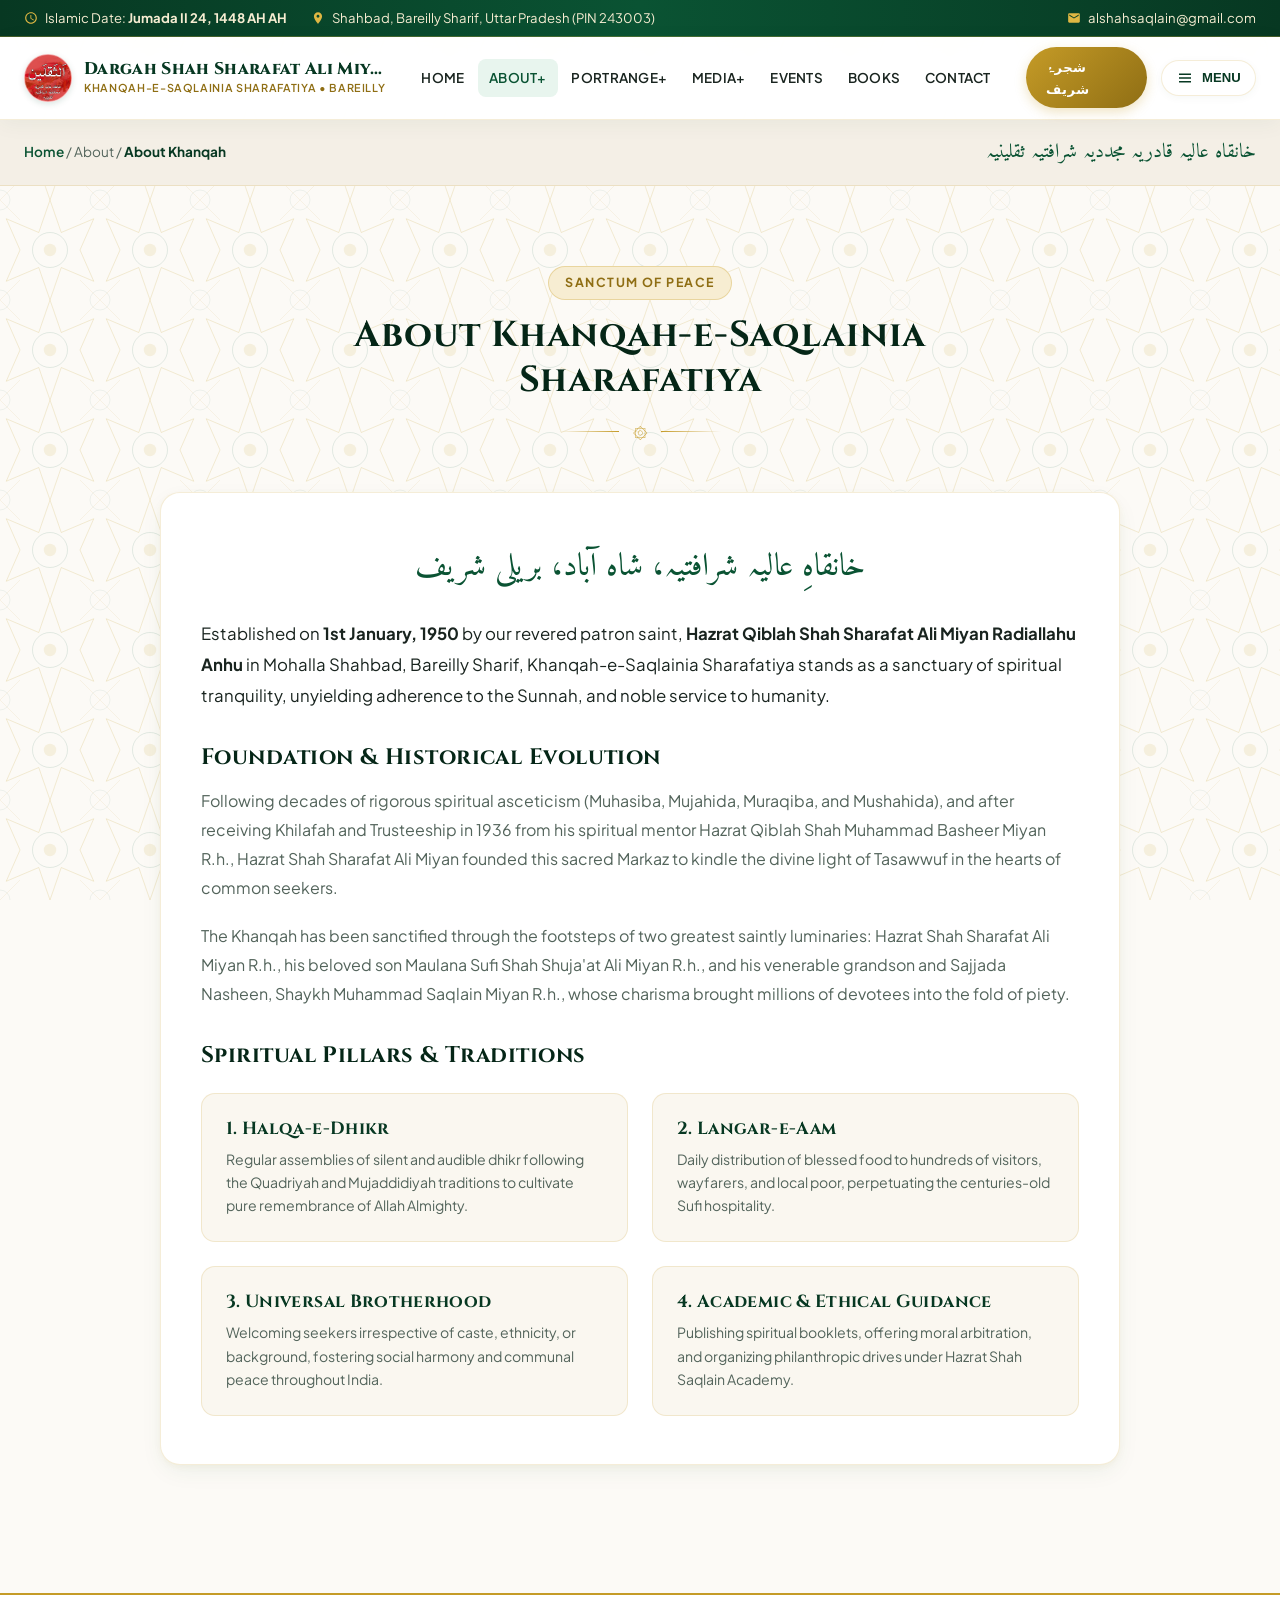
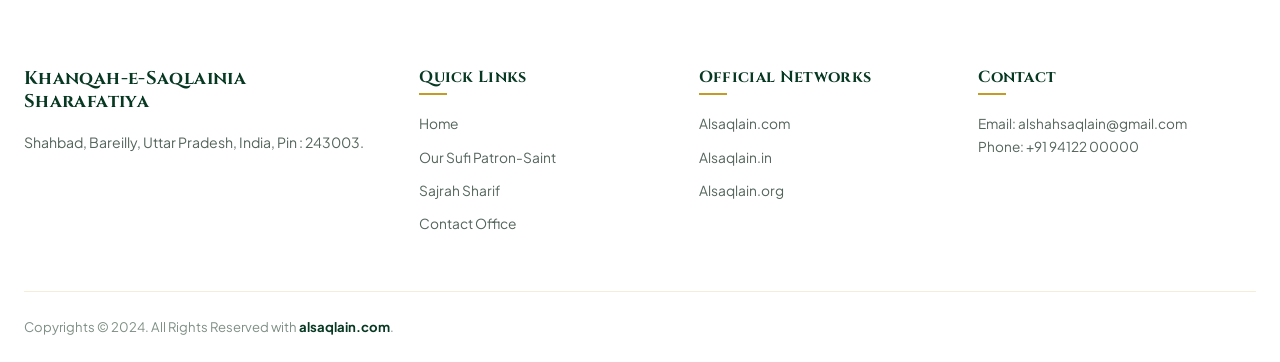
<file: about-dargah-hazrat-shah-shujaat-miya.html>
<!DOCTYPE html>
<html lang="en">
<head>
  <meta charset="UTF-8">
  <meta name="viewport" content="width=device-width, initial-scale=1.0">
  <title>About Khanqah Sharif | Dargah Hazrat Shah Sharafat Ali Miyan R.h.</title>
  <meta name="description" content="History, spiritual foundation, and sanctuary of Khanqah-e-Saqlainia Sharafatiya, Shahbad, Bareilly Sharif.">
  <link rel="stylesheet" href="css/main.css">
  <link rel="icon" type="image/png" href="assets/branding/crest-khanqah.png">
</head>
<body>

  <!-- Top Bar -->
  <div class="top-bar">
    <div class="top-bar-inner">
      <div class="top-bar-left">
        <div class="top-bar-item">
          <svg viewBox="0 0 24 24"><path d="M12 2C6.48 2 2 6.48 2 12s4.48 10 10 10 10-4.48 10-10S17.52 2 12 2zm0 18c-4.41 0-8-3.59-8-8s3.59-8 8-8 8 3.59 8 8-3.59 8-8 8zm.5-13H11v6l5.25 3.15.75-1.23-4.5-2.67z"/></svg>
          <span>Islamic Date: <strong id="current-hijri-date">1448 A.H.</strong></span>
        </div>
        <div class="top-bar-item">
          <svg viewBox="0 0 24 24"><path d="M12 2C8.13 2 5 5.13 5 9c0 5.25 7 13 7 13s7-7.75 7-13c0-3.87-3.13-7-7-7zm0 9.5c-1.38 0-2.5-1.12-2.5-2.5s1.12-2.5 2.5-2.5 2.5 1.12 2.5 2.5-1.12 2.5-2.5 2.5z"/></svg>
          <span>Shahbad, Bareilly Sharif, Uttar Pradesh (PIN 243003)</span>
        </div>
      </div>
      <div class="top-bar-right">
        <div class="top-bar-item">
          <svg viewBox="0 0 24 24"><path d="M20 4H4c-1.1 0-1.99.9-1.99 2L2 18c0 1.1.9 2 2 2h16c1.1 0 2-.9 2-2V6c0-1.1-.9-2-2-2zm0 4l-8 5-8-5V6l8 5 8-5v2z"/></svg>
          <span>alshahsaqlain@gmail.com</span>
        </div>
      </div>
    </div>
  </div>

  <!-- Header -->
  <header class="main-header">
    <div class="nav-container">
      <a href="index.html" class="brand-wrapper">
        <img src="assets/branding/crest-khanqah.png" alt="Dargah Logo" class="brand-logo-img">
        <div class="brand-text-block">
          <span class="brand-title">Dargah Shah Sharafat Ali Miyan</span>
          <span class="brand-subtitle">Khanqah-e-Saqlainia Sharafatiya • Bareilly</span>
        </div>
      </a>

      <nav class="nav-menu">
        <div class="nav-item"><a href="index.html" class="nav-link">HOME</a></div>
        <div class="nav-item">
          <a href="about-khanqah.html" class="nav-link active">ABOUT+</a>
          <div class="dropdown-menu">
            <a href="about-khanqah.html" class="dropdown-link">🕌 About Khanqah Sharif</a>
            <a href="about-other.html" class="dropdown-link">🤲 Welfare & Other Services</a>
            <a href="sufi-saint.html" class="dropdown-link">✨ Our Sufi Patron-Saint</a>
          </div>
        </div>
        <div class="nav-item">
          <a href="lineage.html" class="nav-link">PORTRANGE+</a>
          <div class="dropdown-menu">
            <a href="lineage.html" class="dropdown-link">📜 Silsila-e-Aaliyah Lineage</a>
            <a href="sajrah-sharif.html" class="dropdown-link">📖 Sajrah Sharif Reciter</a>
          </div>
        </div>
        <div class="nav-item"><a href="gallery.html" class="nav-link">MEDIA+</a></div>
        <div class="nav-item"><a href="events.html" class="nav-link">EVENTS</a></div>
        <div class="nav-item"><a href="books.html" class="nav-link">BOOKS</a></div>
        <div class="nav-item"><a href="contact.html" class="nav-link">CONTACT</a></div>
      </nav>

      <div class="nav-actions">
        <a href="sajrah-sharif.html" class="btn-shajra-badge">
          <span>شجرۂ شریف</span>
        </a>
        <button class="btn-menu-drawer open-menu-drawer">
          <svg width="18" height="18" viewBox="0 0 24 24" fill="currentColor"><path d="M4 6h16v2H4zm0 5h16v2H4zm0 5h16v2H4z"/></svg>
          <span>MENU</span>
        </button>
      </div>
    </div>
  </header>

  <!-- Offcanvas Navigation Drawer -->
  <div class="page2-overlay" id="page2-overlay">
    <div class="page2-drawer">
      <div class="page2-header">
        <div>
          <h3 class="page2-menu-title">SITE DIRECTORY</h3>
          <span style="font-size:0.75rem; color:var(--gold-dark); font-weight:600;">Khanqah-e-Saqlainia Sharafatiya</span>
        </div>
        <button class="page2-close" id="page2-close-btn">&times;</button>
      </div>

      <div class="page2-links-grid">
        <a href="index.html" class="page2-link-card">
          <span class="title">HOME</span>
          <span class="desc">Main portal & announcements</span>
        </a>
        <a href="about-khanqah.html" class="page2-link-card">
          <span class="title">ABOUT KHANQAH</span>
          <span class="desc">History & foundation 1950</span>
        </a>
        <a href="about-other.html" class="page2-link-card">
          <span class="title">ABOUT OTHER</span>
          <span class="desc">Langar & welfare services</span>
        </a>
        <a href="sufi-saint.html" class="page2-link-card">
          <span class="title">OUR SUFI SAINT</span>
          <span class="desc">Hazrat Shah Sharafat Ali Miyan</span>
        </a>
        <a href="sajrah-sharif.html" class="page2-link-card">
          <span class="title">SAJRA'H SHARIF</span>
          <span class="desc">4-Language sacred verses</span>
        </a>
        <a href="lineage.html" class="page2-link-card">
          <span class="title">LINEAGE (SILSILA)</span>
          <span class="desc">Holy genealogical chain</span>
        </a>
        <a href="gallery.html" class="page2-link-card">
          <span class="title">IMAGE GALLERY</span>
          <span class="desc">Shrine photos & Urs events</span>
        </a>
        <a href="gallery.html#videos" class="page2-link-card">
          <span class="title">VIDEO GALLERY</span>
          <span class="desc">Bayanat & Urs transmissions</span>
        </a>
        <a href="events.html" class="page2-link-card">
          <span class="title">EVENTS & URS</span>
          <span class="desc">Urs-e-Sharafati reports</span>
        </a>
        <a href="books.html" class="page2-link-card">
          <span class="title">BOOKS & LIBRARY</span>
          <span class="desc">Spiritual literature & reader</span>
        </a>
        <a href="contact.html" class="page2-link-card" style="grid-column: span 2;">
          <span class="title">CONTACT US</span>
          <span class="desc">Office, route map & messages</span>
        </a>
      </div>

      <div class="page2-info-box">
        <h4>
          <svg width="18" height="18" viewBox="0 0 24 24" fill="currentColor"><path d="M12 2C8.13 2 5 5.13 5 9c0 5.25 7 13 7 13s7-7.75 7-13c0-3.87-3.13-7-7-7zm0 9.5c-1.38 0-2.5-1.12-2.5-2.5s1.12-2.5 2.5-2.5 2.5 1.12 2.5 2.5-1.12 2.5-2.5 2.5z"/></svg>
          Dargah Hazrat Shah Sharafat Ali Miyan R.h.
        </h4>
        <p>Shahbad, Bareilly, Uttar Pradesh, India, Pin : 243003</p>
        <p><strong>Email:</strong> alshahsaqlain@gmail.com</p>
        <p><strong>Official Portals:</strong> alsaqlain.com • alsaqlain.in • alsaqlain.org</p>
      </div>

      <div class="page2-socials">
        <h5 class="page2-socials-title">Social Media Platforms</h5>
        <div class="page2-social-icons">
          <a href="https://youtube.com/@alshahsaqlain" target="_blank" class="page2-soc-btn" title="YouTube">YT</a>
          <a href="https://facebook.com/alshahsaqlain" target="_blank" class="page2-soc-btn" title="Facebook">FB</a>
          <a href="https://instagram.com/alshahsaqlain" target="_blank" class="page2-soc-btn" title="Instagram">IG</a>
          <a href="https://twitter.com/alshahsaqlain" target="_blank" class="page2-soc-btn" title="Twitter / X">X</a>
        </div>
      </div>
    </div>
  </div>

  <!-- Breadcrumb Banner (Page 4 from PDF) -->
  <div style="background:var(--bg-secondary); border-bottom:1px solid var(--border-subtle); padding:1rem 1.5rem;">
    <div class="container" style="display:flex; justify-content:space-between; align-items:center; flex-wrap:wrap; gap:0.5rem; font-size:0.85rem;">
      <div style="color:var(--text-muted);">
        <a href="index.html" style="color:var(--emerald-primary); font-weight:600;">Home</a> / About / <strong style="color:var(--emerald-dark);">About Khanqah</strong>
      </div>
      <div style="font-family:var(--font-arabic); font-size:1.25rem; color:var(--emerald-primary);">
        خانقاہ عالیہ قادریہ مجددیہ شرافتیہ ثقلینیہ
      </div>
    </div>
  </div>

  <!-- Main Content -->
  <main class="section">
    <div class="container" style="max-width:960px;">
      <div class="section-header">
        <span class="section-tag">Sanctum of Peace</span>
        <h1 class="section-title">About Khanqah-e-Saqlainia Sharafatiya</h1>
        <div class="section-divider">
          <span class="line"></span>
          <span class="ornament">۞</span>
          <span class="line right"></span>
        </div>
      </div>

      <div style="background:#fff; border:1px solid var(--border-subtle); border-radius:var(--radius-lg); padding:3rem 2.5rem; box-shadow:var(--shadow-md); margin-bottom:3rem;">
        <div style="text-align:center; font-family:var(--font-arabic); font-size:2rem; color:var(--emerald-primary); margin-bottom:1.5rem;">
          خانقاہِ عالیہ شرافتیہ، شاہ آباد، بریلی شریف
        </div>

        <p style="font-size:1.05rem; line-height:1.85; color:var(--text-main); margin-bottom:1.5rem;">
          Established on <strong>1st January, 1950</strong> by our revered patron saint, <strong>Hazrat Qiblah Shah Sharafat Ali Miyan Radiallahu Anhu</strong> in Mohalla Shahbad, Bareilly Sharif, Khanqah-e-Saqlainia Sharafatiya stands as a sanctuary of spiritual tranquility, unyielding adherence to the Sunnah, and noble service to humanity.
        </p>

        <h3 style="font-family:var(--font-heading); color:var(--emerald-deep); font-size:1.4rem; margin:2rem 0 1rem;">Foundation & Historical Evolution</h3>
        <p style="font-size:1rem; line-height:1.8; color:var(--text-muted); margin-bottom:1.25rem;">
          Following decades of rigorous spiritual asceticism (Muhasiba, Mujahida, Muraqiba, and Mushahida), and after receiving Khilafah and Trusteeship in 1936 from his spiritual mentor Hazrat Qiblah Shah Muhammad Basheer Miyan R.h., Hazrat Shah Sharafat Ali Miyan founded this sacred Markaz to kindle the divine light of Tasawwuf in the hearts of common seekers.
        </p>
        <p style="font-size:1rem; line-height:1.8; color:var(--text-muted); margin-bottom:1.25rem;">
          The Khanqah has been sanctified through the footsteps of two greatest saintly luminaries: Hazrat Shah Sharafat Ali Miyan R.h., his beloved son Maulana Sufi Shah Shuja'at Ali Miyan R.h., and his venerable grandson and Sajjada Nasheen, Shaykh Muhammad Saqlain Miyan R.h., whose charisma brought millions of devotees into the fold of piety.
        </p>

        <h3 style="font-family:var(--font-heading); color:var(--emerald-deep); font-size:1.4rem; margin:2rem 0 1rem;">Spiritual Pillars & Traditions</h3>
        <div style="display:grid; grid-template-columns:1fr 1fr; gap:1.5rem; margin-top:1.5rem;">
          <div style="background:var(--bg-card-subtle); padding:1.5rem; border-radius:var(--radius-md); border:1px solid var(--border-subtle);">
            <h4 style="color:var(--emerald-dark); font-size:1.1rem; margin-bottom:0.5rem;">1. Halqa-e-Dhikr</h4>
            <p style="font-size:0.88rem; color:var(--text-muted); margin:0;">Regular assemblies of silent and audible dhikr following the Quadriyah and Mujaddidiyah traditions to cultivate pure remembrance of Allah Almighty.</p>
          </div>
          <div style="background:var(--bg-card-subtle); padding:1.5rem; border-radius:var(--radius-md); border:1px solid var(--border-subtle);">
            <h4 style="color:var(--emerald-dark); font-size:1.1rem; margin-bottom:0.5rem;">2. Langar-e-Aam</h4>
            <p style="font-size:0.88rem; color:var(--text-muted); margin:0;">Daily distribution of blessed food to hundreds of visitors, wayfarers, and local poor, perpetuating the centuries-old Sufi hospitality.</p>
          </div>
          <div style="background:var(--bg-card-subtle); padding:1.5rem; border-radius:var(--radius-md); border:1px solid var(--border-subtle);">
            <h4 style="color:var(--emerald-dark); font-size:1.1rem; margin-bottom:0.5rem;">3. Universal Brotherhood</h4>
            <p style="font-size:0.88rem; color:var(--text-muted); margin:0;">Welcoming seekers irrespective of caste, ethnicity, or background, fostering social harmony and communal peace throughout India.</p>
          </div>
          <div style="background:var(--bg-card-subtle); padding:1.5rem; border-radius:var(--radius-md); border:1px solid var(--border-subtle);">
            <h4 style="color:var(--emerald-dark); font-size:1.1rem; margin-bottom:0.5rem;">4. Academic & Ethical Guidance</h4>
            <p style="font-size:0.88rem; color:var(--text-muted); margin:0;">Publishing spiritual booklets, offering moral arbitration, and organizing philanthropic drives under Hazrat Shah Saqlain Academy.</p>
          </div>
        </div>
      </div>
    </div>
  </main>

  <!-- Reused Footer Component -->
  <footer class="main-footer">
    <div class="footer-container">
      <div class="footer-col-about">
        <h4>Khanqah-e-Saqlainia Sharafatiya</h4>
        <p>Shahbad, Bareilly, Uttar Pradesh, India, Pin : 243003.</p>
      </div>
      <div class="footer-col">
        <h5>Quick Links</h5>
        <div class="footer-links-list">
          <a href="index.html">Home</a>
          <a href="sufi-saint.html">Our Sufi Patron-Saint</a>
          <a href="sajrah-sharif.html">Sajrah Sharif</a>
          <a href="contact.html">Contact Office</a>
        </div>
      </div>
      <div class="footer-col">
        <h5>Official Networks</h5>
        <div class="footer-links-list">
          <a href="https://alsaqlain.com">Alsaqlain.com</a>
          <a href="https://alsaqlain.in">Alsaqlain.in</a>
          <a href="https://alsaqlain.org">Alsaqlain.org</a>
        </div>
      </div>
      <div class="footer-col">
        <h5>Contact</h5>
        <p style="font-size:0.85rem;">Email: alshahsaqlain@gmail.com<br>Phone: +91 94122 00000</p>
      </div>
    </div>
    <div class="footer-bottom">
      <div class="footer-copy">Copyrights &copy; 2024. All Rights Reserved with <strong>alsaqlain.com</strong>.</div>
    </div>
  </footer>

  <!-- Human-Style Mobile Bottom App Bar -->
  <nav class="mobile-bottom-bar" aria-label="Mobile Navigation">
    <a href="index.html" class="mobile-bottom-item">
      <svg viewBox="0 0 24 24"><path d="M10 20v-6h4v6h5v-8h3L12 3 2 12h3v8z"/></svg>
      <span>Home</span>
    </a>
    <a href="sajrah-sharif.html" class="mobile-bottom-item highlight-tab">
      <svg viewBox="0 0 24 24"><path d="M18 2H6c-1.1 0-2 .9-2 2v16c0 1.1.9 2 2 2h12c1.1 0 2-.9 2-2V4c0-1.1-.9-2-2-2zM6 4h5v8l-2.5-1.5L6 12V4z"/></svg>
      <span>Sajrah</span>
    </a>
    <a href="lineage.html" class="mobile-bottom-item">
      <svg viewBox="0 0 24 24"><path d="M16 11c1.66 0 2.99-1.34 2.99-3S17.66 5 16 5c-1.66 0-3 1.34-3 3s1.34 3 3 3zm-8 0c1.66 0 2.99-1.34 2.99-3S9.66 5 8 5C6.34 5 5 6.34 5 8s1.34 3 3 3zm0 2c-2.33 0-7 1.17-7 3.5V19h14v-2.5c0-2.33-4.67-3.5-7-3.5zm8 0c-.29 0-.62.02-.97.05 1.16.84 1.97 1.97 1.97 3.45V19h6v-2.5c0-2.33-4.67-3.5-7-3.5z"/></svg>
      <span>Lineage</span>
    </a>
    <a href="gallery.html" class="mobile-bottom-item">
      <svg viewBox="0 0 24 24"><path d="M22 16V4c0-1.1-.9-2-2-2H8c-1.1 0-2 .9-2 2v12c0 1.1.9 2 2 2h12c1.1 0 2-.9 2-2zm-11-4l2.03 2.71L16 11l4 5H8l3-4zM2 6v14c0 1.1.9 2 2 2h14v-2H4V6H2z"/></svg>
      <span>Gallery</span>
    </a>
    <a href="javascript:void(0)" class="mobile-bottom-item open-menu-drawer">
      <svg viewBox="0 0 24 24"><path d="M3 18h18v-2H3v2zm0-5h18v-2H3v2zm0-7v2h18V6H3z"/></svg>
      <span>Menu</span>
    </a>
  </nav>

  <script src="js/main.js"></script>
</body>
</html>
</file>
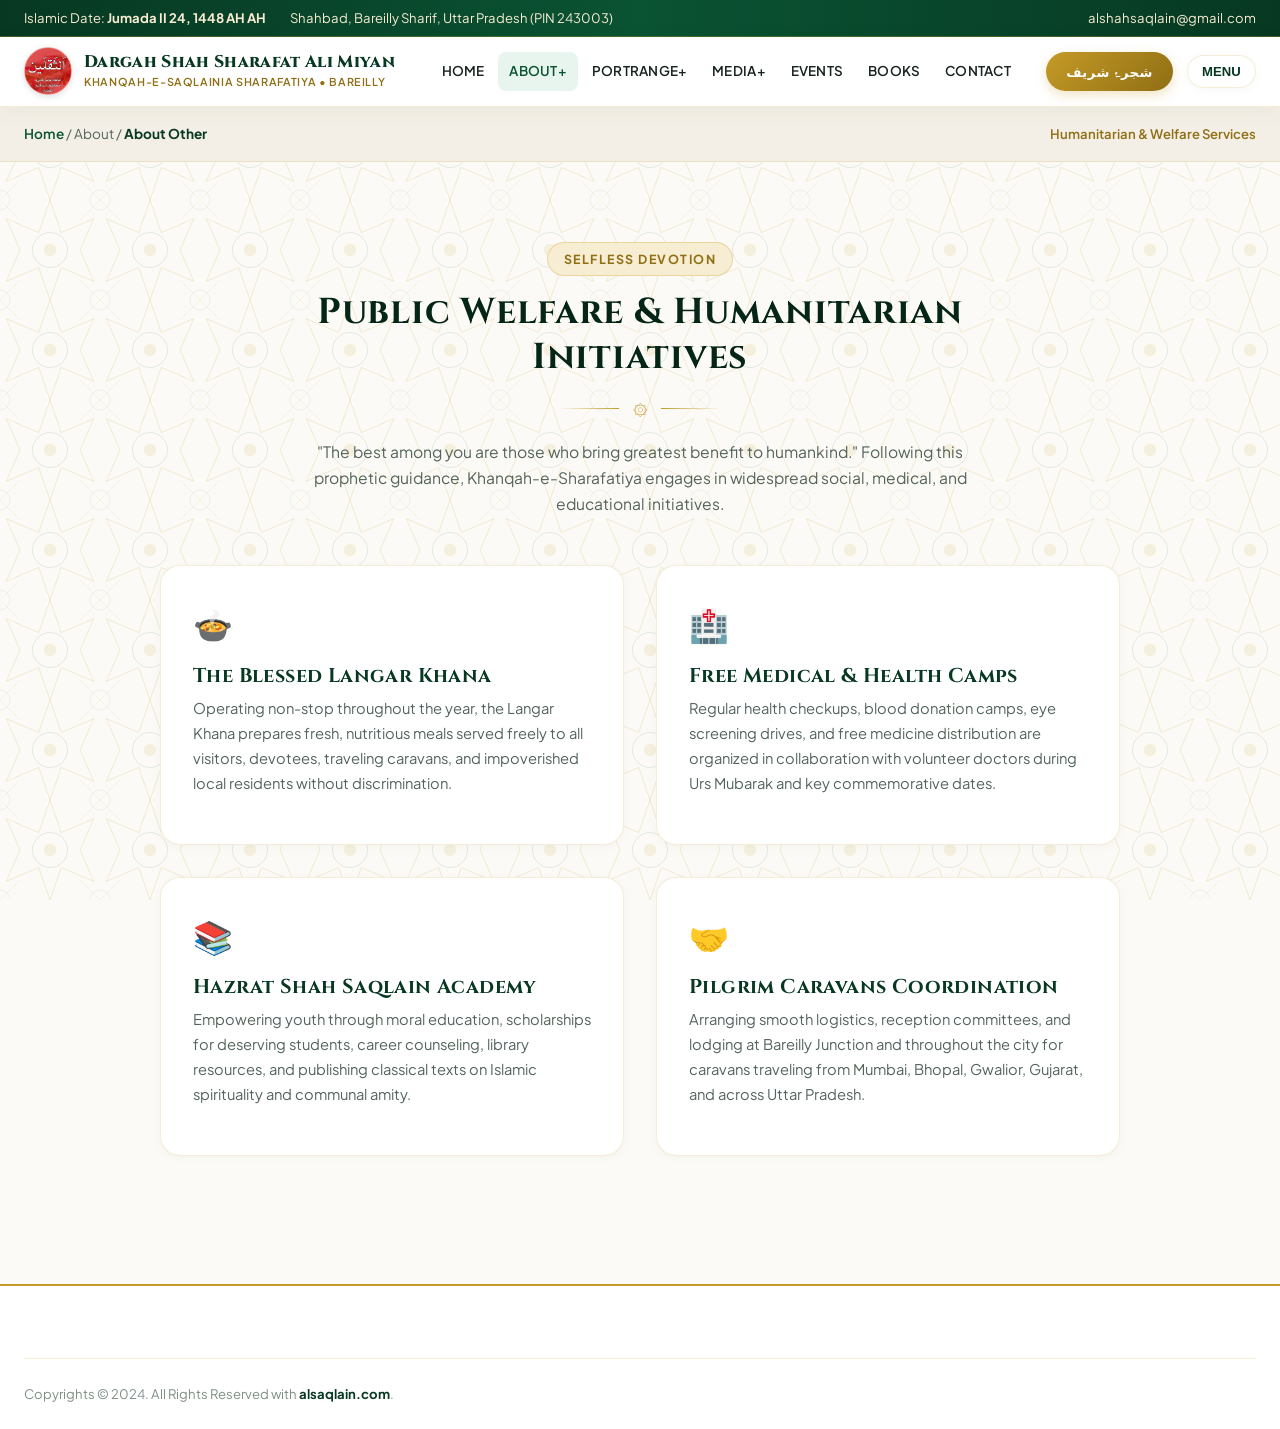
<file: about-other.html>
<!DOCTYPE html>
<html lang="en">
<head>
  <meta charset="UTF-8">
  <meta name="viewport" content="width=device-width, initial-scale=1.0">
  <title>About Other Services & Welfare | Dargah Hazrat Shah Sharafat Ali Miyan R.h.</title>
  <meta name="description" content="Community service, Langar Khana, Shah Saqlain Academy, and humanitarian welfare initiatives of Khanqah-e-Saqlainia Sharafatiya.">
  <link rel="stylesheet" href="css/main.css">
  <link rel="icon" type="image/png" href="assets/branding/crest-khanqah.png">
</head>
<body>

  <!-- Top Bar -->
  <div class="top-bar">
    <div class="top-bar-inner">
      <div class="top-bar-left">
        <div class="top-bar-item">
          <span>Islamic Date: <strong id="current-hijri-date">1448 A.H.</strong></span>
        </div>
        <div class="top-bar-item">
          <span>Shahbad, Bareilly Sharif, Uttar Pradesh (PIN 243003)</span>
        </div>
      </div>
      <div class="top-bar-right">
        <div class="top-bar-item">
          <span>alshahsaqlain@gmail.com</span>
        </div>
      </div>
    </div>
  </div>

  <!-- Header -->
  <header class="main-header">
    <div class="nav-container">
      <a href="index.html" class="brand-wrapper">
        <img src="assets/branding/crest-khanqah.png" alt="Dargah Logo" class="brand-logo-img">
        <div class="brand-text-block">
          <span class="brand-title">Dargah Shah Sharafat Ali Miyan</span>
          <span class="brand-subtitle">Khanqah-e-Saqlainia Sharafatiya • Bareilly</span>
        </div>
      </a>

      <nav class="nav-menu">
        <div class="nav-item"><a href="index.html" class="nav-link">HOME</a></div>
        <div class="nav-item">
          <a href="about-khanqah.html" class="nav-link active">ABOUT+</a>
          <div class="dropdown-menu">
            <a href="about-khanqah.html" class="dropdown-link">🕌 About Khanqah Sharif</a>
            <a href="about-other.html" class="dropdown-link">🤲 Welfare & Other Services</a>
            <a href="sufi-saint.html" class="dropdown-link">✨ Our Sufi Patron-Saint</a>
          </div>
        </div>
        <div class="nav-item">
          <a href="lineage.html" class="nav-link">PORTRANGE+</a>
          <div class="dropdown-menu">
            <a href="lineage.html" class="dropdown-link">📜 Silsila-e-Aaliyah Lineage</a>
            <a href="sajrah-sharif.html" class="dropdown-link">📖 Sajrah Sharif Reciter</a>
          </div>
        </div>
        <div class="nav-item"><a href="gallery.html" class="nav-link">MEDIA+</a></div>
        <div class="nav-item"><a href="events.html" class="nav-link">EVENTS</a></div>
        <div class="nav-item"><a href="books.html" class="nav-link">BOOKS</a></div>
        <div class="nav-item"><a href="contact.html" class="nav-link">CONTACT</a></div>
      </nav>

      <div class="nav-actions">
        <a href="sajrah-sharif.html" class="btn-shajra-badge"><span>شجرۂ شریف</span></a>
        <button class="btn-menu-drawer open-menu-drawer"><span>MENU</span></button>
      </div>
    </div>
  </header>

  <!-- Offcanvas Navigation Drawer -->
  <div class="page2-overlay" id="page2-overlay">
    <div class="page2-drawer">
      <div class="page2-header">
        <div>
          <h3 class="page2-menu-title">SITE DIRECTORY</h3>
          <span style="font-size:0.75rem; color:var(--gold-dark); font-weight:600;">Khanqah-e-Saqlainia Sharafatiya</span>
        </div>
        <button class="page2-close" id="page2-close-btn">&times;</button>
      </div>

      <div class="page2-links-grid">
        <a href="index.html" class="page2-link-card">
          <span class="title">HOME</span>
          <span class="desc">Main portal & announcements</span>
        </a>
        <a href="about-khanqah.html" class="page2-link-card">
          <span class="title">ABOUT KHANQAH</span>
          <span class="desc">History & foundation 1950</span>
        </a>
        <a href="about-other.html" class="page2-link-card">
          <span class="title">ABOUT OTHER</span>
          <span class="desc">Langar & welfare services</span>
        </a>
        <a href="sufi-saint.html" class="page2-link-card">
          <span class="title">OUR SUFI SAINT</span>
          <span class="desc">Hazrat Shah Sharafat Ali Miyan</span>
        </a>
        <a href="sajrah-sharif.html" class="page2-link-card">
          <span class="title">SAJRA'H SHARIF</span>
          <span class="desc">4-Language sacred verses</span>
        </a>
        <a href="lineage.html" class="page2-link-card">
          <span class="title">LINEAGE (SILSILA)</span>
          <span class="desc">Holy genealogical chain</span>
        </a>
        <a href="gallery.html" class="page2-link-card">
          <span class="title">IMAGE GALLERY</span>
          <span class="desc">Shrine photos & Urs events</span>
        </a>
        <a href="gallery.html#videos" class="page2-link-card">
          <span class="title">VIDEO GALLERY</span>
          <span class="desc">Bayanat & Urs transmissions</span>
        </a>
        <a href="events.html" class="page2-link-card">
          <span class="title">EVENTS & URS</span>
          <span class="desc">Urs-e-Sharafati reports</span>
        </a>
        <a href="books.html" class="page2-link-card">
          <span class="title">BOOKS & LIBRARY</span>
          <span class="desc">Spiritual literature & reader</span>
        </a>
        <a href="contact.html" class="page2-link-card" style="grid-column: span 2;">
          <span class="title">CONTACT US</span>
          <span class="desc">Office, route map & messages</span>
        </a>
      </div>

      <div class="page2-info-box">
        <h4>
          <svg width="18" height="18" viewBox="0 0 24 24" fill="currentColor"><path d="M12 2C8.13 2 5 5.13 5 9c0 5.25 7 13 7 13s7-7.75 7-13c0-3.87-3.13-7-7-7zm0 9.5c-1.38 0-2.5-1.12-2.5-2.5s1.12-2.5 2.5-2.5 2.5 1.12 2.5 2.5-1.12 2.5-2.5 2.5z"/></svg>
          Dargah Hazrat Shah Sharafat Ali Miyan R.h.
        </h4>
        <p>Shahbad, Bareilly, Uttar Pradesh, India, Pin : 243003</p>
        <p><strong>Email:</strong> alshahsaqlain@gmail.com</p>
        <p><strong>Official Portals:</strong> alsaqlain.com • alsaqlain.in • alsaqlain.org</p>
      </div>

      <div class="page2-socials">
        <h5 class="page2-socials-title">Social Media Platforms</h5>
        <div class="page2-social-icons">
          <a href="https://youtube.com/@alshahsaqlain" target="_blank" class="page2-soc-btn" title="YouTube">YT</a>
          <a href="https://facebook.com/alshahsaqlain" target="_blank" class="page2-soc-btn" title="Facebook">FB</a>
          <a href="https://instagram.com/alshahsaqlain" target="_blank" class="page2-soc-btn" title="Instagram">IG</a>
          <a href="https://twitter.com/alshahsaqlain" target="_blank" class="page2-soc-btn" title="Twitter / X">X</a>
        </div>
      </div>
    </div>
  </div>

  <!-- Breadcrumb -->
  <div style="background:var(--bg-secondary); border-bottom:1px solid var(--border-subtle); padding:1rem 1.5rem;">
    <div class="container" style="display:flex; justify-content:space-between; align-items:center; flex-wrap:wrap; font-size:0.85rem;">
      <div style="color:var(--text-muted);">
        <a href="index.html" style="color:var(--emerald-primary); font-weight:600;">Home</a> / About / <strong style="color:var(--emerald-dark);">About Other</strong>
      </div>
      <div style="font-size:0.82rem; color:var(--gold-dark); font-weight:600;">Humanitarian & Welfare Services</div>
    </div>
  </div>

  <main class="section">
    <div class="container" style="max-width:960px;">
      <div class="section-header">
        <span class="section-tag">Selfless Devotion</span>
        <h1 class="section-title">Public Welfare & Humanitarian Initiatives</h1>
        <div class="section-divider">
          <span class="line"></span>
          <span class="ornament">۞</span>
          <span class="line right"></span>
        </div>
        <p class="section-subtitle">
          "The best among you are those who bring greatest benefit to humankind." Following this prophetic guidance, Khanqah-e-Sharafatiya engages in widespread social, medical, and educational initiatives.
        </p>
      </div>

      <div style="display:grid; grid-template-columns:1fr 1fr; gap:2rem; margin-bottom:3rem;">
        <div style="background:#fff; border:1px solid var(--border-subtle); border-radius:var(--radius-lg); padding:2rem; box-shadow:var(--shadow-sm);">
          <div style="font-size:2rem; margin-bottom:0.75rem;">🍲</div>
          <h3 style="font-family:var(--font-heading); color:var(--emerald-dark); font-size:1.25rem; margin-bottom:0.5rem;">The Blessed Langar Khana</h3>
          <p style="font-size:0.92rem; color:var(--text-muted); line-height:1.7;">
            Operating non-stop throughout the year, the Langar Khana prepares fresh, nutritious meals served freely to all visitors, devotees, traveling caravans, and impoverished local residents without discrimination.
          </p>
        </div>

        <div style="background:#fff; border:1px solid var(--border-subtle); border-radius:var(--radius-lg); padding:2rem; box-shadow:var(--shadow-sm);">
          <div style="font-size:2rem; margin-bottom:0.75rem;">🏥</div>
          <h3 style="font-family:var(--font-heading); color:var(--emerald-dark); font-size:1.25rem; margin-bottom:0.5rem;">Free Medical & Health Camps</h3>
          <p style="font-size:0.92rem; color:var(--text-muted); line-height:1.7;">
            Regular health checkups, blood donation camps, eye screening drives, and free medicine distribution are organized in collaboration with volunteer doctors during Urs Mubarak and key commemorative dates.
          </p>
        </div>

        <div style="background:#fff; border:1px solid var(--border-subtle); border-radius:var(--radius-lg); padding:2rem; box-shadow:var(--shadow-sm);">
          <div style="font-size:2rem; margin-bottom:0.75rem;">📚</div>
          <h3 style="font-family:var(--font-heading); color:var(--emerald-dark); font-size:1.25rem; margin-bottom:0.5rem;">Hazrat Shah Saqlain Academy</h3>
          <p style="font-size:0.92rem; color:var(--text-muted); line-height:1.7;">
            Empowering youth through moral education, scholarships for deserving students, career counseling, library resources, and publishing classical texts on Islamic spirituality and communal amity.
          </p>
        </div>

        <div style="background:#fff; border:1px solid var(--border-subtle); border-radius:var(--radius-lg); padding:2rem; box-shadow:var(--shadow-sm);">
          <div style="font-size:2rem; margin-bottom:0.75rem;">🤝</div>
          <h3 style="font-family:var(--font-heading); color:var(--emerald-dark); font-size:1.25rem; margin-bottom:0.5rem;">Pilgrim Caravans Coordination</h3>
          <p style="font-size:0.92rem; color:var(--text-muted); line-height:1.7;">
            Arranging smooth logistics, reception committees, and lodging at Bareilly Junction and throughout the city for caravans traveling from Mumbai, Bhopal, Gwalior, Gujarat, and across Uttar Pradesh.
          </p>
        </div>
      </div>
    </div>
  </main>

  <footer class="main-footer">
    <div class="footer-bottom">
      <div class="footer-copy">Copyrights &copy; 2024. All Rights Reserved with <strong>alsaqlain.com</strong>.</div>
    </div>
  </footer>

  <!-- Human-Style Mobile Bottom App Bar -->
  <nav class="mobile-bottom-bar" aria-label="Mobile Navigation">
    <a href="index.html" class="mobile-bottom-item">
      <svg viewBox="0 0 24 24"><path d="M10 20v-6h4v6h5v-8h3L12 3 2 12h3v8z"/></svg>
      <span>Home</span>
    </a>
    <a href="sajrah-sharif.html" class="mobile-bottom-item highlight-tab">
      <svg viewBox="0 0 24 24"><path d="M18 2H6c-1.1 0-2 .9-2 2v16c0 1.1.9 2 2 2h12c1.1 0 2-.9 2-2V4c0-1.1-.9-2-2-2zM6 4h5v8l-2.5-1.5L6 12V4z"/></svg>
      <span>Sajrah</span>
    </a>
    <a href="lineage.html" class="mobile-bottom-item">
      <svg viewBox="0 0 24 24"><path d="M16 11c1.66 0 2.99-1.34 2.99-3S17.66 5 16 5c-1.66 0-3 1.34-3 3s1.34 3 3 3zm-8 0c1.66 0 2.99-1.34 2.99-3S9.66 5 8 5C6.34 5 5 6.34 5 8s1.34 3 3 3zm0 2c-2.33 0-7 1.17-7 3.5V19h14v-2.5c0-2.33-4.67-3.5-7-3.5zm8 0c-.29 0-.62.02-.97.05 1.16.84 1.97 1.97 1.97 3.45V19h6v-2.5c0-2.33-4.67-3.5-7-3.5z"/></svg>
      <span>Lineage</span>
    </a>
    <a href="gallery.html" class="mobile-bottom-item">
      <svg viewBox="0 0 24 24"><path d="M22 16V4c0-1.1-.9-2-2-2H8c-1.1 0-2 .9-2 2v12c0 1.1.9 2 2 2h12c1.1 0 2-.9 2-2zm-11-4l2.03 2.71L16 11l4 5H8l3-4zM2 6v14c0 1.1.9 2 2 2h14v-2H4V6H2z"/></svg>
      <span>Gallery</span>
    </a>
    <a href="javascript:void(0)" class="mobile-bottom-item open-menu-drawer">
      <svg viewBox="0 0 24 24"><path d="M3 18h18v-2H3v2zm0-5h18v-2H3v2zm0-7v2h18V6H3z"/></svg>
      <span>Menu</span>
    </a>
  </nav>

  <script src="js/main.js"></script>
</body>
</html>
</file>
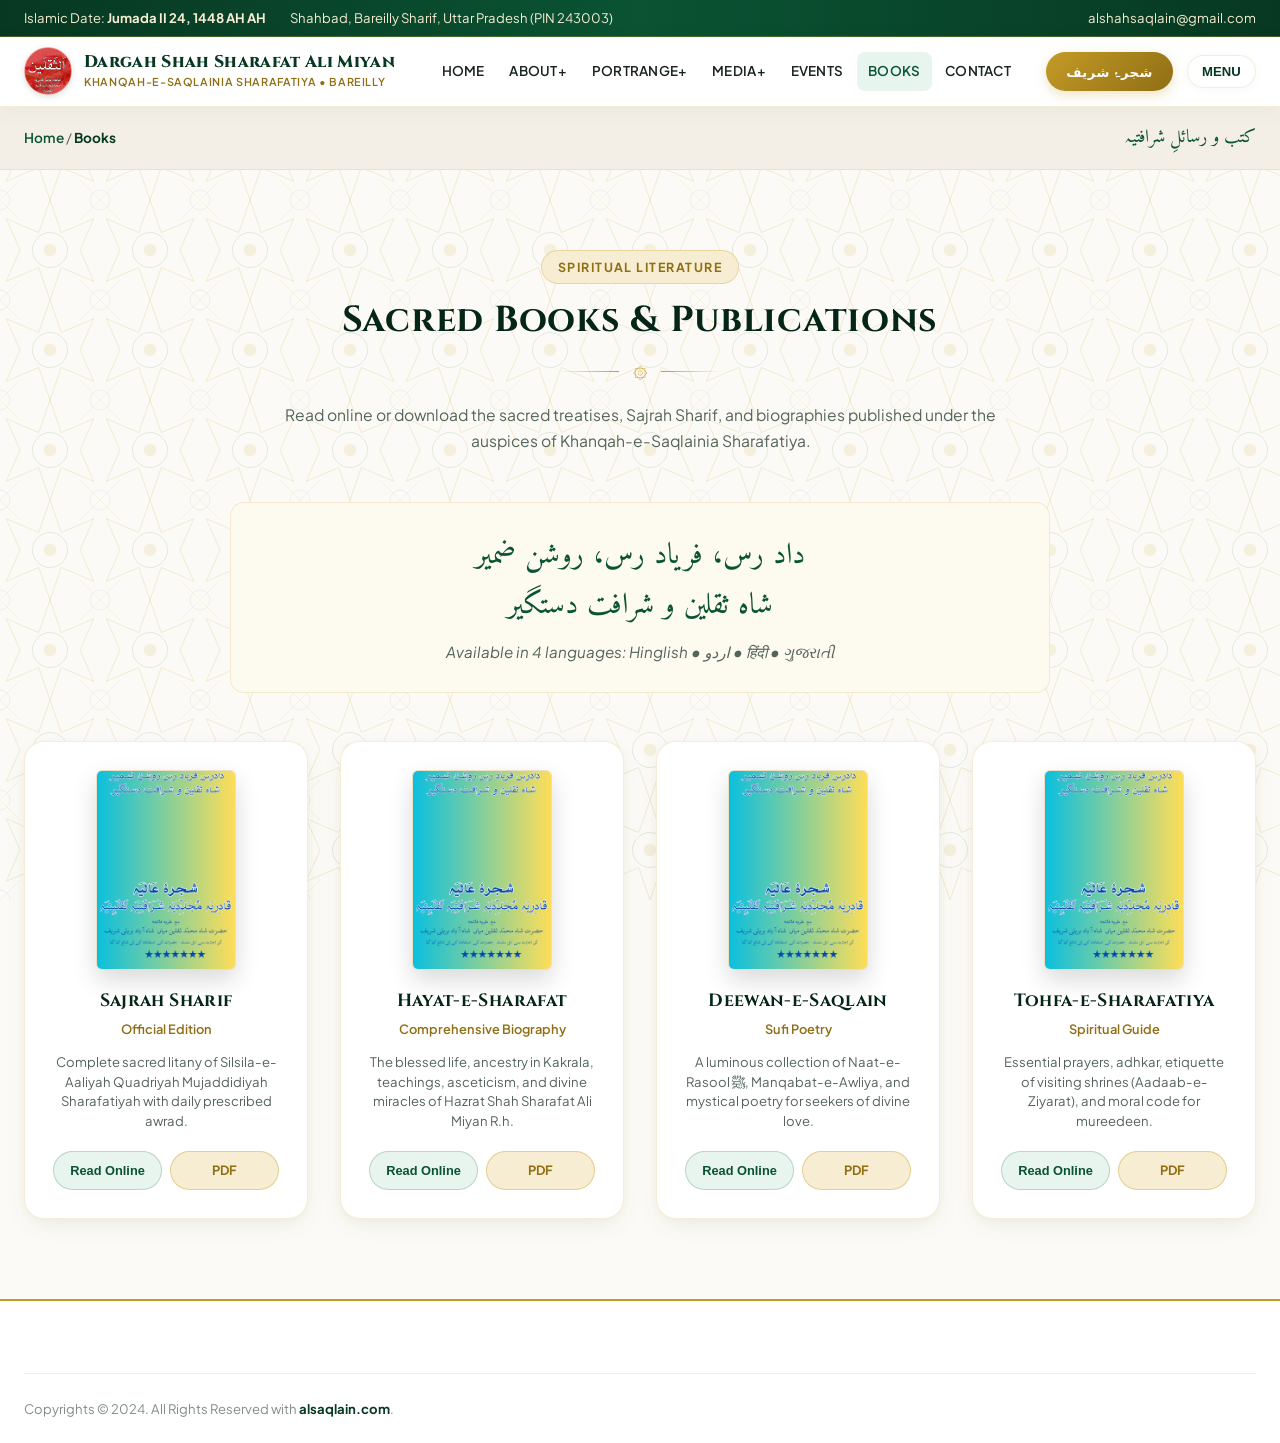
<file: books.html>
<!DOCTYPE html>
<html lang="en">
<head>
  <meta charset="UTF-8">
  <meta name="viewport" content="width=device-width, initial-scale=1.0">
  <title>Books & Publications | Dargah Hazrat Shah Sharafat Ali Miyan R.h.</title>
  <meta name="description" content="Digital Library of holy books, Sajrah Sharif booklets, and biographical treatises of Khanqah-e-Saqlainia Sharafatiya.">
  <link rel="stylesheet" href="css/main.css">
  <link rel="icon" type="image/png" href="assets/branding/crest-khanqah.png">
</head>
<body>

  <!-- Top Bar -->
  <div class="top-bar">
    <div class="top-bar-inner">
      <div class="top-bar-left">
        <div class="top-bar-item"><span>Islamic Date: <strong id="current-hijri-date">1448 A.H.</strong></span></div>
        <div class="top-bar-item"><span>Shahbad, Bareilly Sharif, Uttar Pradesh (PIN 243003)</span></div>
      </div>
      <div class="top-bar-right">
        <div class="top-bar-item"><span>alshahsaqlain@gmail.com</span></div>
      </div>
    </div>
  </div>

  <!-- Header -->
  <header class="main-header">
    <div class="nav-container">
      <a href="index.html" class="brand-wrapper">
        <img src="assets/branding/crest-khanqah.png" alt="Dargah Logo" class="brand-logo-img">
        <div class="brand-text-block">
          <span class="brand-title">Dargah Shah Sharafat Ali Miyan</span>
          <span class="brand-subtitle">Khanqah-e-Saqlainia Sharafatiya • Bareilly</span>
        </div>
      </a>

      <nav class="nav-menu">
        <div class="nav-item"><a href="index.html" class="nav-link">HOME</a></div>
        <div class="nav-item"><a href="about-khanqah.html" class="nav-link">ABOUT+</a></div>
        <div class="nav-item"><a href="lineage.html" class="nav-link">PORTRANGE+</a></div>
        <div class="nav-item"><a href="gallery.html" class="nav-link">MEDIA+</a></div>
        <div class="nav-item"><a href="events.html" class="nav-link">EVENTS</a></div>
        <div class="nav-item"><a href="books.html" class="nav-link active">BOOKS</a></div>
        <div class="nav-item"><a href="contact.html" class="nav-link">CONTACT</a></div>
      </nav>

      <div class="nav-actions">
        <a href="sajrah-sharif.html" class="btn-shajra-badge"><span>شجرۂ شریف</span></a>
        <button class="btn-menu-drawer open-menu-drawer"><span>MENU</span></button>
      </div>
    </div>
  </header>

  <!-- Offcanvas Navigation Drawer -->
  <div class="page2-overlay" id="page2-overlay">
    <div class="page2-drawer">
      <div class="page2-header">
        <div>
          <h3 class="page2-menu-title">SITE DIRECTORY</h3>
          <span style="font-size:0.75rem; color:var(--gold-dark); font-weight:600;">Khanqah-e-Saqlainia Sharafatiya</span>
        </div>
        <button class="page2-close" id="page2-close-btn">&times;</button>
      </div>

      <div class="page2-links-grid">
        <a href="index.html" class="page2-link-card">
          <span class="title">HOME</span>
          <span class="desc">Main portal & announcements</span>
        </a>
        <a href="about-khanqah.html" class="page2-link-card">
          <span class="title">ABOUT KHANQAH</span>
          <span class="desc">History & foundation 1950</span>
        </a>
        <a href="about-other.html" class="page2-link-card">
          <span class="title">ABOUT OTHER</span>
          <span class="desc">Langar & welfare services</span>
        </a>
        <a href="sufi-saint.html" class="page2-link-card">
          <span class="title">OUR SUFI SAINT</span>
          <span class="desc">Hazrat Shah Sharafat Ali Miyan</span>
        </a>
        <a href="sajrah-sharif.html" class="page2-link-card">
          <span class="title">SAJRA'H SHARIF</span>
          <span class="desc">4-Language sacred verses</span>
        </a>
        <a href="lineage.html" class="page2-link-card">
          <span class="title">LINEAGE (SILSILA)</span>
          <span class="desc">Holy genealogical chain</span>
        </a>
        <a href="gallery.html" class="page2-link-card">
          <span class="title">IMAGE GALLERY</span>
          <span class="desc">Shrine photos & Urs events</span>
        </a>
        <a href="gallery.html#videos" class="page2-link-card">
          <span class="title">VIDEO GALLERY</span>
          <span class="desc">Bayanat & Urs transmissions</span>
        </a>
        <a href="events.html" class="page2-link-card">
          <span class="title">EVENTS & URS</span>
          <span class="desc">Urs-e-Sharafati reports</span>
        </a>
        <a href="books.html" class="page2-link-card">
          <span class="title">BOOKS & LIBRARY</span>
          <span class="desc">Spiritual literature & reader</span>
        </a>
        <a href="contact.html" class="page2-link-card" style="grid-column: span 2;">
          <span class="title">CONTACT US</span>
          <span class="desc">Office, route map & messages</span>
        </a>
      </div>

      <div class="page2-info-box">
        <h4>
          <svg width="18" height="18" viewBox="0 0 24 24" fill="currentColor"><path d="M12 2C8.13 2 5 5.13 5 9c0 5.25 7 13 7 13s7-7.75 7-13c0-3.87-3.13-7-7-7zm0 9.5c-1.38 0-2.5-1.12-2.5-2.5s1.12-2.5 2.5-2.5 2.5 1.12 2.5 2.5-1.12 2.5-2.5 2.5z"/></svg>
          Dargah Hazrat Shah Sharafat Ali Miyan R.h.
        </h4>
        <p>Shahbad, Bareilly, Uttar Pradesh, India, Pin : 243003</p>
        <p><strong>Email:</strong> alshahsaqlain@gmail.com</p>
        <p><strong>Official Portals:</strong> alsaqlain.com • alsaqlain.in • alsaqlain.org</p>
      </div>

      <div class="page2-socials">
        <h5 class="page2-socials-title">Social Media Platforms</h5>
        <div class="page2-social-icons">
          <a href="https://youtube.com/@alshahsaqlain" target="_blank" class="page2-soc-btn" title="YouTube">YT</a>
          <a href="https://facebook.com/alshahsaqlain" target="_blank" class="page2-soc-btn" title="Facebook">FB</a>
          <a href="https://instagram.com/alshahsaqlain" target="_blank" class="page2-soc-btn" title="Instagram">IG</a>
          <a href="https://twitter.com/alshahsaqlain" target="_blank" class="page2-soc-btn" title="Twitter / X">X</a>
        </div>
      </div>
    </div>
  </div>

  <!-- Breadcrumb -->
  <div style="background:var(--bg-secondary); border-bottom:1px solid var(--border-subtle); padding:1rem 1.5rem;">
    <div class="container" style="display:flex; justify-content:space-between; align-items:center; flex-wrap:wrap; font-size:0.85rem;">
      <div style="color:var(--text-muted);">
        <a href="index.html" style="color:var(--emerald-primary); font-weight:600;">Home</a> / <strong style="color:var(--emerald-dark);">Books</strong>
      </div>
      <div style="font-family:var(--font-arabic); font-size:1.15rem; color:var(--emerald-primary);">کتب و رسائلِ شرافتیہ</div>
    </div>
  </div>

  <main class="section">
    <div class="container">
      <div class="section-header">
        <span class="section-tag">Spiritual Literature</span>
        <h1 class="section-title">Sacred Books & Publications</h1>
        <div class="section-divider">
          <span class="line"></span>
          <span class="ornament">۞</span>
          <span class="line right"></span>
        </div>
        <p class="section-subtitle">
          Read online or download the sacred treatises, Sajrah Sharif, and biographies published under the auspices of Khanqah-e-Saqlainia Sharafatiya.
        </p>
      </div>

      <!-- Persian Couplet Banner (Page 12 from PDF) -->
      <div class="sajrah-couplet-highlight" style="max-width:820px; margin:0 auto 3rem;">
        <div class="couplet-arabic">
          داد رس، فریاد رس، روشن ضمیر<br>
          شاہ ثقلین و شرافت دستگیر
        </div>
        <div class="couplet-meaning">
          Available in 4 languages: Hinglish • اردو • हिंदी • ગુજરાતી
        </div>
      </div>

      <div class="books-grid">
        <div class="book-card">
          <div class="book-cover-wrap">
            <img src="assets/images/book-sajrah.png" alt="Sajrah Sharif Booklet" class="book-cover-img">
          </div>
          <h4 class="book-title">Sajrah Sharif</h4>
          <span class="book-author">Official Edition</span>
          <p class="book-desc">
            Complete sacred litany of Silsila-e-Aaliyah Quadriyah Mujaddidiyah Sharafatiyah with daily prescribed awrad.
          </p>
          <div class="book-actions">
            <button class="btn-read btn-read-book" data-book="sajrah-sharif">Read Online</button>
            <a href="assets/images/book-sajrah.png" download class="btn-dl">PDF</a>
          </div>
        </div>

        <div class="book-card">
          <div class="book-cover-wrap">
            <img src="assets/images/book-sajrah.png" alt="Hayat-e-Sharafat" class="book-cover-img">
          </div>
          <h4 class="book-title">Hayat-e-Sharafat</h4>
          <span class="book-author">Comprehensive Biography</span>
          <p class="book-desc">
            The blessed life, ancestry in Kakrala, teachings, asceticism, and divine miracles of Hazrat Shah Sharafat Ali Miyan R.h.
          </p>
          <div class="book-actions">
            <button class="btn-read btn-read-book" data-book="hayat-e-sharafat">Read Online</button>
            <a href="assets/images/book-sajrah.png" download class="btn-dl">PDF</a>
          </div>
        </div>

        <div class="book-card">
          <div class="book-cover-wrap">
            <img src="assets/images/book-sajrah.png" alt="Deewan-e-Saqlain" class="book-cover-img">
          </div>
          <h4 class="book-title">Deewan-e-Saqlain</h4>
          <span class="book-author">Sufi Poetry</span>
          <p class="book-desc">
            A luminous collection of Naat-e-Rasool ﷺ, Manqabat-e-Awliya, and mystical poetry for seekers of divine love.
          </p>
          <div class="book-actions">
            <button class="btn-read btn-read-book" data-book="sajrah-sharif">Read Online</button>
            <a href="assets/images/book-sajrah.png" download class="btn-dl">PDF</a>
          </div>
        </div>

        <div class="book-card">
          <div class="book-cover-wrap">
            <img src="assets/images/book-sajrah.png" alt="Tohfa-e-Sharafatiya" class="book-cover-img">
          </div>
          <h4 class="book-title">Tohfa-e-Sharafatiya</h4>
          <span class="book-author">Spiritual Guide</span>
          <p class="book-desc">
            Essential prayers, adhkar, etiquette of visiting shrines (Aadaab-e-Ziyarat), and moral code for mureedeen.
          </p>
          <div class="book-actions">
            <button class="btn-read btn-read-book" data-book="sajrah-sharif">Read Online</button>
            <a href="assets/images/book-sajrah.png" download class="btn-dl">PDF</a>
          </div>
        </div>
      </div>
    </div>
  </main>

  <footer class="main-footer">
    <div class="footer-bottom">
      <div class="footer-copy">Copyrights &copy; 2024. All Rights Reserved with <strong>alsaqlain.com</strong>.</div>
    </div>
  </footer>

  <!-- Book Reader Modal -->
  <div class="custom-modal" id="book-reader-modal">
    <div class="modal-inner">
      <button class="modal-close-btn" id="book-reader-close">&times;</button>
      <h2 id="reader-book-title" style="font-family:var(--font-heading); color:var(--emerald-dark); margin-bottom:1rem; text-align:center;">Book Reader</h2>
      <div id="reader-content-body"></div>
    </div>
  </div>

  <!-- Human-Style Mobile Bottom App Bar -->
  <nav class="mobile-bottom-bar" aria-label="Mobile Navigation">
    <a href="index.html" class="mobile-bottom-item">
      <svg viewBox="0 0 24 24"><path d="M10 20v-6h4v6h5v-8h3L12 3 2 12h3v8z"/></svg>
      <span>Home</span>
    </a>
    <a href="sajrah-sharif.html" class="mobile-bottom-item highlight-tab">
      <svg viewBox="0 0 24 24"><path d="M18 2H6c-1.1 0-2 .9-2 2v16c0 1.1.9 2 2 2h12c1.1 0 2-.9 2-2V4c0-1.1-.9-2-2-2zM6 4h5v8l-2.5-1.5L6 12V4z"/></svg>
      <span>Sajrah</span>
    </a>
    <a href="lineage.html" class="mobile-bottom-item">
      <svg viewBox="0 0 24 24"><path d="M16 11c1.66 0 2.99-1.34 2.99-3S17.66 5 16 5c-1.66 0-3 1.34-3 3s1.34 3 3 3zm-8 0c1.66 0 2.99-1.34 2.99-3S9.66 5 8 5C6.34 5 5 6.34 5 8s1.34 3 3 3zm0 2c-2.33 0-7 1.17-7 3.5V19h14v-2.5c0-2.33-4.67-3.5-7-3.5zm8 0c-.29 0-.62.02-.97.05 1.16.84 1.97 1.97 1.97 3.45V19h6v-2.5c0-2.33-4.67-3.5-7-3.5z"/></svg>
      <span>Lineage</span>
    </a>
    <a href="gallery.html" class="mobile-bottom-item">
      <svg viewBox="0 0 24 24"><path d="M22 16V4c0-1.1-.9-2-2-2H8c-1.1 0-2 .9-2 2v12c0 1.1.9 2 2 2h12c1.1 0 2-.9 2-2zm-11-4l2.03 2.71L16 11l4 5H8l3-4zM2 6v14c0 1.1.9 2 2 2h14v-2H4V6H2z"/></svg>
      <span>Gallery</span>
    </a>
    <a href="javascript:void(0)" class="mobile-bottom-item open-menu-drawer">
      <svg viewBox="0 0 24 24"><path d="M3 18h18v-2H3v2zm0-5h18v-2H3v2zm0-7v2h18V6H3z"/></svg>
      <span>Menu</span>
    </a>
  </nav>

  <script src="js/main.js"></script>
</body>
</html>
</file>
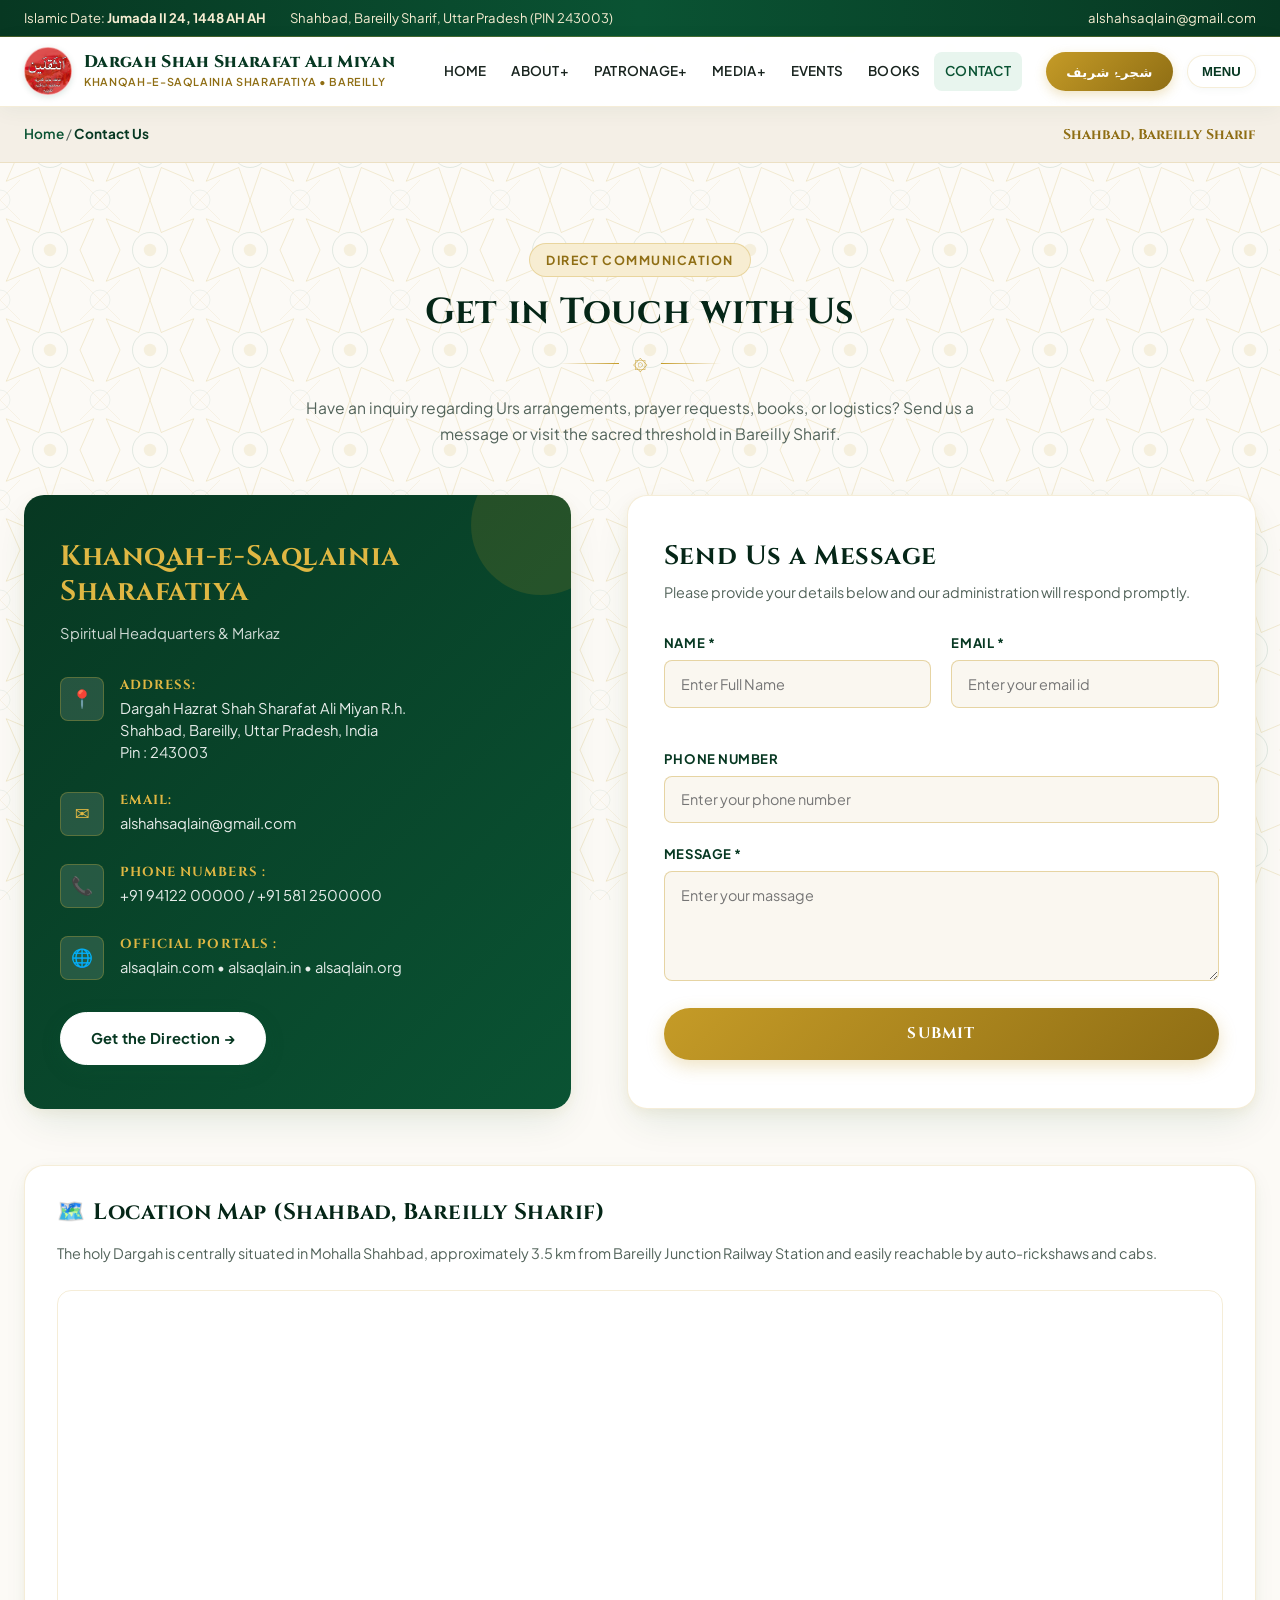
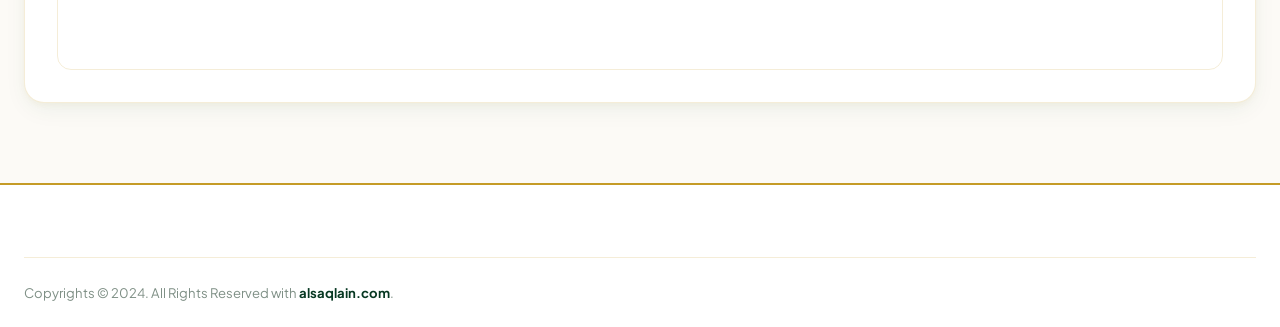
<file: contact.html>
<!DOCTYPE html>
<html lang="en">
<head>
  <meta charset="UTF-8">
  <meta name="viewport" content="width=device-width, initial-scale=1.0">
  <title>Contact & Directions | Dargah Hazrat Shah Sharafat Ali Miyan R.h.</title>
  <meta name="description" content="Get in touch with Khanqah-e-Saqlainia Sharafatiya, Shahbad, Bareilly Sharif. Address, phone numbers, contact form, and Google Maps directions.">
  <link rel="stylesheet" href="css/main.css">
  <link rel="icon" type="image/png" href="assets/branding/crest-khanqah.png">
</head>
<body>

  <!-- Top Bar -->
  <div class="top-bar">
    <div class="top-bar-inner">
      <div class="top-bar-left">
        <div class="top-bar-item"><span>Islamic Date: <strong id="current-hijri-date">1448 A.H.</strong></span></div>
        <div class="top-bar-item"><span>Shahbad, Bareilly Sharif, Uttar Pradesh (PIN 243003)</span></div>
      </div>
      <div class="top-bar-right">
        <div class="top-bar-item"><span>alshahsaqlain@gmail.com</span></div>
      </div>
    </div>
  </div>

  <!-- Header -->
  <header class="main-header">
    <div class="nav-container">
      <a href="index.html" class="brand-wrapper">
        <img src="assets/branding/crest-khanqah.png" alt="Dargah Logo" class="brand-logo-img">
        <div class="brand-text-block">
          <span class="brand-title">Dargah Shah Sharafat Ali Miyan</span>
          <span class="brand-subtitle">Khanqah-e-Saqlainia Sharafatiya • Bareilly</span>
        </div>
      </a>

      <nav class="nav-menu">
        <div class="nav-item"><a href="index.html" class="nav-link">HOME</a></div>
        <div class="nav-item"><a href="about-khanqah.html" class="nav-link">ABOUT+</a></div>
        <div class="nav-item"><a href="lineage.html" class="nav-link">PATRONAGE+</a></div>
        <div class="nav-item"><a href="gallery.html" class="nav-link">MEDIA+</a></div>
        <div class="nav-item"><a href="events.html" class="nav-link">EVENTS</a></div>
        <div class="nav-item"><a href="books.html" class="nav-link">BOOKS</a></div>
        <div class="nav-item"><a href="contact.html" class="nav-link active">CONTACT</a></div>
      </nav>

      <div class="nav-actions">
        <a href="sajrah-sharif.html" class="btn-shajra-badge"><span>شجرۂ شریف</span></a>
        <button class="btn-menu-drawer open-menu-drawer"><span>MENU</span></button>
      </div>
    </div>
  </header>

  <!-- Offcanvas Navigation Drawer -->
  <div class="page2-overlay" id="page2-overlay">
    <div class="page2-drawer">
      <div class="page2-header">
        <div>
          <h3 class="page2-menu-title">SITE DIRECTORY</h3>
          <span style="font-size:0.75rem; color:var(--gold-dark); font-weight:600;">Khanqah-e-Saqlainia Sharafatiya</span>
        </div>
        <button class="page2-close" id="page2-close-btn">&times;</button>
      </div>

      <div class="page2-links-grid">
        <a href="index.html" class="page2-link-card">
          <span class="title">HOME</span>
          <span class="desc">Main portal & announcements</span>
        </a>
        <a href="about-khanqah.html" class="page2-link-card">
          <span class="title">ABOUT KHANQAH</span>
          <span class="desc">History & foundation 1950</span>
        </a>
        <a href="about-other.html" class="page2-link-card">
          <span class="title">ABOUT OTHER</span>
          <span class="desc">Langar & welfare services</span>
        </a>
        <a href="sufi-saint.html" class="page2-link-card">
          <span class="title">OUR SUFI SAINT</span>
          <span class="desc">Hazrat Shah Sharafat Ali Miyan</span>
        </a>
        <a href="sajrah-sharif.html" class="page2-link-card">
          <span class="title">SAJRA'H SHARIF</span>
          <span class="desc">4-Language sacred verses</span>
        </a>
        <a href="lineage.html" class="page2-link-card">
          <span class="title">LINEAGE (SILSILA)</span>
          <span class="desc">Holy genealogical chain</span>
        </a>
        <a href="gallery.html" class="page2-link-card">
          <span class="title">IMAGE GALLERY</span>
          <span class="desc">Shrine photos & Urs events</span>
        </a>
        <a href="gallery.html#videos" class="page2-link-card">
          <span class="title">VIDEO GALLERY</span>
          <span class="desc">Bayanat & Urs transmissions</span>
        </a>
        <a href="events.html" class="page2-link-card">
          <span class="title">EVENTS & URS</span>
          <span class="desc">Urs-e-Sharafati reports</span>
        </a>
        <a href="books.html" class="page2-link-card">
          <span class="title">BOOKS & LIBRARY</span>
          <span class="desc">Spiritual literature & reader</span>
        </a>
        <a href="contact.html" class="page2-link-card active" style="grid-column: span 2;">
          <span class="title">CONTACT US</span>
          <span class="desc">Office, route map & messages</span>
        </a>
      </div>

      <div class="page2-info-box">
        <h4>
          <svg width="18" height="18" viewBox="0 0 24 24" fill="currentColor"><path d="M12 2C8.13 2 5 5.13 5 9c0 5.25 7 13 7 13s7-7.75 7-13c0-3.87-3.13-7-7-7zm0 9.5c-1.38 0-2.5-1.12-2.5-2.5s1.12-2.5 2.5-2.5 2.5 1.12 2.5 2.5-1.12 2.5-2.5 2.5z"/></svg>
          Dargah Hazrat Shah Sharafat Ali Miyan R.h.
        </h4>
        <p>Shahbad, Bareilly, Uttar Pradesh, India, Pin : 243003</p>
        <p><strong>Email:</strong> alshahsaqlain@gmail.com</p>
        <p><strong>Official Portals:</strong> alsaqlain.com • alsaqlain.in • alsaqlain.org</p>
      </div>

      <div class="page2-socials">
        <h5 class="page2-socials-title">Social Media Platforms</h5>
        <div class="page2-social-icons">
          <a href="https://youtube.com/@alshahsaqlain" target="_blank" class="page2-soc-btn" title="YouTube">YT</a>
          <a href="https://facebook.com/alshahsaqlain" target="_blank" class="page2-soc-btn" title="Facebook">FB</a>
          <a href="https://instagram.com/alshahsaqlain" target="_blank" class="page2-soc-btn" title="Instagram">IG</a>
          <a href="https://twitter.com/alshahsaqlain" target="_blank" class="page2-soc-btn" title="Twitter / X">X</a>
        </div>
      </div>
    </div>
  </div>

  <!-- Breadcrumb -->
  <div style="background:var(--bg-secondary); border-bottom:1px solid var(--border-subtle); padding:1rem 1.5rem;">
    <div class="container" style="display:flex; justify-content:space-between; align-items:center; flex-wrap:wrap; font-size:0.85rem;">
      <div style="color:var(--text-muted);">
        <a href="index.html" style="color:var(--emerald-primary); font-weight:600;">Home</a> / <strong style="color:var(--emerald-dark);">Contact Us</strong>
      </div>
      <div style="font-family:var(--font-heading); font-size:0.88rem; color:var(--gold-dark); font-weight:700;">Shahbad, Bareilly Sharif</div>
    </div>
  </div>

  <main class="section">
    <div class="container">
      <div class="section-header">
        <span class="section-tag">Direct Communication</span>
        <h1 class="section-title">Get in Touch with Us</h1>
        <div class="section-divider">
          <span class="line"></span>
          <span class="ornament">۞</span>
          <span class="line right"></span>
        </div>
        <p class="section-subtitle">
          Have an inquiry regarding Urs arrangements, prayer requests, books, or logistics? Send us a message or visit the sacred threshold in Bareilly Sharif.
        </p>
      </div>

      <div class="contact-section-grid" style="margin-bottom:3.5rem;">
        <!-- Left Column: Official Contact Info (Exact PDF Page 13 text) -->
        <div class="contact-info-panel">
          <h3>Khanqah-e-Saqlainia Sharafatiya</h3>
          <p class="sub">Spiritual Headquarters & Markaz</p>

          <div class="contact-detail-item">
            <div class="contact-detail-icon">📍</div>
            <div class="contact-detail-text">
              <h5>Address:</h5>
              <p>
                Dargah Hazrat Shah Sharafat Ali Miyan R.h.<br>
                Shahbad, Bareilly, Uttar Pradesh, India<br>
                Pin : 243003
              </p>
            </div>
          </div>

          <div class="contact-detail-item">
            <div class="contact-detail-icon">✉️</div>
            <div class="contact-detail-text">
              <h5>EMAIL:</h5>
              <p>alshahsaqlain@gmail.com</p>
            </div>
          </div>

          <div class="contact-detail-item">
            <div class="contact-detail-icon">📞</div>
            <div class="contact-detail-text">
              <h5>Phone Numbers :</h5>
              <p>+91 94122 00000 / +91 581 2500000</p>
            </div>
          </div>

          <div class="contact-detail-item">
            <div class="contact-detail-icon">🌐</div>
            <div class="contact-detail-text">
              <h5>Official Portals :</h5>
              <p>alsaqlain.com • alsaqlain.in • alsaqlain.org</p>
            </div>
          </div>

          <div style="margin-top:2rem;">
            <a href="https://maps.google.com/?q=Dargah+Hazrat+Shah+Sharafat+Ali+Miyan+Shahbad+Bareilly" target="_blank" class="btn-primary" style="background:#fff; color:var(--emerald-dark); border-color:#fff;">
              <span>Get the Direction &rarr;</span>
            </a>
          </div>
        </div>

        <!-- Right Column: Interactive Contact Form -->
        <div class="contact-form-panel">
          <h3>Send Us a Message</h3>
          <p class="desc">Please provide your details below and our administration will respond promptly.</p>

          <form id="contact-form">
            <div class="form-group-row">
              <div class="form-group">
                <label class="form-label">NAME *</label>
                <input type="text" name="name" class="form-input" placeholder="Enter Full Name" required>
              </div>
              <div class="form-group">
                <label class="form-label">EMAIL *</label>
                <input type="email" name="email" class="form-input" placeholder="Enter your email id" required>
              </div>
            </div>

            <div class="form-group">
              <label class="form-label">Phone Number</label>
              <input type="tel" name="phone" class="form-input" placeholder="Enter your phone number">
            </div>

            <div class="form-group">
              <label class="form-label">Message *</label>
              <textarea name="message" class="form-textarea" placeholder="Enter your massage" required></textarea>
            </div>

            <button type="submit" class="btn-submit-form">
              SUBMIT
            </button>
          </form>
        </div>
      </div>

      <!-- Map & Directions Embed Card -->
      <div style="background:#fff; border:1px solid var(--border-subtle); border-radius:var(--radius-lg); padding:2rem; box-shadow:var(--shadow-md);">
        <h3 style="font-family:var(--font-heading); color:var(--emerald-deep); font-size:1.4rem; margin-bottom:1rem; display:flex; align-items:center; gap:0.5rem;">
          <span>🗺️</span> Location Map (Shahbad, Bareilly Sharif)
        </h3>
        <p style="font-size:0.9rem; color:var(--text-muted); margin-bottom:1.5rem;">
          The holy Dargah is centrally situated in Mohalla Shahbad, approximately 3.5 km from Bareilly Junction Railway Station and easily reachable by auto-rickshaws and cabs.
        </p>

        <div style="height:380px; border-radius:var(--radius-md); overflow:hidden; border:1px solid var(--border-subtle);">
          <iframe 
            src="https://www.google.com/maps/embed?pb=!1m18!1m12!1m3!1d14035.79549372134!2d79.4085448!3d28.3615147!2m3!1f0!2f0!3f0!3m2!1i1024!2i768!4f13.1!3m3!1m2!1s0x39a00155b5d5b7a1%3A0x7d6f54c9a87d0c35!2sShahbad%2C%20Bareilly%2C%20Uttar%20Pradesh!5e0!3m2!1sen!2sin!4v1700000000000!5m2!1sen!2sin" 
            width="100%" 
            height="100%" 
            style="border:0;" 
            allowfullscreen="" 
            loading="lazy" 
            referrerpolicy="no-referrer-when-downgrade">
          </iframe>
        </div>
      </div>
    </div>
  </main>

  <footer class="main-footer">
    <div class="footer-bottom">
      <div class="footer-copy">Copyrights &copy; 2024. All Rights Reserved with <strong>alsaqlain.com</strong>.</div>
    </div>
  </footer>

  <!-- Human-Style Mobile Bottom App Bar -->
  <nav class="mobile-bottom-bar" aria-label="Mobile Navigation">
    <a href="index.html" class="mobile-bottom-item">
      <svg viewBox="0 0 24 24"><path d="M10 20v-6h4v6h5v-8h3L12 3 2 12h3v8z"/></svg>
      <span>Home</span>
    </a>
    <a href="sajrah-sharif.html" class="mobile-bottom-item highlight-tab">
      <svg viewBox="0 0 24 24"><path d="M18 2H6c-1.1 0-2 .9-2 2v16c0 1.1.9 2 2 2h12c1.1 0 2-.9 2-2V4c0-1.1-.9-2-2-2zM6 4h5v8l-2.5-1.5L6 12V4z"/></svg>
      <span>Sajrah</span>
    </a>
    <a href="lineage.html" class="mobile-bottom-item">
      <svg viewBox="0 0 24 24"><path d="M16 11c1.66 0 2.99-1.34 2.99-3S17.66 5 16 5c-1.66 0-3 1.34-3 3s1.34 3 3 3zm-8 0c1.66 0 2.99-1.34 2.99-3S9.66 5 8 5C6.34 5 5 6.34 5 8s1.34 3 3 3zm0 2c-2.33 0-7 1.17-7 3.5V19h14v-2.5c0-2.33-4.67-3.5-7-3.5zm8 0c-.29 0-.62.02-.97.05 1.16.84 1.97 1.97 1.97 3.45V19h6v-2.5c0-2.33-4.67-3.5-7-3.5z"/></svg>
      <span>Lineage</span>
    </a>
    <a href="gallery.html" class="mobile-bottom-item">
      <svg viewBox="0 0 24 24"><path d="M22 16V4c0-1.1-.9-2-2-2H8c-1.1 0-2 .9-2 2v12c0 1.1.9 2 2 2h12c1.1 0 2-.9 2-2zm-11-4l2.03 2.71L16 11l4 5H8l3-4zM2 6v14c0 1.1.9 2 2 2h14v-2H4V6H2z"/></svg>
      <span>Gallery</span>
    </a>
    <a href="javascript:void(0)" class="mobile-bottom-item open-menu-drawer">
      <svg viewBox="0 0 24 24"><path d="M3 18h18v-2H3v2zm0-5h18v-2H3v2zm0-7v2h18V6H3z"/></svg>
      <span>Menu</span>
    </a>
  </nav>

  <script src="js/main.js"></script>
</body>
</html>
</file>
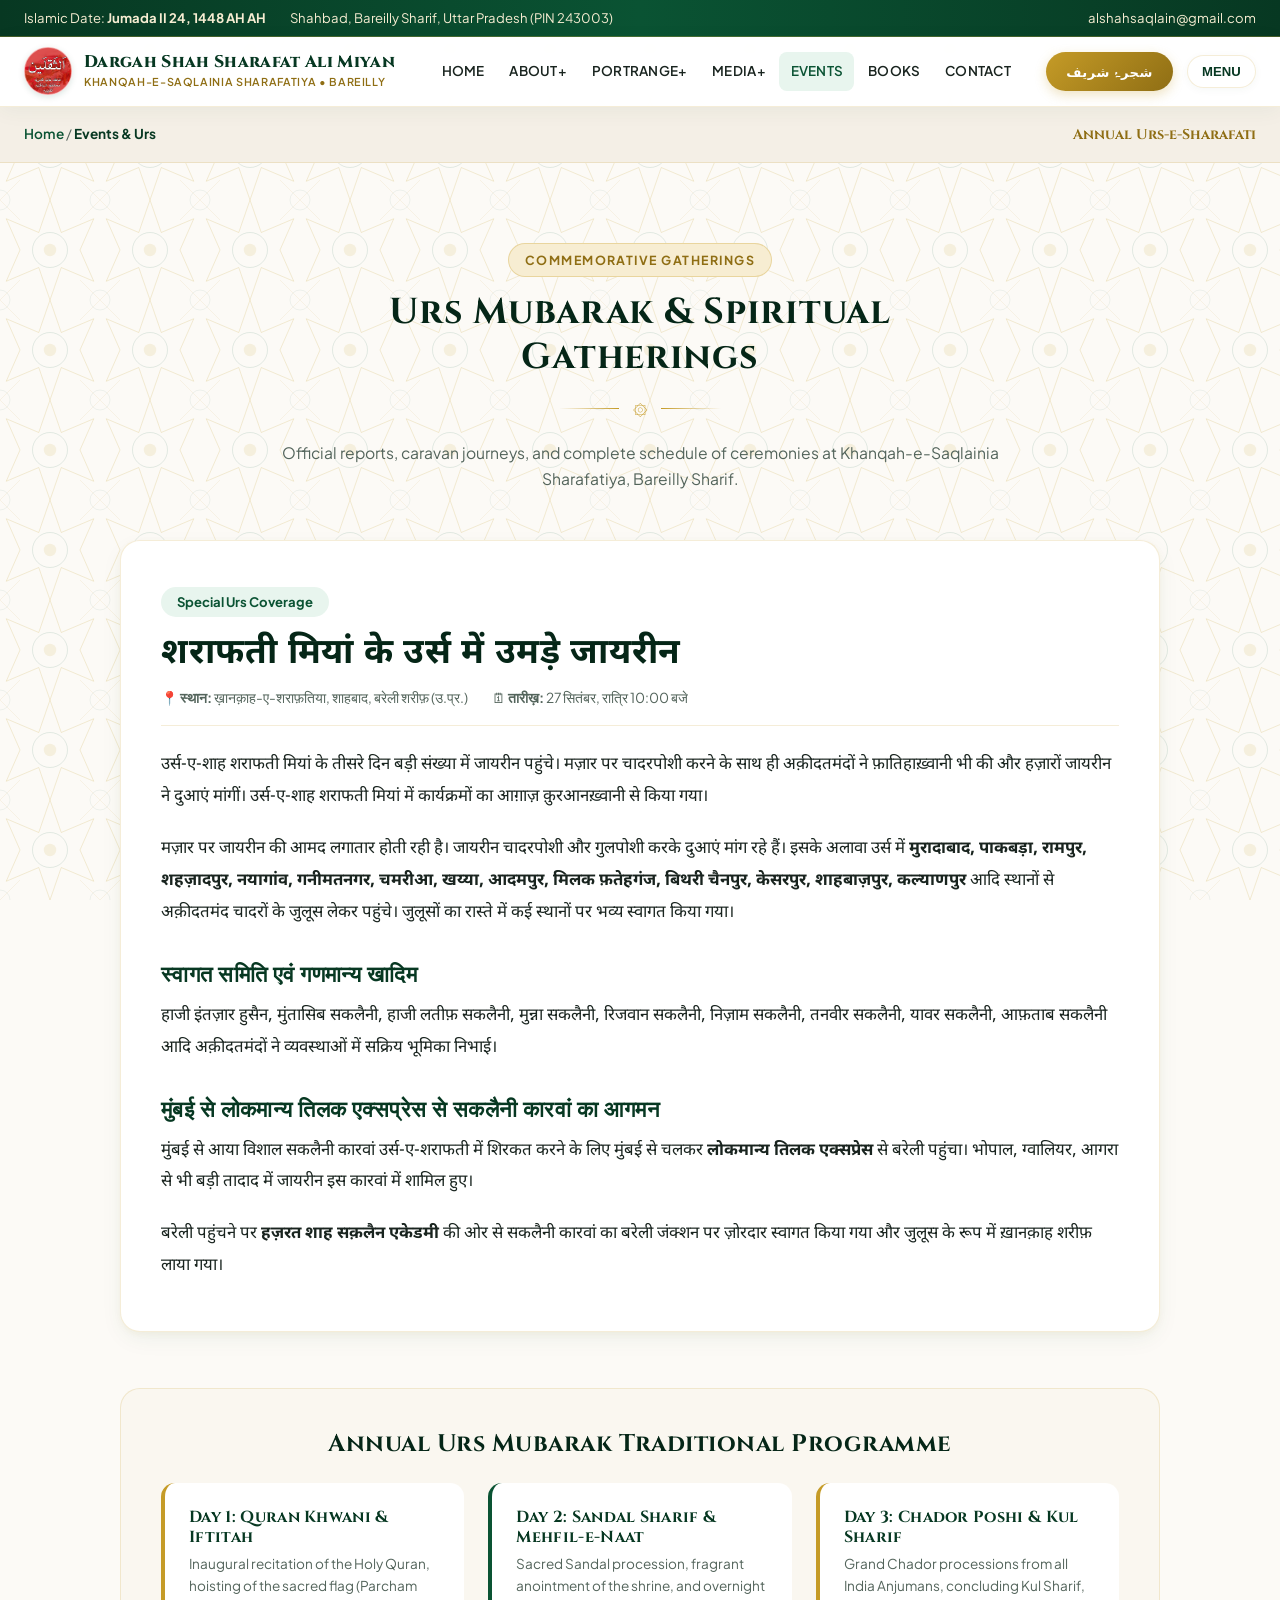
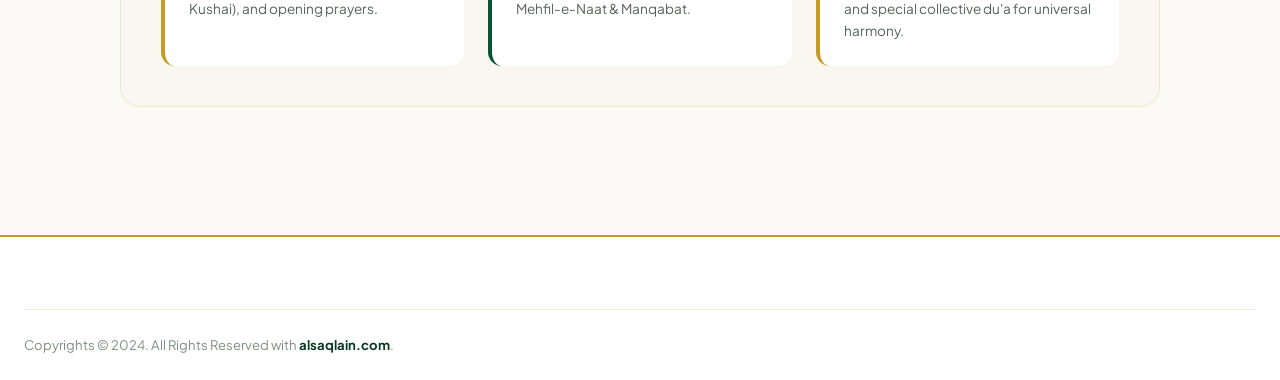
<file: events.html>
<!DOCTYPE html>
<html lang="en">
<head>
  <meta charset="UTF-8">
  <meta name="viewport" content="width=device-width, initial-scale=1.0">
  <title>Events & Urs-e-Sharafati | Dargah Hazrat Shah Sharafat Ali Miyan R.h.</title>
  <meta name="description" content="Annual Urs Mubarak report, processions, Sakalani Karwan Mumbai arrival, and upcoming commemorative spiritual programmes.">
  <link rel="stylesheet" href="css/main.css">
  <link rel="icon" type="image/png" href="assets/branding/crest-khanqah.png">
</head>
<body>

  <!-- Top Bar -->
  <div class="top-bar">
    <div class="top-bar-inner">
      <div class="top-bar-left">
        <div class="top-bar-item"><span>Islamic Date: <strong id="current-hijri-date">1448 A.H.</strong></span></div>
        <div class="top-bar-item"><span>Shahbad, Bareilly Sharif, Uttar Pradesh (PIN 243003)</span></div>
      </div>
      <div class="top-bar-right">
        <div class="top-bar-item"><span>alshahsaqlain@gmail.com</span></div>
      </div>
    </div>
  </div>

  <!-- Header -->
  <header class="main-header">
    <div class="nav-container">
      <a href="index.html" class="brand-wrapper">
        <img src="assets/branding/crest-khanqah.png" alt="Dargah Logo" class="brand-logo-img">
        <div class="brand-text-block">
          <span class="brand-title">Dargah Shah Sharafat Ali Miyan</span>
          <span class="brand-subtitle">Khanqah-e-Saqlainia Sharafatiya • Bareilly</span>
        </div>
      </a>

      <nav class="nav-menu">
        <div class="nav-item"><a href="index.html" class="nav-link">HOME</a></div>
        <div class="nav-item"><a href="about-khanqah.html" class="nav-link">ABOUT+</a></div>
        <div class="nav-item"><a href="lineage.html" class="nav-link">PORTRANGE+</a></div>
        <div class="nav-item"><a href="gallery.html" class="nav-link">MEDIA+</a></div>
        <div class="nav-item"><a href="events.html" class="nav-link active">EVENTS</a></div>
        <div class="nav-item"><a href="books.html" class="nav-link">BOOKS</a></div>
        <div class="nav-item"><a href="contact.html" class="nav-link">CONTACT</a></div>
      </nav>

      <div class="nav-actions">
        <a href="sajrah-sharif.html" class="btn-shajra-badge"><span>شجرۂ شریف</span></a>
        <button class="btn-menu-drawer open-menu-drawer"><span>MENU</span></button>
      </div>
    </div>
  </header>

  <!-- Offcanvas Navigation Drawer -->
  <div class="page2-overlay" id="page2-overlay">
    <div class="page2-drawer">
      <div class="page2-header">
        <div>
          <h3 class="page2-menu-title">SITE DIRECTORY</h3>
          <span style="font-size:0.75rem; color:var(--gold-dark); font-weight:600;">Khanqah-e-Saqlainia Sharafatiya</span>
        </div>
        <button class="page2-close" id="page2-close-btn">&times;</button>
      </div>

      <div class="page2-links-grid">
        <a href="index.html" class="page2-link-card">
          <span class="title">HOME</span>
          <span class="desc">Main portal & announcements</span>
        </a>
        <a href="about-khanqah.html" class="page2-link-card">
          <span class="title">ABOUT KHANQAH</span>
          <span class="desc">History & foundation 1950</span>
        </a>
        <a href="about-other.html" class="page2-link-card">
          <span class="title">ABOUT OTHER</span>
          <span class="desc">Langar & welfare services</span>
        </a>
        <a href="sufi-saint.html" class="page2-link-card">
          <span class="title">OUR SUFI SAINT</span>
          <span class="desc">Hazrat Shah Sharafat Ali Miyan</span>
        </a>
        <a href="sajrah-sharif.html" class="page2-link-card">
          <span class="title">SAJRA'H SHARIF</span>
          <span class="desc">4-Language sacred verses</span>
        </a>
        <a href="lineage.html" class="page2-link-card">
          <span class="title">LINEAGE (SILSILA)</span>
          <span class="desc">Holy genealogical chain</span>
        </a>
        <a href="gallery.html" class="page2-link-card">
          <span class="title">IMAGE GALLERY</span>
          <span class="desc">Shrine photos & Urs events</span>
        </a>
        <a href="gallery.html#videos" class="page2-link-card">
          <span class="title">VIDEO GALLERY</span>
          <span class="desc">Bayanat & Urs transmissions</span>
        </a>
        <a href="events.html" class="page2-link-card">
          <span class="title">EVENTS & URS</span>
          <span class="desc">Urs-e-Sharafati reports</span>
        </a>
        <a href="books.html" class="page2-link-card">
          <span class="title">BOOKS & LIBRARY</span>
          <span class="desc">Spiritual literature & reader</span>
        </a>
        <a href="contact.html" class="page2-link-card" style="grid-column: span 2;">
          <span class="title">CONTACT US</span>
          <span class="desc">Office, route map & messages</span>
        </a>
      </div>

      <div class="page2-info-box">
        <h4>
          <svg width="18" height="18" viewBox="0 0 24 24" fill="currentColor"><path d="M12 2C8.13 2 5 5.13 5 9c0 5.25 7 13 7 13s7-7.75 7-13c0-3.87-3.13-7-7-7zm0 9.5c-1.38 0-2.5-1.12-2.5-2.5s1.12-2.5 2.5-2.5 2.5 1.12 2.5 2.5-1.12 2.5-2.5 2.5z"/></svg>
          Dargah Hazrat Shah Sharafat Ali Miyan R.h.
        </h4>
        <p>Shahbad, Bareilly, Uttar Pradesh, India, Pin : 243003</p>
        <p><strong>Email:</strong> alshahsaqlain@gmail.com</p>
        <p><strong>Official Portals:</strong> alsaqlain.com • alsaqlain.in • alsaqlain.org</p>
      </div>

      <div class="page2-socials">
        <h5 class="page2-socials-title">Social Media Platforms</h5>
        <div class="page2-social-icons">
          <a href="https://youtube.com/@alshahsaqlain" target="_blank" class="page2-soc-btn" title="YouTube">YT</a>
          <a href="https://facebook.com/alshahsaqlain" target="_blank" class="page2-soc-btn" title="Facebook">FB</a>
          <a href="https://instagram.com/alshahsaqlain" target="_blank" class="page2-soc-btn" title="Instagram">IG</a>
          <a href="https://twitter.com/alshahsaqlain" target="_blank" class="page2-soc-btn" title="Twitter / X">X</a>
        </div>
      </div>
    </div>
  </div>

  <!-- Breadcrumb -->
  <div style="background:var(--bg-secondary); border-bottom:1px solid var(--border-subtle); padding:1rem 1.5rem;">
    <div class="container" style="display:flex; justify-content:space-between; align-items:center; flex-wrap:wrap; font-size:0.85rem;">
      <div style="color:var(--text-muted);">
        <a href="index.html" style="color:var(--emerald-primary); font-weight:600;">Home</a> / <strong style="color:var(--emerald-dark);">Events & Urs</strong>
      </div>
      <div style="font-family:var(--font-heading); font-size:0.88rem; color:var(--gold-dark); font-weight:700;">Annual Urs-e-Sharafati</div>
    </div>
  </div>

  <main class="section">
    <div class="container" style="max-width:1040px;">
      <div class="section-header">
        <span class="section-tag">Commemorative Gatherings</span>
        <h1 class="section-title">Urs Mubarak & Spiritual Gatherings</h1>
        <div class="section-divider">
          <span class="line"></span>
          <span class="ornament">۞</span>
          <span class="line right"></span>
        </div>
        <p class="section-subtitle">
          Official reports, caravan journeys, and complete schedule of ceremonies at Khanqah-e-Saqlainia Sharafatiya, Bareilly Sharif.
        </p>
      </div>

      <!-- Live Urs Mubarak Coverage (Full Page 11 Text) -->
      <article style="background:#fff; border:1px solid var(--border-subtle); border-radius:var(--radius-lg); padding:3rem 2.5rem; box-shadow:var(--shadow-md); margin-bottom:3.5rem;">
        <span class="badge" style="background:var(--emerald-mist); color:var(--emerald-primary); font-weight:700; padding:0.4rem 1rem; border-radius:9999px; font-size:0.82rem;">
          Special Urs Coverage
        </span>
        
        <h2 style="font-family:var(--font-hindi); color:var(--emerald-deep); font-size:2.2rem; margin:1rem 0 0.5rem; line-height:1.35;">
          शराफती मियां के उर्स में उमड़े जायरीन
        </h2>

        <div style="display:flex; gap:1.5rem; font-size:0.86rem; color:var(--text-muted); border-bottom:1px solid var(--border-subtle); padding-bottom:1rem; margin-bottom:1.5rem;">
          <span>📍 <strong>स्थान:</strong> ख़ानक़ाह-ए-शराफ़तिया, शाहबाद, बरेली शरीफ़ (उ.प्र.)</span>
          <span>🗓 <strong>तारीख़:</strong> 27 सितंबर, रात्रि 10:00 बजे</span>
        </div>

        <div style="font-family:var(--font-hindi); font-size:1.05rem; line-height:1.9; color:var(--text-main);">
          <p style="margin-bottom:1.25rem;">
            उर्स-ए-शाह शराफती मियां के तीसरे दिन बड़ी संख्या में जायरीन पहुंचे। मज़ार पर चादरपोशी करने के साथ ही अक़ीदतमंदों ने फ़ातिहाख़्वानी भी की और हज़ारों जायरीन ने दुआएं मांगीं। उर्स-ए-शाह शराफती मियां में कार्यक्रमों का आग़ाज़ क़ुरआनख़्वानी से किया गया।
          </p>

          <p style="margin-bottom:1.25rem;">
            मज़ार पर जायरीन की आमद लगातार होती रही है। जायरीन चादरपोशी और गुलपोशी करके दुआएं मांग रहे हैं। इसके अलावा उर्स में <strong>मुरादाबाद, पाकबड़ा, रामपुर, शहज़ादपुर, नयागांव, गनीमतनगर, चमरीआ, खय्या, आदमपुर, मिलक फ़तेहगंज, बिथरी चैनपुर, केसरपुर, शाहबाज़पुर, कल्याणपुर</strong> आदि स्थानों से अक़ीदतमंद चादरों के जुलूस लेकर पहुंचे। जुलूसों का रास्ते में कई स्थानों पर भव्य स्वागत किया गया।
          </p>

          <h3 style="font-family:var(--font-heading); font-size:1.35rem; color:var(--emerald-dark); margin:2rem 0 0.75rem;">
            स्वागत समिति एवं गणमान्य खादिम
          </h3>
          <p style="margin-bottom:1.25rem;">
            हाजी इंतज़ार हुसैन, मुंतासिब सकलैनी, हाजी लतीफ़ सकलैनी, मुन्ना सकलैनी, रिजवान सकलैनी, निज़ाम सकलैनी, तनवीर सकलैनी, यावर सकलैनी, आफ़ताब सकलैनी आदि अक़ीदतमंदों ने व्यवस्थाओं में सक्रिय भूमिका निभाई।
          </p>

          <h3 style="font-family:var(--font-heading); font-size:1.35rem; color:var(--emerald-dark); margin:2rem 0 0.75rem;">
            मुंबई से लोकमान्य तिलक एक्सप्रेस से सकलैनी कारवां का आगमन
          </h3>
          <p style="margin-bottom:1.25rem;">
            मुंबई से आया विशाल सकलैनी कारवां उर्स-ए-शराफती में शिरकत करने के लिए मुंबई से चलकर <strong>लोकमान्य तिलक एक्सप्रेस</strong> से बरेली पहुंचा। भोपाल, ग्वालियर, आगरा से भी बड़ी तादाद में जायरीन इस कारवां में शामिल हुए।
          </p>
          <p style="margin-bottom:0;">
            बरेली पहुंचने पर <strong>हज़रत शाह सक़लैन एकेडमी</strong> की ओर से सकलैनी कारवां का बरेली जंक्शन पर ज़ोरदार स्वागत किया गया और जुलूस के रूप में ख़ानक़ाह शरीफ़ लाया गया।
          </p>
        </div>
      </article>

      <!-- Key Urs Programmes Timeline -->
      <div style="background:var(--bg-card-subtle); border:1px solid var(--border-subtle); border-radius:var(--radius-lg); padding:2.5rem; margin-bottom:3rem;">
        <h3 style="font-family:var(--font-heading); color:var(--emerald-deep); font-size:1.5rem; margin-bottom:1.5rem; text-align:center;">
          Annual Urs Mubarak Traditional Programme
        </h3>

        <div style="display:grid; grid-template-columns:repeat(auto-fit, minmax(280px, 1fr)); gap:1.5rem;">
          <div style="background:#fff; padding:1.5rem; border-radius:var(--radius-md); border-left:4px solid var(--gold-primary);">
            <h4 style="color:var(--emerald-dark); margin-bottom:0.35rem;">Day 1: Quran Khwani & Iftitah</h4>
            <p style="font-size:0.85rem; color:var(--text-muted); margin:0;">Inaugural recitation of the Holy Quran, hoisting of the sacred flag (Parcham Kushai), and opening prayers.</p>
          </div>

          <div style="background:#fff; padding:1.5rem; border-radius:var(--radius-md); border-left:4px solid var(--emerald-primary);">
            <h4 style="color:var(--emerald-dark); margin-bottom:0.35rem;">Day 2: Sandal Sharif & Mehfil-e-Naat</h4>
            <p style="font-size:0.85rem; color:var(--text-muted); margin:0;">Sacred Sandal procession, fragrant anointment of the shrine, and overnight Mehfil-e-Naat & Manqabat.</p>
          </div>

          <div style="background:#fff; padding:1.5rem; border-radius:var(--radius-md); border-left:4px solid var(--gold-primary);">
            <h4 style="color:var(--emerald-dark); margin-bottom:0.35rem;">Day 3: Chador Poshi & Kul Sharif</h4>
            <p style="font-size:0.85rem; color:var(--text-muted); margin:0;">Grand Chador processions from all India Anjumans, concluding Kul Sharif, and special collective du'a for universal harmony.</p>
          </div>
        </div>
      </div>
    </div>
  </main>

  <footer class="main-footer">
    <div class="footer-bottom">
      <div class="footer-copy">Copyrights &copy; 2024. All Rights Reserved with <strong>alsaqlain.com</strong>.</div>
    </div>
  </footer>

  <!-- Human-Style Mobile Bottom App Bar -->
  <nav class="mobile-bottom-bar" aria-label="Mobile Navigation">
    <a href="index.html" class="mobile-bottom-item">
      <svg viewBox="0 0 24 24"><path d="M10 20v-6h4v6h5v-8h3L12 3 2 12h3v8z"/></svg>
      <span>Home</span>
    </a>
    <a href="sajrah-sharif.html" class="mobile-bottom-item highlight-tab">
      <svg viewBox="0 0 24 24"><path d="M18 2H6c-1.1 0-2 .9-2 2v16c0 1.1.9 2 2 2h12c1.1 0 2-.9 2-2V4c0-1.1-.9-2-2-2zM6 4h5v8l-2.5-1.5L6 12V4z"/></svg>
      <span>Sajrah</span>
    </a>
    <a href="lineage.html" class="mobile-bottom-item">
      <svg viewBox="0 0 24 24"><path d="M16 11c1.66 0 2.99-1.34 2.99-3S17.66 5 16 5c-1.66 0-3 1.34-3 3s1.34 3 3 3zm-8 0c1.66 0 2.99-1.34 2.99-3S9.66 5 8 5C6.34 5 5 6.34 5 8s1.34 3 3 3zm0 2c-2.33 0-7 1.17-7 3.5V19h14v-2.5c0-2.33-4.67-3.5-7-3.5zm8 0c-.29 0-.62.02-.97.05 1.16.84 1.97 1.97 1.97 3.45V19h6v-2.5c0-2.33-4.67-3.5-7-3.5z"/></svg>
      <span>Lineage</span>
    </a>
    <a href="gallery.html" class="mobile-bottom-item">
      <svg viewBox="0 0 24 24"><path d="M22 16V4c0-1.1-.9-2-2-2H8c-1.1 0-2 .9-2 2v12c0 1.1.9 2 2 2h12c1.1 0 2-.9 2-2zm-11-4l2.03 2.71L16 11l4 5H8l3-4zM2 6v14c0 1.1.9 2 2 2h14v-2H4V6H2z"/></svg>
      <span>Gallery</span>
    </a>
    <a href="javascript:void(0)" class="mobile-bottom-item open-menu-drawer">
      <svg viewBox="0 0 24 24"><path d="M3 18h18v-2H3v2zm0-5h18v-2H3v2zm0-7v2h18V6H3z"/></svg>
      <span>Menu</span>
    </a>
  </nav>

  <script src="js/main.js"></script>
</body>
</html>
</file>
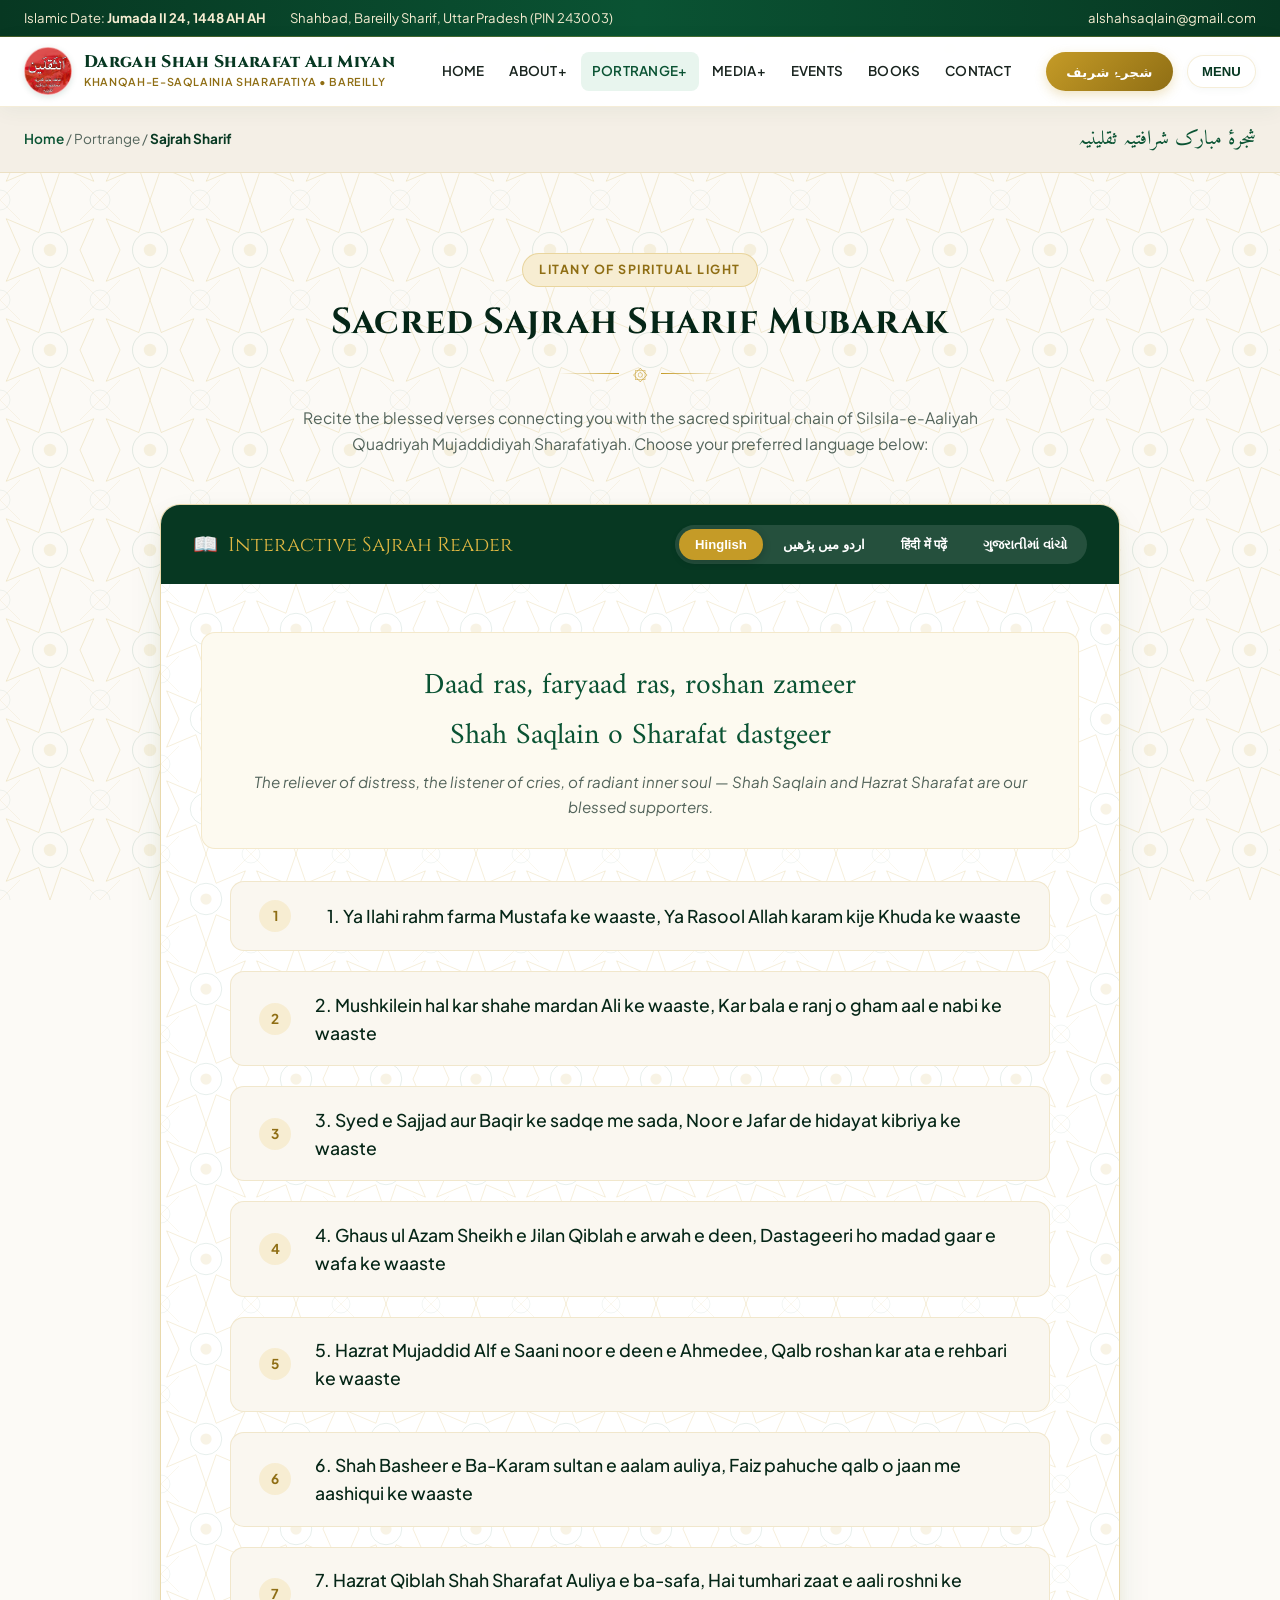
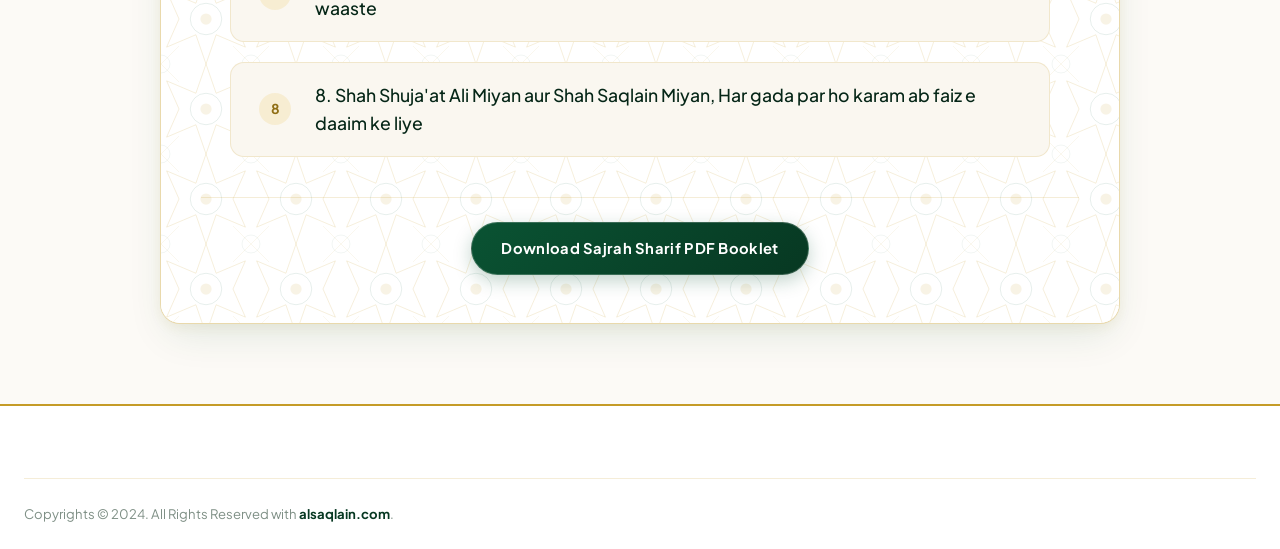
<file: sajrah-sharif.html>
<!DOCTYPE html>
<html lang="en">
<head>
  <meta charset="UTF-8">
  <meta name="viewport" content="width=device-width, initial-scale=1.0">
  <title>Sajrah Sharif Mubarak | Dargah Hazrat Shah Sharafat Ali Miyan R.h.</title>
  <meta name="description" content="Recite the sacred Sajrah Sharif of Silsila-e-Aaliyah Quadriyah Mujaddidiyah Sharafatiyah in Hinglish, Urdu, Hindi, and Gujarati.">
  <link rel="stylesheet" href="css/main.css">
  <link rel="icon" type="image/png" href="assets/branding/crest-khanqah.png">
</head>
<body>

  <!-- Top Bar -->
  <div class="top-bar">
    <div class="top-bar-inner">
      <div class="top-bar-left">
        <div class="top-bar-item"><span>Islamic Date: <strong id="current-hijri-date">1448 A.H.</strong></span></div>
        <div class="top-bar-item"><span>Shahbad, Bareilly Sharif, Uttar Pradesh (PIN 243003)</span></div>
      </div>
      <div class="top-bar-right">
        <div class="top-bar-item"><span>alshahsaqlain@gmail.com</span></div>
      </div>
    </div>
  </div>

  <!-- Header -->
  <header class="main-header">
    <div class="nav-container">
      <a href="index.html" class="brand-wrapper">
        <img src="assets/branding/crest-khanqah.png" alt="Dargah Logo" class="brand-logo-img">
        <div class="brand-text-block">
          <span class="brand-title">Dargah Shah Sharafat Ali Miyan</span>
          <span class="brand-subtitle">Khanqah-e-Saqlainia Sharafatiya • Bareilly</span>
        </div>
      </a>

      <nav class="nav-menu">
        <div class="nav-item"><a href="index.html" class="nav-link">HOME</a></div>
        <div class="nav-item">
          <a href="about-khanqah.html" class="nav-link">ABOUT+</a>
          <div class="dropdown-menu">
            <a href="about-khanqah.html" class="dropdown-link">🕌 About Khanqah Sharif</a>
            <a href="about-other.html" class="dropdown-link">🤲 Welfare & Other Services</a>
            <a href="sufi-saint.html" class="dropdown-link">✨ Our Sufi Patron-Saint</a>
          </div>
        </div>
        <div class="nav-item">
          <a href="lineage.html" class="nav-link active">PORTRANGE+</a>
          <div class="dropdown-menu">
            <a href="lineage.html" class="dropdown-link">📜 Silsila-e-Aaliyah Lineage</a>
            <a href="sajrah-sharif.html" class="dropdown-link">📖 Sajrah Sharif Reciter</a>
          </div>
        </div>
        <div class="nav-item"><a href="gallery.html" class="nav-link">MEDIA+</a></div>
        <div class="nav-item"><a href="events.html" class="nav-link">EVENTS</a></div>
        <div class="nav-item"><a href="books.html" class="nav-link">BOOKS</a></div>
        <div class="nav-item"><a href="contact.html" class="nav-link">CONTACT</a></div>
      </nav>

      <div class="nav-actions">
        <a href="sajrah-sharif.html" class="btn-shajra-badge"><span>شجرۂ شریف</span></a>
        <button class="btn-menu-drawer open-menu-drawer"><span>MENU</span></button>
      </div>
    </div>
  </header>

  <!-- Offcanvas Navigation Drawer -->
  <div class="page2-overlay" id="page2-overlay">
    <div class="page2-drawer">
      <div class="page2-header">
        <div>
          <h3 class="page2-menu-title">SITE DIRECTORY</h3>
          <span style="font-size:0.75rem; color:var(--gold-dark); font-weight:600;">Khanqah-e-Saqlainia Sharafatiya</span>
        </div>
        <button class="page2-close" id="page2-close-btn">&times;</button>
      </div>

      <div class="page2-links-grid">
        <a href="index.html" class="page2-link-card">
          <span class="title">HOME</span>
          <span class="desc">Main portal & announcements</span>
        </a>
        <a href="about-khanqah.html" class="page2-link-card">
          <span class="title">ABOUT KHANQAH</span>
          <span class="desc">History & foundation 1950</span>
        </a>
        <a href="about-other.html" class="page2-link-card">
          <span class="title">ABOUT OTHER</span>
          <span class="desc">Langar & welfare services</span>
        </a>
        <a href="sufi-saint.html" class="page2-link-card">
          <span class="title">OUR SUFI SAINT</span>
          <span class="desc">Hazrat Shah Sharafat Ali Miyan</span>
        </a>
        <a href="sajrah-sharif.html" class="page2-link-card">
          <span class="title">SAJRA'H SHARIF</span>
          <span class="desc">4-Language sacred verses</span>
        </a>
        <a href="lineage.html" class="page2-link-card">
          <span class="title">LINEAGE (SILSILA)</span>
          <span class="desc">Holy genealogical chain</span>
        </a>
        <a href="gallery.html" class="page2-link-card">
          <span class="title">IMAGE GALLERY</span>
          <span class="desc">Shrine photos & Urs events</span>
        </a>
        <a href="gallery.html#videos" class="page2-link-card">
          <span class="title">VIDEO GALLERY</span>
          <span class="desc">Bayanat & Urs transmissions</span>
        </a>
        <a href="events.html" class="page2-link-card">
          <span class="title">EVENTS & URS</span>
          <span class="desc">Urs-e-Sharafati reports</span>
        </a>
        <a href="books.html" class="page2-link-card">
          <span class="title">BOOKS & LIBRARY</span>
          <span class="desc">Spiritual literature & reader</span>
        </a>
        <a href="contact.html" class="page2-link-card" style="grid-column: span 2;">
          <span class="title">CONTACT US</span>
          <span class="desc">Office, route map & messages</span>
        </a>
      </div>

      <div class="page2-info-box">
        <h4>
          <svg width="18" height="18" viewBox="0 0 24 24" fill="currentColor"><path d="M12 2C8.13 2 5 5.13 5 9c0 5.25 7 13 7 13s7-7.75 7-13c0-3.87-3.13-7-7-7zm0 9.5c-1.38 0-2.5-1.12-2.5-2.5s1.12-2.5 2.5-2.5 2.5 1.12 2.5 2.5-1.12 2.5-2.5 2.5z"/></svg>
          Dargah Hazrat Shah Sharafat Ali Miyan R.h.
        </h4>
        <p>Shahbad, Bareilly, Uttar Pradesh, India, Pin : 243003</p>
        <p><strong>Email:</strong> alshahsaqlain@gmail.com</p>
        <p><strong>Official Portals:</strong> alsaqlain.com • alsaqlain.in • alsaqlain.org</p>
      </div>

      <div class="page2-socials">
        <h5 class="page2-socials-title">Social Media Platforms</h5>
        <div class="page2-social-icons">
          <a href="https://youtube.com/@alshahsaqlain" target="_blank" class="page2-soc-btn" title="YouTube">YT</a>
          <a href="https://facebook.com/alshahsaqlain" target="_blank" class="page2-soc-btn" title="Facebook">FB</a>
          <a href="https://instagram.com/alshahsaqlain" target="_blank" class="page2-soc-btn" title="Instagram">IG</a>
          <a href="https://twitter.com/alshahsaqlain" target="_blank" class="page2-soc-btn" title="Twitter / X">X</a>
        </div>
      </div>
    </div>
  </div>

  <!-- Breadcrumb -->
  <div style="background:var(--bg-secondary); border-bottom:1px solid var(--border-subtle); padding:1rem 1.5rem;">
    <div class="container" style="display:flex; justify-content:space-between; align-items:center; flex-wrap:wrap; font-size:0.85rem;">
      <div style="color:var(--text-muted);">
        <a href="index.html" style="color:var(--emerald-primary); font-weight:600;">Home</a> / Portrange / <strong style="color:var(--emerald-dark);">Sajrah Sharif</strong>
      </div>
      <div style="font-family:var(--font-arabic); font-size:1.25rem; color:var(--emerald-primary);">شجرۂ مبارک شرافتیہ ثقلینیہ</div>
    </div>
  </div>

  <main class="section">
    <div class="container" style="max-width:960px;">
      <div class="section-header">
        <span class="section-tag">Litany of Spiritual Light</span>
        <h1 class="section-title">Sacred Sajrah Sharif Mubarak</h1>
        <div class="section-divider">
          <span class="line"></span>
          <span class="ornament">۞</span>
          <span class="line right"></span>
        </div>
        <p class="section-subtitle">
          Recite the blessed verses connecting you with the sacred spiritual chain of Silsila-e-Aaliyah Quadriyah Mujaddidiyah Sharafatiyah. Choose your preferred language below:
        </p>
      </div>

      <div class="sajrah-reader-card">
        <div class="sajrah-toolbar">
          <div class="sajrah-toolbar-title">
            <span>📖</span>
            <span>Interactive Sajrah Reader</span>
          </div>

          <div class="lang-tabs">
            <button class="lang-btn active" data-lang="hinglish">Hinglish</button>
            <button class="lang-btn" data-lang="urdu">اردو میں پڑھیں</button>
            <button class="lang-btn" data-lang="hindi">हिंदी में पढ़ें</button>
            <button class="lang-btn" data-lang="gujarati">ગુજરાતીમાં વાંચો</button>
          </div>
        </div>

        <div class="sajrah-content-area">
          <div class="sajrah-couplet-highlight">
            <div class="couplet-arabic" id="sajrah-couplet-text">
              داد رس، فریاد رس، روشن ضمیر<br>
              شاہ ثقلین و شرافت دستگیر
            </div>
            <div class="couplet-meaning" id="sajrah-couplet-meaning">
              "The reliever of distress, the listener of cries, of radiant inner soul — Shah Saqlain and Hazrat Sharafat are our blessed supporters."
            </div>
          </div>

          <div class="sajrah-verses-list" id="sajrah-verses-container">
            <!-- Dynamic Verses from js/main.js -->
          </div>

          <div style="margin-top:2.5rem; text-align:center; border-top:1px solid var(--border-subtle); padding-top:1.5rem;">
            <a href="assets/images/book-sajrah.png" download class="btn-primary">
              <span>Download Sajrah Sharif PDF Booklet</span>
            </a>
          </div>
        </div>
      </div>
    </div>
  </main>

  <footer class="main-footer">
    <div class="footer-bottom">
      <div class="footer-copy">Copyrights &copy; 2024. All Rights Reserved with <strong>alsaqlain.com</strong>.</div>
    </div>
  </footer>

  <!-- Human-Style Mobile Bottom App Bar -->
  <nav class="mobile-bottom-bar" aria-label="Mobile Navigation">
    <a href="index.html" class="mobile-bottom-item">
      <svg viewBox="0 0 24 24"><path d="M10 20v-6h4v6h5v-8h3L12 3 2 12h3v8z"/></svg>
      <span>Home</span>
    </a>
    <a href="sajrah-sharif.html" class="mobile-bottom-item active highlight-tab">
      <svg viewBox="0 0 24 24"><path d="M18 2H6c-1.1 0-2 .9-2 2v16c0 1.1.9 2 2 2h12c1.1 0 2-.9 2-2V4c0-1.1-.9-2-2-2zM6 4h5v8l-2.5-1.5L6 12V4z"/></svg>
      <span>Sajrah</span>
    </a>
    <a href="lineage.html" class="mobile-bottom-item">
      <svg viewBox="0 0 24 24"><path d="M16 11c1.66 0 2.99-1.34 2.99-3S17.66 5 16 5c-1.66 0-3 1.34-3 3s1.34 3 3 3zm-8 0c1.66 0 2.99-1.34 2.99-3S9.66 5 8 5C6.34 5 5 6.34 5 8s1.34 3 3 3zm0 2c-2.33 0-7 1.17-7 3.5V19h14v-2.5c0-2.33-4.67-3.5-7-3.5zm8 0c-.29 0-.62.02-.97.05 1.16.84 1.97 1.97 1.97 3.45V19h6v-2.5c0-2.33-4.67-3.5-7-3.5z"/></svg>
      <span>Lineage</span>
    </a>
    <a href="gallery.html" class="mobile-bottom-item">
      <svg viewBox="0 0 24 24"><path d="M22 16V4c0-1.1-.9-2-2-2H8c-1.1 0-2 .9-2 2v12c0 1.1.9 2 2 2h12c1.1 0 2-.9 2-2zm-11-4l2.03 2.71L16 11l4 5H8l3-4zM2 6v14c0 1.1.9 2 2 2h14v-2H4V6H2z"/></svg>
      <span>Gallery</span>
    </a>
    <a href="javascript:void(0)" class="mobile-bottom-item open-menu-drawer">
      <svg viewBox="0 0 24 24"><path d="M3 18h18v-2H3v2zm0-5h18v-2H3v2zm0-7v2h18V6H3z"/></svg>
      <span>Menu</span>
    </a>
  </nav>

  <script src="js/main.js"></script>
</body>
</html>
</file>
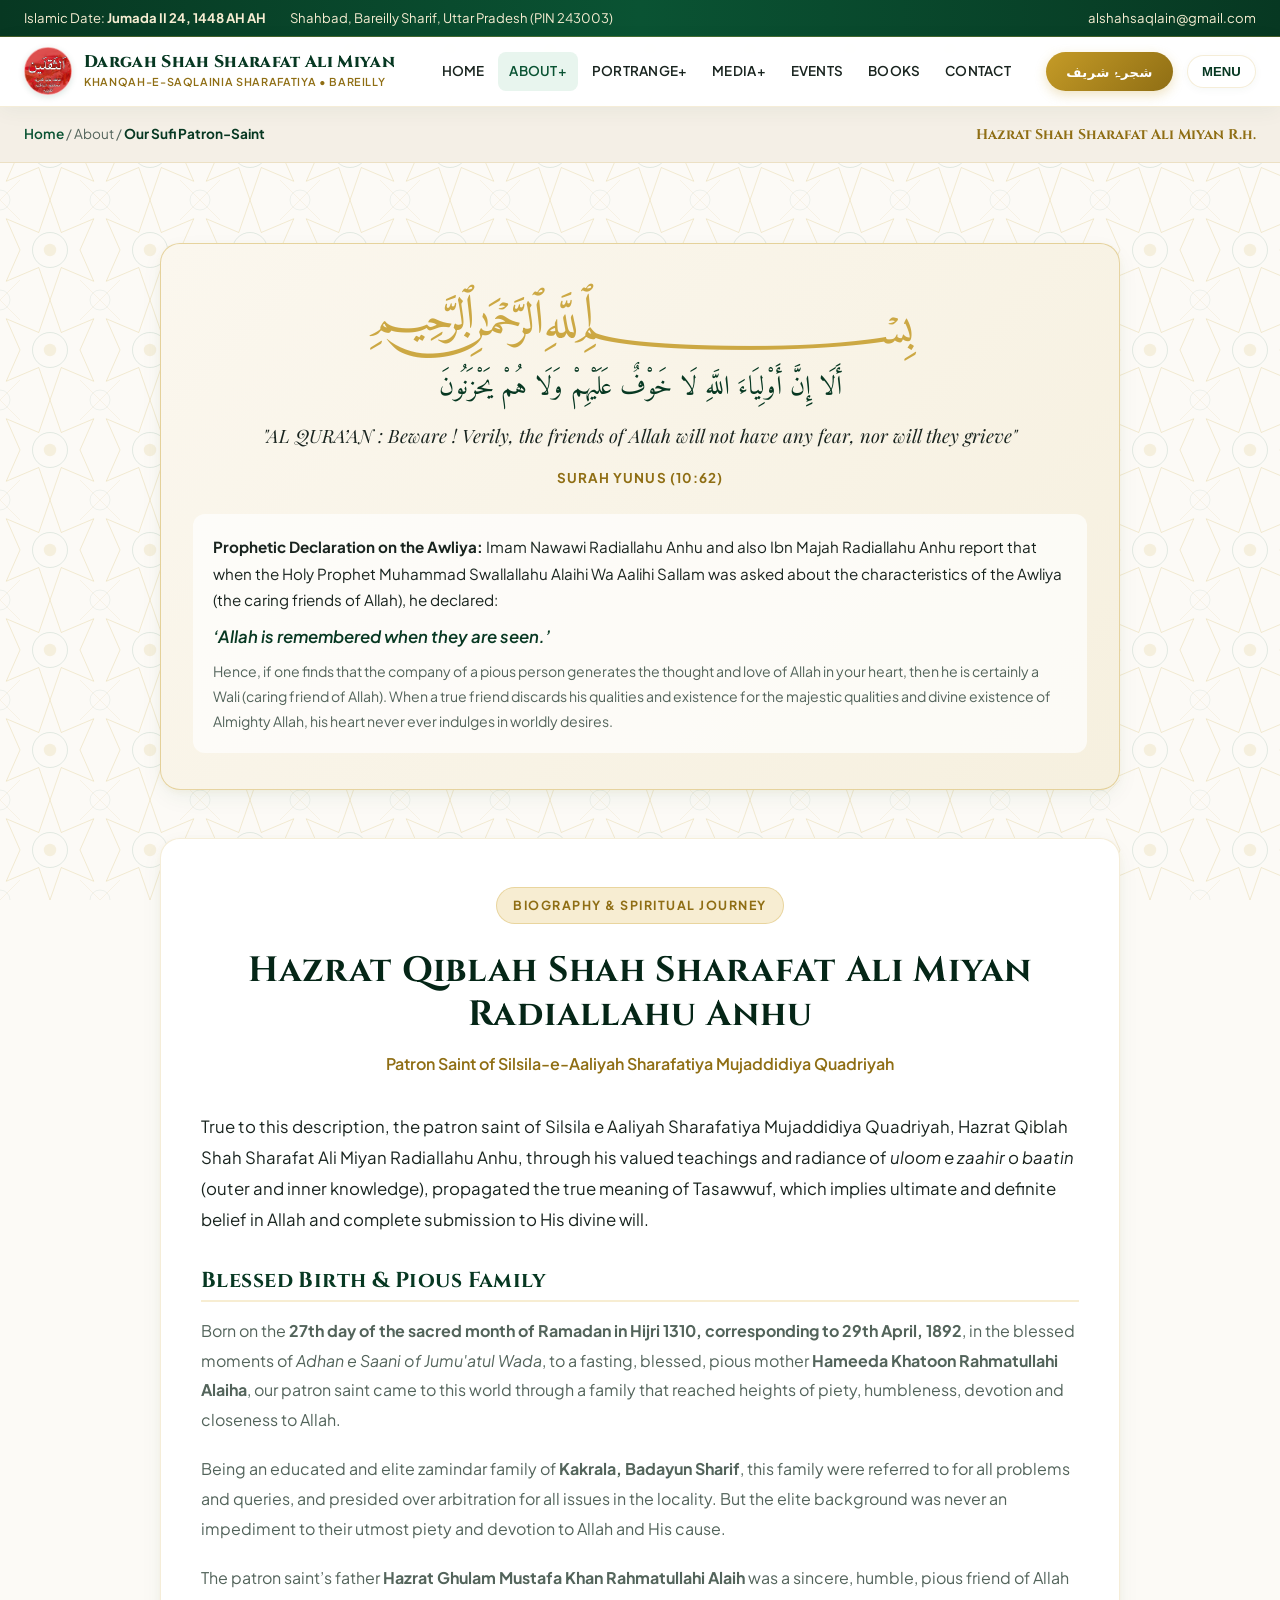
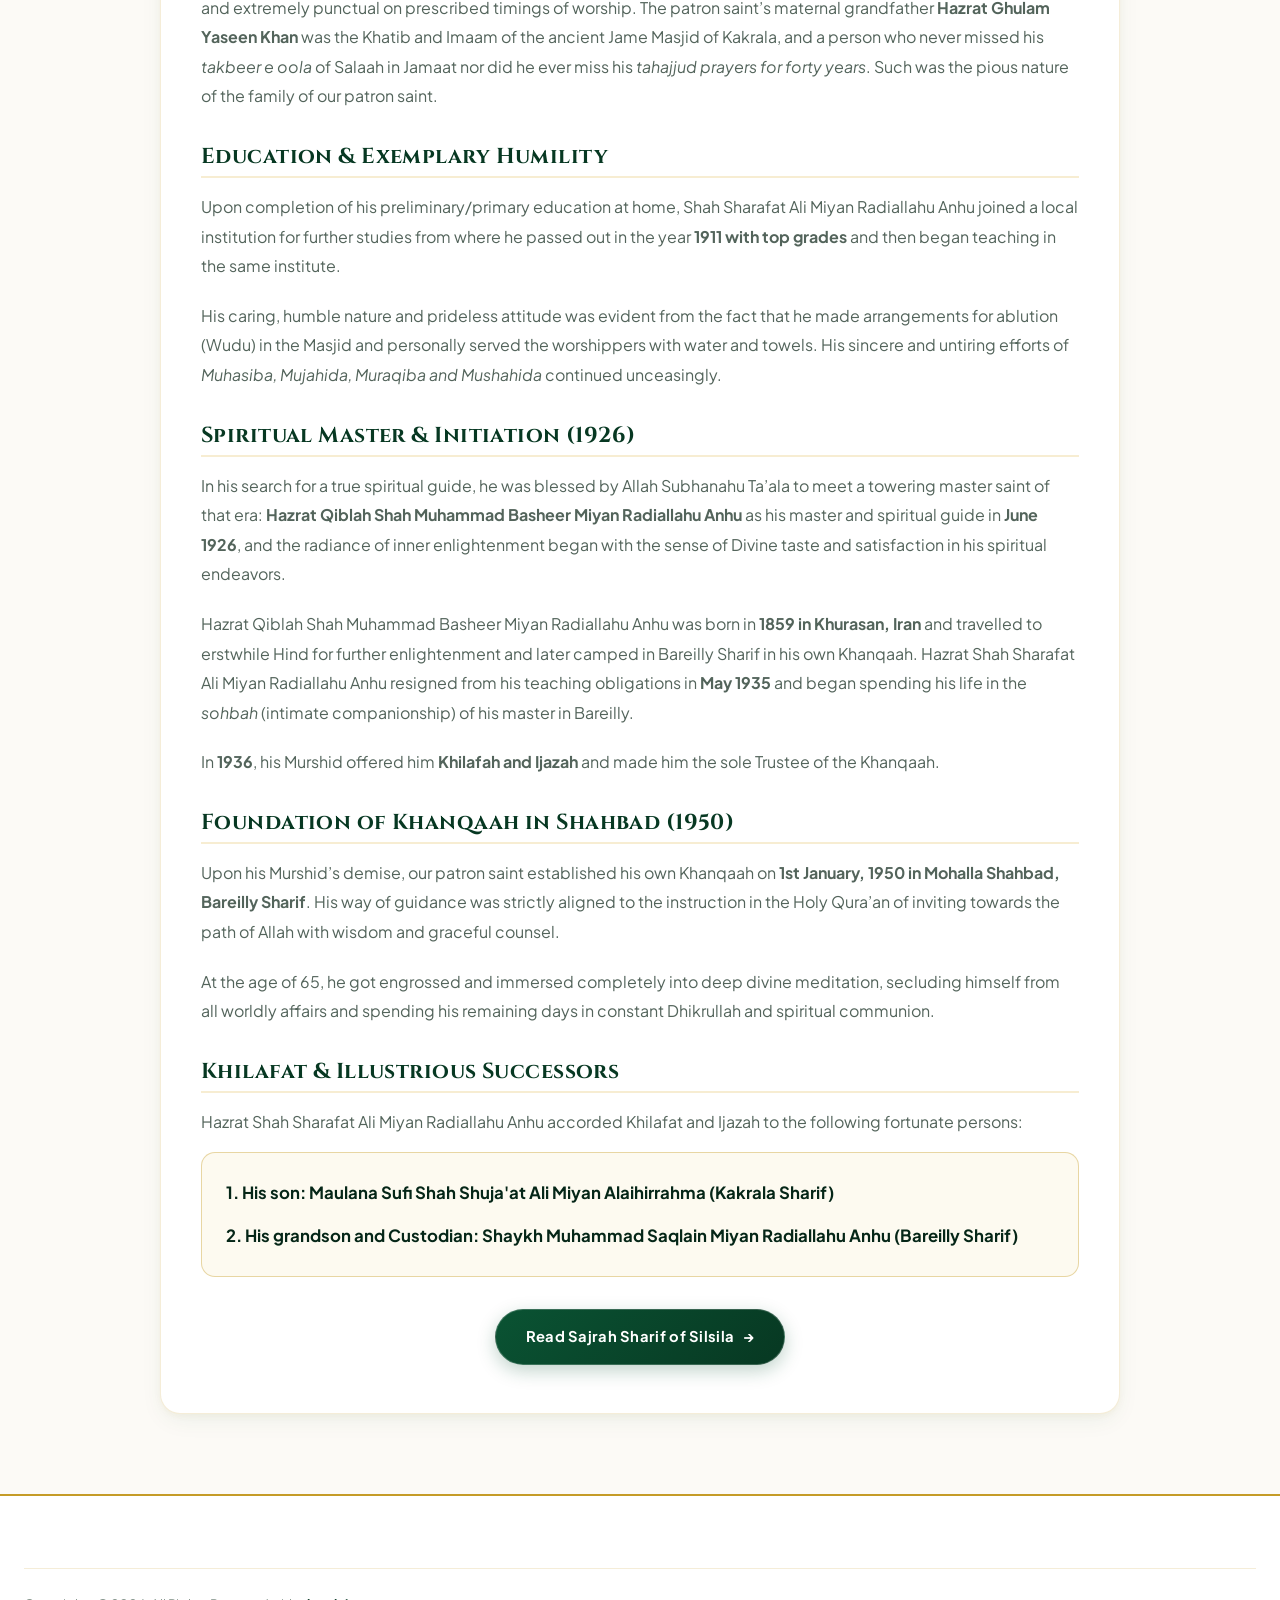
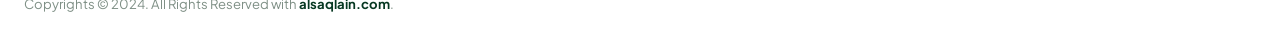
<file: sufi-saint.html>
<!DOCTYPE html>
<html lang="en">
<head>
  <meta charset="UTF-8">
  <meta name="viewport" content="width=device-width, initial-scale=1.0">
  <title>Our Sufi Patron-Saint | Hazrat Qiblah Shah Sharafat Ali Miyan R.h.</title>
  <meta name="description" content="Detailed life, birth, spiritual masters, khilafah, teachings, and legacy of Hazrat Shah Sharafat Ali Miyan Radiallahu Anhu.">
  <link rel="stylesheet" href="css/main.css">
  <link rel="icon" type="image/png" href="assets/branding/crest-khanqah.png">
</head>
<body>

  <!-- Top Bar -->
  <div class="top-bar">
    <div class="top-bar-inner">
      <div class="top-bar-left">
        <div class="top-bar-item"><span>Islamic Date: <strong id="current-hijri-date">1448 A.H.</strong></span></div>
        <div class="top-bar-item"><span>Shahbad, Bareilly Sharif, Uttar Pradesh (PIN 243003)</span></div>
      </div>
      <div class="top-bar-right">
        <div class="top-bar-item"><span>alshahsaqlain@gmail.com</span></div>
      </div>
    </div>
  </div>

  <!-- Header -->
  <header class="main-header">
    <div class="nav-container">
      <a href="index.html" class="brand-wrapper">
        <img src="assets/branding/crest-khanqah.png" alt="Dargah Logo" class="brand-logo-img">
        <div class="brand-text-block">
          <span class="brand-title">Dargah Shah Sharafat Ali Miyan</span>
          <span class="brand-subtitle">Khanqah-e-Saqlainia Sharafatiya • Bareilly</span>
        </div>
      </a>

      <nav class="nav-menu">
        <div class="nav-item"><a href="index.html" class="nav-link">HOME</a></div>
        <div class="nav-item">
          <a href="about-khanqah.html" class="nav-link active">ABOUT+</a>
          <div class="dropdown-menu">
            <a href="about-khanqah.html" class="dropdown-link">🕌 About Khanqah Sharif</a>
            <a href="about-other.html" class="dropdown-link">🤲 Welfare & Other Services</a>
            <a href="sufi-saint.html" class="dropdown-link">✨ Our Sufi Patron-Saint</a>
          </div>
        </div>
        <div class="nav-item"><a href="lineage.html" class="nav-link">PORTRANGE+</a></div>
        <div class="nav-item"><a href="gallery.html" class="nav-link">MEDIA+</a></div>
        <div class="nav-item"><a href="events.html" class="nav-link">EVENTS</a></div>
        <div class="nav-item"><a href="books.html" class="nav-link">BOOKS</a></div>
        <div class="nav-item"><a href="contact.html" class="nav-link">CONTACT</a></div>
      </nav>

      <div class="nav-actions">
        <a href="sajrah-sharif.html" class="btn-shajra-badge"><span>شجرۂ شریف</span></a>
        <button class="btn-menu-drawer open-menu-drawer"><span>MENU</span></button>
      </div>
    </div>
  </header>

  <!-- Offcanvas Navigation Drawer -->
  <div class="page2-overlay" id="page2-overlay">
    <div class="page2-drawer">
      <div class="page2-header">
        <div>
          <h3 class="page2-menu-title">SITE DIRECTORY</h3>
          <span style="font-size:0.75rem; color:var(--gold-dark); font-weight:600;">Khanqah-e-Saqlainia Sharafatiya</span>
        </div>
        <button class="page2-close" id="page2-close-btn">&times;</button>
      </div>

      <div class="page2-links-grid">
        <a href="index.html" class="page2-link-card">
          <span class="title">HOME</span>
          <span class="desc">Main portal & announcements</span>
        </a>
        <a href="about-khanqah.html" class="page2-link-card">
          <span class="title">ABOUT KHANQAH</span>
          <span class="desc">History & foundation 1950</span>
        </a>
        <a href="about-other.html" class="page2-link-card">
          <span class="title">ABOUT OTHER</span>
          <span class="desc">Langar & welfare services</span>
        </a>
        <a href="sufi-saint.html" class="page2-link-card">
          <span class="title">OUR SUFI SAINT</span>
          <span class="desc">Hazrat Shah Sharafat Ali Miyan</span>
        </a>
        <a href="sajrah-sharif.html" class="page2-link-card">
          <span class="title">SAJRA'H SHARIF</span>
          <span class="desc">4-Language sacred verses</span>
        </a>
        <a href="lineage.html" class="page2-link-card">
          <span class="title">LINEAGE (SILSILA)</span>
          <span class="desc">Holy genealogical chain</span>
        </a>
        <a href="gallery.html" class="page2-link-card">
          <span class="title">IMAGE GALLERY</span>
          <span class="desc">Shrine photos & Urs events</span>
        </a>
        <a href="gallery.html#videos" class="page2-link-card">
          <span class="title">VIDEO GALLERY</span>
          <span class="desc">Bayanat & Urs transmissions</span>
        </a>
        <a href="events.html" class="page2-link-card">
          <span class="title">EVENTS & URS</span>
          <span class="desc">Urs-e-Sharafati reports</span>
        </a>
        <a href="books.html" class="page2-link-card">
          <span class="title">BOOKS & LIBRARY</span>
          <span class="desc">Spiritual literature & reader</span>
        </a>
        <a href="contact.html" class="page2-link-card" style="grid-column: span 2;">
          <span class="title">CONTACT US</span>
          <span class="desc">Office, route map & messages</span>
        </a>
      </div>

      <div class="page2-info-box">
        <h4>
          <svg width="18" height="18" viewBox="0 0 24 24" fill="currentColor"><path d="M12 2C8.13 2 5 5.13 5 9c0 5.25 7 13 7 13s7-7.75 7-13c0-3.87-3.13-7-7-7zm0 9.5c-1.38 0-2.5-1.12-2.5-2.5s1.12-2.5 2.5-2.5 2.5 1.12 2.5 2.5-1.12 2.5-2.5 2.5z"/></svg>
          Dargah Hazrat Shah Sharafat Ali Miyan R.h.
        </h4>
        <p>Shahbad, Bareilly, Uttar Pradesh, India, Pin : 243003</p>
        <p><strong>Email:</strong> alshahsaqlain@gmail.com</p>
        <p><strong>Official Portals:</strong> alsaqlain.com • alsaqlain.in • alsaqlain.org</p>
      </div>

      <div class="page2-socials">
        <h5 class="page2-socials-title">Social Media Platforms</h5>
        <div class="page2-social-icons">
          <a href="https://youtube.com/@alshahsaqlain" target="_blank" class="page2-soc-btn" title="YouTube">YT</a>
          <a href="https://facebook.com/alshahsaqlain" target="_blank" class="page2-soc-btn" title="Facebook">FB</a>
          <a href="https://instagram.com/alshahsaqlain" target="_blank" class="page2-soc-btn" title="Instagram">IG</a>
          <a href="https://twitter.com/alshahsaqlain" target="_blank" class="page2-soc-btn" title="Twitter / X">X</a>
        </div>
      </div>
    </div>
  </div>

  <!-- Breadcrumb -->
  <div style="background:var(--bg-secondary); border-bottom:1px solid var(--border-subtle); padding:1rem 1.5rem;">
    <div class="container" style="display:flex; justify-content:space-between; align-items:center; flex-wrap:wrap; font-size:0.85rem;">
      <div style="color:var(--text-muted);">
        <a href="index.html" style="color:var(--emerald-primary); font-weight:600;">Home</a> / About / <strong style="color:var(--emerald-dark);">Our Sufi Patron-Saint</strong>
      </div>
      <div style="font-family:var(--font-heading); font-size:0.88rem; color:var(--gold-dark); font-weight:700;">Hazrat Shah Sharafat Ali Miyan R.h.</div>
    </div>
  </div>

  <main class="section">
    <div class="container" style="max-width:960px;">
      
      <!-- Quran & Hadith Hero Card -->
      <div class="holy-banner" style="margin-bottom:3rem;">
        <div class="holy-ayah">
          أَلَا إِنَّ أَوْلِيَاءَ اللَّهِ لَا خَوْفٌ عَلَيْهِمْ وَلَا هُمْ يَحْزَنُونَ
        </div>
        <p class="holy-trans">
          "AL QURA’AN : Beware ! Verily, the friends of Allah will not have any fear, nor will they grieve"
        </p>
        <span class="holy-ref">Surah Yunus (10:62)</span>
        <div style="margin-top:1.5rem; font-size:0.95rem; line-height:1.75; color:var(--text-main); text-align:left; background:rgba(255,255,255,0.7); border-radius:12px; padding:1.25rem;">
          <p style="margin-bottom:0.5rem;">
            <strong>Prophetic Declaration on the Awliya:</strong> Imam Nawawi Radiallahu Anhu and also Ibn Majah Radiallahu Anhu report that when the Holy Prophet Muhammad Swallallahu Alaihi Wa Aalihi Sallam was asked about the characteristics of the Awliya (the caring friends of Allah), he declared:
          </p>
          <p style="font-style:italic; color:var(--emerald-dark); font-weight:600; font-size:1.05rem; margin-bottom:0.5rem;">
            ‘Allah is remembered when they are seen.’
          </p>
          <p style="font-size:0.88rem; color:var(--text-muted); margin:0;">
            Hence, if one finds that the company of a pious person generates the thought and love of Allah in your heart, then he is certainly a Wali (caring friend of Allah). When a true friend discards his qualities and existence for the majestic qualities and divine existence of Almighty Allah, his heart never ever indulges in worldly desires.
          </p>
        </div>
      </div>

      <!-- Biography Section with Full Text from Page 6 -->
      <article style="background:#fff; border:1px solid var(--border-subtle); border-radius:var(--radius-lg); padding:3rem 2.5rem; box-shadow:var(--shadow-md); line-height:1.85;">
        <div style="text-align:center; margin-bottom:2rem;">
          <span class="section-tag">Biography & Spiritual Journey</span>
          <h1 style="font-family:var(--font-heading); color:var(--emerald-deep); font-size:2.2rem; margin:0.75rem 0;">
            Hazrat Qiblah Shah Sharafat Ali Miyan Radiallahu Anhu
          </h1>
          <p style="font-size:1rem; color:var(--gold-dark); font-weight:600;">
            Patron Saint of Silsila-e-Aaliyah Sharafatiya Mujaddidiya Quadriyah
          </p>
        </div>

        <p style="font-size:1.05rem; color:var(--text-main); margin-bottom:1.5rem;">
          True to this description, the patron saint of Silsila e Aaliyah Sharafatiya Mujaddidiya Quadriyah, Hazrat Qiblah Shah Sharafat Ali Miyan Radiallahu Anhu, through his valued teachings and radiance of <em>uloom e zaahir o baatin</em> (outer and inner knowledge), propagated the true meaning of Tasawwuf, which implies ultimate and definite belief in Allah and complete submission to His divine will.
        </p>

        <h3 style="font-family:var(--font-heading); color:var(--emerald-dark); font-size:1.35rem; margin:2rem 0 0.85rem; border-bottom:2px solid var(--gold-pale); padding-bottom:0.4rem;">
          Blessed Birth & Pious Family
        </h3>
        <p style="color:var(--text-muted); margin-bottom:1.25rem;">
          Born on the <strong>27th day of the sacred month of Ramadan in Hijri 1310, corresponding to 29th April, 1892</strong>, in the blessed moments of <em>Adhan e Saani of Jumu'atul Wada</em>, to a fasting, blessed, pious mother <strong>Hameeda Khatoon Rahmatullahi Alaiha</strong>, our patron saint came to this world through a family that reached heights of piety, humbleness, devotion and closeness to Allah.
        </p>
        <p style="color:var(--text-muted); margin-bottom:1.25rem;">
          Being an educated and elite zamindar family of <strong>Kakrala, Badayun Sharif</strong>, this family were referred to for all problems and queries, and presided over arbitration for all issues in the locality. But the elite background was never an impediment to their utmost piety and devotion to Allah and His cause.
        </p>
        <p style="color:var(--text-muted); margin-bottom:1.25rem;">
          The patron saint’s father <strong>Hazrat Ghulam Mustafa Khan Rahmatullahi Alaih</strong> was a sincere, humble, pious friend of Allah and extremely punctual on prescribed timings of worship. The patron saint’s maternal grandfather <strong>Hazrat Ghulam Yaseen Khan</strong> was the Khatib and Imaam of the ancient Jame Masjid of Kakrala, and a person who never missed his <em>takbeer e oola</em> of Salaah in Jamaat nor did he ever miss his <em>tahajjud prayers for forty years</em>. Such was the pious nature of the family of our patron saint.
        </p>

        <h3 style="font-family:var(--font-heading); color:var(--emerald-dark); font-size:1.35rem; margin:2rem 0 0.85rem; border-bottom:2px solid var(--gold-pale); padding-bottom:0.4rem;">
          Education & Exemplary Humility
        </h3>
        <p style="color:var(--text-muted); margin-bottom:1.25rem;">
          Upon completion of his preliminary/primary education at home, Shah Sharafat Ali Miyan Radiallahu Anhu joined a local institution for further studies from where he passed out in the year <strong>1911 with top grades</strong> and then began teaching in the same institute.
        </p>
        <p style="color:var(--text-muted); margin-bottom:1.25rem;">
          His caring, humble nature and prideless attitude was evident from the fact that he made arrangements for ablution (Wudu) in the Masjid and personally served the worshippers with water and towels. His sincere and untiring efforts of <em>Muhasiba, Mujahida, Muraqiba and Mushahida</em> continued unceasingly.
        </p>

        <h3 style="font-family:var(--font-heading); color:var(--emerald-dark); font-size:1.35rem; margin:2rem 0 0.85rem; border-bottom:2px solid var(--gold-pale); padding-bottom:0.4rem;">
          Spiritual Master & Initiation (1926)
        </h3>
        <p style="color:var(--text-muted); margin-bottom:1.25rem;">
          In his search for a true spiritual guide, he was blessed by Allah Subhanahu Ta’ala to meet a towering master saint of that era: <strong>Hazrat Qiblah Shah Muhammad Basheer Miyan Radiallahu Anhu</strong> as his master and spiritual guide in <strong>June 1926</strong>, and the radiance of inner enlightenment began with the sense of Divine taste and satisfaction in his spiritual endeavors.
        </p>
        <p style="color:var(--text-muted); margin-bottom:1.25rem;">
          Hazrat Qiblah Shah Muhammad Basheer Miyan Radiallahu Anhu was born in <strong>1859 in Khurasan, Iran</strong> and travelled to erstwhile Hind for further enlightenment and later camped in Bareilly Sharif in his own Khanqaah. Hazrat Shah Sharafat Ali Miyan Radiallahu Anhu resigned from his teaching obligations in <strong>May 1935</strong> and began spending his life in the <em>sohbah</em> (intimate companionship) of his master in Bareilly.
        </p>
        <p style="color:var(--text-muted); margin-bottom:1.25rem;">
          In <strong>1936</strong>, his Murshid offered him <strong>Khilafah and Ijazah</strong> and made him the sole Trustee of the Khanqaah.
        </p>

        <h3 style="font-family:var(--font-heading); color:var(--emerald-dark); font-size:1.35rem; margin:2rem 0 0.85rem; border-bottom:2px solid var(--gold-pale); padding-bottom:0.4rem;">
          Foundation of Khanqaah in Shahbad (1950)
        </h3>
        <p style="color:var(--text-muted); margin-bottom:1.25rem;">
          Upon his Murshid’s demise, our patron saint established his own Khanqaah on <strong>1st January, 1950 in Mohalla Shahbad, Bareilly Sharif</strong>. His way of guidance was strictly aligned to the instruction in the Holy Qura’an of inviting towards the path of Allah with wisdom and graceful counsel.
        </p>
        <p style="color:var(--text-muted); margin-bottom:1.25rem;">
          At the age of 65, he got engrossed and immersed completely into deep divine meditation, secluding himself from all worldly affairs and spending his remaining days in constant Dhikrullah and spiritual communion.
        </p>

        <h3 style="font-family:var(--font-heading); color:var(--emerald-dark); font-size:1.35rem; margin:2rem 0 0.85rem; border-bottom:2px solid var(--gold-pale); padding-bottom:0.4rem;">
          Khilafat & Illustrious Successors
        </h3>
        <p style="color:var(--text-muted); margin-bottom:1rem;">
          Hazrat Shah Sharafat Ali Miyan Radiallahu Anhu accorded Khilafat and Ijazah to the following fortunate persons:
        </p>
        <div style="background:var(--gold-cream); border:1px solid var(--border-strong); border-radius:var(--radius-md); padding:1.5rem; margin-bottom:2rem;">
          <p style="font-size:1.05rem; font-weight:700; color:var(--emerald-deep); margin-bottom:0.75rem;">
            1. His son: Maulana Sufi Shah Shuja'at Ali Miyan Alaihirrahma (Kakrala Sharif)
          </p>
          <p style="font-size:1.05rem; font-weight:700; color:var(--emerald-deep); margin-bottom:0;">
            2. His grandson and Custodian: Shaykh Muhammad Saqlain Miyan Radiallahu Anhu (Bareilly Sharif)
          </p>
        </div>

        <div style="text-align:center;">
          <a href="sajrah-sharif.html" class="btn-primary">
            <span>Read Sajrah Sharif of Silsila</span> &rarr;
          </a>
        </div>
      </article>

    </div>
  </main>

  <!-- Footer -->
  <footer class="main-footer">
    <div class="footer-bottom">
      <div class="footer-copy">Copyrights &copy; 2024. All Rights Reserved with <strong>alsaqlain.com</strong>.</div>
    </div>
  </footer>

  <!-- Human-Style Mobile Bottom App Bar -->
  <nav class="mobile-bottom-bar" aria-label="Mobile Navigation">
    <a href="index.html" class="mobile-bottom-item">
      <svg viewBox="0 0 24 24"><path d="M10 20v-6h4v6h5v-8h3L12 3 2 12h3v8z"/></svg>
      <span>Home</span>
    </a>
    <a href="sajrah-sharif.html" class="mobile-bottom-item highlight-tab">
      <svg viewBox="0 0 24 24"><path d="M18 2H6c-1.1 0-2 .9-2 2v16c0 1.1.9 2 2 2h12c1.1 0 2-.9 2-2V4c0-1.1-.9-2-2-2zM6 4h5v8l-2.5-1.5L6 12V4z"/></svg>
      <span>Sajrah</span>
    </a>
    <a href="lineage.html" class="mobile-bottom-item">
      <svg viewBox="0 0 24 24"><path d="M16 11c1.66 0 2.99-1.34 2.99-3S17.66 5 16 5c-1.66 0-3 1.34-3 3s1.34 3 3 3zm-8 0c1.66 0 2.99-1.34 2.99-3S9.66 5 8 5C6.34 5 5 6.34 5 8s1.34 3 3 3zm0 2c-2.33 0-7 1.17-7 3.5V19h14v-2.5c0-2.33-4.67-3.5-7-3.5zm8 0c-.29 0-.62.02-.97.05 1.16.84 1.97 1.97 1.97 3.45V19h6v-2.5c0-2.33-4.67-3.5-7-3.5z"/></svg>
      <span>Lineage</span>
    </a>
    <a href="gallery.html" class="mobile-bottom-item">
      <svg viewBox="0 0 24 24"><path d="M22 16V4c0-1.1-.9-2-2-2H8c-1.1 0-2 .9-2 2v12c0 1.1.9 2 2 2h12c1.1 0 2-.9 2-2zm-11-4l2.03 2.71L16 11l4 5H8l3-4zM2 6v14c0 1.1.9 2 2 2h14v-2H4V6H2z"/></svg>
      <span>Gallery</span>
    </a>
    <a href="javascript:void(0)" class="mobile-bottom-item open-menu-drawer">
      <svg viewBox="0 0 24 24"><path d="M3 18h18v-2H3v2zm0-5h18v-2H3v2zm0-7v2h18V6H3z"/></svg>
      <span>Menu</span>
    </a>
  </nav>

  <script src="js/main.js"></script>
</body>
</html>
</file>
<file: css/main.css>
/* ==========================================================================
   DARGAH HAZRAT SHAH SHARAFAT ALI MIYAN R.H. - OFFICIAL WEB PORTAL
   Theme: Luxury Royal Islamic Light Theme (Al-Saqlain Silsila)
   Palette: Alabaster Ivory, Sacred Emerald, Radiant Gold, Warm Ink
   ========================================================================== */

@import url('https://fonts.googleapis.com/css2?family=Amiri:ital,wght@0,400;0,700;1,400&family=Cinzel:wght@500;600;700;800;900&family=Noto+Nastaliq+Urdu:wght@400;600;700&family=Noto+Sans+Devanagari:wght@400;500;600;700&family=Noto+Sans+Gujarati:wght@400;500;600;700&family=Playfair+Display:ital,wght@0,500;0,600;0,700;1,400&family=Plus+Jakarta+Sans:wght@300;400;500;600;700;800&display=swap');

:root {
  /* Colors - Light Theme Tokens */
  --bg-primary: #fcfaf6;
  --bg-secondary: #f4efe6;
  --bg-tertiary: #ede6d8;
  --bg-card: #ffffff;
  --bg-card-subtle: #faf7f0;
  
  --emerald-primary: #0a5333;
  --emerald-dark: #073822;
  --emerald-deep: #052617;
  --emerald-light: #167e50;
  --emerald-mist: #e8f5ee;
  --emerald-glow: rgba(10, 83, 51, 0.12);
  
  --gold-primary: #c59b27;
  --gold-light: #dfb743;
  --gold-pale: #f7edd2;
  --gold-cream: #fdfaf0;
  --gold-dark: #8f6e14;
  --gold-glow: rgba(197, 155, 39, 0.18);
  
  --text-main: #19241f;
  --text-muted: #53645b;
  --text-light: #7e8f85;
  --text-gold: #9e7915;
  --text-emerald: #0a5333;
  
  --border-subtle: rgba(197, 155, 39, 0.18);
  --border-strong: rgba(197, 155, 39, 0.38);
  --border-emerald: rgba(10, 83, 51, 0.2);
  
  --shadow-sm: 0 2px 8px rgba(10, 83, 51, 0.04);
  --shadow-md: 0 8px 24px -4px rgba(10, 83, 51, 0.08), 0 2px 6px rgba(197, 155, 39, 0.06);
  --shadow-lg: 0 16px 40px -8px rgba(10, 83, 51, 0.12), 0 4px 12px rgba(197, 155, 39, 0.08);
  --shadow-hover: 0 22px 50px -10px rgba(10, 83, 51, 0.16), 0 8px 20px rgba(197, 155, 39, 0.12);
  
  /* Typography */
  --font-serif: 'Playfair Display', Georgia, serif;
  --font-heading: 'Cinzel', serif;
  --font-sans: 'Plus Jakarta Sans', system-ui, -apple-system, sans-serif;
  --font-arabic: 'Amiri', serif;
  --font-urdu: 'Noto Nastaliq Urdu', 'Amiri', serif;
  --font-hindi: 'Noto Sans Devanagari', 'Plus Jakarta Sans', sans-serif;
  --font-gujarati: 'Noto Sans Gujarati', 'Plus Jakarta Sans', sans-serif;
  
  --radius-sm: 8px;
  --radius-md: 14px;
  --radius-lg: 20px;
  --radius-mihrab: 36px 36px 14px 14px;
  --radius-pill: 9999px;
  
  --transition: all 0.3s cubic-bezier(0.25, 0.8, 0.25, 1);
  --transition-slow: all 0.5s cubic-bezier(0.16, 1, 0.3, 1);
}

/* Base Resets */
*, *::before, *::after {
  box-sizing: border-box;
  margin: 0;
  padding: 0;
}

html {
  scroll-behavior: smooth;
  font-size: 16px;
  overflow-x: hidden;
  max-width: 100%;
}

body {
  font-family: var(--font-sans);
  background-color: var(--bg-primary);
  color: var(--text-main);
  line-height: 1.65;
  overflow-x: hidden;
  max-width: 100%;
  width: 100%;
  background-image: url('../assets/images/islamic-pattern.svg');
  background-repeat: repeat;
  background-size: 100px 100px;
  background-attachment: fixed;
}

/* Selection & Scrollbar */
::selection {
  background: var(--gold-pale);
  color: var(--emerald-dark);
}

::-webkit-scrollbar {
  width: 9px;
}
::-webkit-scrollbar-track {
  background: var(--bg-secondary);
}
::-webkit-scrollbar-thumb {
  background: var(--gold-primary);
  border-radius: var(--radius-pill);
}
::-webkit-scrollbar-thumb:hover {
  background: var(--emerald-primary);
}

/* Typography Helpers */
h1, h2, h3, h4, h5, h6 {
  color: var(--emerald-dark);
  font-family: var(--font-heading);
  letter-spacing: 0.02em;
  font-weight: 700;
  line-height: 1.25;
}

p {
  margin-bottom: 1rem;
}

a {
  color: var(--emerald-primary);
  text-decoration: none;
  transition: var(--transition);
}

a:hover {
  color: var(--gold-dark);
}

img {
  max-width: 100%;
  height: auto;
  display: block;
}

ul {
  list-style: none;
}

/* Top Notification / Information Bar */
.top-bar {
  background: linear-gradient(90deg, #073822 0%, #0a5333 50%, #073822 100%);
  color: #f7edd2;
  font-size: 0.82rem;
  padding: 0.45rem 1.5rem;
  border-bottom: 1px solid rgba(212, 175, 55, 0.3);
}

.top-bar-inner {
  max-width: 1280px;
  margin: 0 auto;
  display: flex;
  justify-content: space-between;
  align-items: center;
  flex-wrap: wrap;
  gap: 0.75rem;
}

.top-bar-left {
  display: flex;
  align-items: center;
  gap: 1.5rem;
}

.top-bar-item {
  display: flex;
  align-items: center;
  gap: 0.45rem;
}

.top-bar-item svg {
  width: 14px;
  height: 14px;
  fill: var(--gold-light);
}

.top-bar-right {
  display: flex;
  align-items: center;
  gap: 1.25rem;
}

.top-social-link {
  color: #f7edd2;
  display: flex;
  align-items: center;
  transition: var(--transition);
}

.top-social-link:hover {
  color: var(--gold-light);
  transform: translateY(-1px);
}

/* Breaking / Urgent Flash Marquee Banner */
.updates-ticker {
  background: var(--gold-cream);
  border-bottom: 1px solid var(--border-subtle);
  display: flex;
  align-items: center;
  height: 42px;
  overflow: hidden;
  position: relative;
}

.ticker-badge {
  background: linear-gradient(135deg, var(--gold-primary), var(--gold-dark));
  color: #ffffff;
  font-weight: 700;
  font-size: 0.75rem;
  text-transform: uppercase;
  letter-spacing: 0.1em;
  padding: 0 1.2rem;
  height: 100%;
  display: flex;
  align-items: center;
  gap: 0.4rem;
  z-index: 2;
  box-shadow: 4px 0 10px rgba(0,0,0,0.06);
  flex-shrink: 0;
}

.ticker-content {
  flex: 1;
  overflow: hidden;
  white-space: nowrap;
}

.ticker-track {
  display: inline-block;
  padding-left: 100%;
  animation: ticker 35s linear infinite;
  font-size: 0.88rem;
  color: var(--emerald-dark);
  font-weight: 500;
}

.ticker-track:hover {
  animation-play-state: paused;
}

@keyframes ticker {
  0% { transform: translate3d(0, 0, 0); }
  100% { transform: translate3d(-100%, 0, 0); }
}

/* Main Navigation Header */
.main-header {
  position: sticky;
  top: 0;
  z-index: 1000;
  background: rgba(255, 255, 255, 0.94);
  backdrop-filter: blur(14px);
  -webkit-backdrop-filter: blur(14px);
  border-bottom: 1px solid var(--border-subtle);
  box-shadow: 0 4px 20px rgba(10, 83, 51, 0.05);
  transition: var(--transition);
}

.nav-container {
  max-width: 1400px;
  margin: 0 auto;
  padding: 0.65rem 1.5rem;
  display: flex;
  justify-content: space-between;
  align-items: center;
  gap: 1.5rem;
}

.brand-wrapper {
  display: flex;
  align-items: center;
  gap: 0.75rem;
  flex: 1 1 auto;
  min-width: 0;
}

.brand-logo-img {
  height: 48px;
  width: 48px;
  object-fit: contain;
  border-radius: 50%;
  box-shadow: 0 2px 6px rgba(10, 83, 51, 0.15);
  flex-shrink: 0;
}

.brand-text-block {
  display: flex;
  flex-direction: column;
  min-width: 0;
  overflow: hidden;
}

.brand-title {
  font-family: var(--font-heading);
  font-size: 1.05rem;
  font-weight: 800;
  color: var(--emerald-dark);
  letter-spacing: 0.02em;
  line-height: 1.2;
  white-space: nowrap;
  overflow: hidden;
  text-overflow: ellipsis;
}

.brand-subtitle {
  font-size: 0.68rem;
  color: var(--gold-dark);
  font-weight: 600;
  letter-spacing: 0.06em;
  text-transform: uppercase;
  white-space: nowrap;
  overflow: hidden;
  text-overflow: ellipsis;
}

/* Nav Links */
.nav-menu {
  display: flex;
  align-items: center;
  gap: 0.15rem;
  flex-wrap: nowrap;
}

.nav-item {
  position: relative;
}

.nav-link {
  display: flex;
  align-items: center;
  gap: 0.25rem;
  padding: 0.5rem 0.7rem;
  font-size: 0.84rem;
  font-weight: 600;
  color: var(--text-main);
  border-radius: var(--radius-sm);
  letter-spacing: 0.02em;
  white-space: nowrap;
  transition: var(--transition);
}

.nav-link:hover, .nav-link.active {
  color: var(--emerald-primary);
  background: var(--emerald-mist);
}

.nav-link svg.arrow {
  width: 10px;
  height: 10px;
  transition: transform 0.2s ease;
}

.nav-item:hover .nav-link svg.arrow {
  transform: rotate(180deg);
}

/* Dropdown Menu */
.dropdown-menu {
  position: absolute;
  top: 100%;
  left: 0;
  min-width: 240px;
  background: #ffffff;
  border-radius: var(--radius-md);
  box-shadow: var(--shadow-lg);
  border: 1px solid var(--border-subtle);
  padding: 0.5rem;
  opacity: 0;
  visibility: hidden;
  transform: translateY(10px);
  transition: var(--transition);
  z-index: 100;
}

.nav-item:hover .dropdown-menu {
  opacity: 1;
  visibility: visible;
  transform: translateY(0);
}

.dropdown-link {
  display: flex;
  align-items: center;
  gap: 0.65rem;
  padding: 0.65rem 0.9rem;
  font-size: 0.86rem;
  font-weight: 500;
  color: var(--text-main);
  border-radius: var(--radius-sm);
  transition: var(--transition);
}

.dropdown-link:hover {
  background: var(--gold-cream);
  color: var(--emerald-primary);
  padding-left: 1.15rem;
}

/* Nav Actions */
.nav-actions {
  display: flex;
  align-items: center;
  gap: 0.85rem;
}

.btn-menu-drawer {
  display: flex;
  align-items: center;
  gap: 0.5rem;
  background: var(--bg-card);
  border: 1px solid var(--border-subtle);
  padding: 0.5rem 0.9rem;
  border-radius: var(--radius-pill);
  cursor: pointer;
  font-size: 0.82rem;
  font-weight: 700;
  color: var(--emerald-dark);
  transition: var(--transition);
  box-shadow: var(--shadow-sm);
}

.btn-menu-drawer:hover {
  background: var(--emerald-mist);
  border-color: var(--emerald-light);
  transform: translateY(-1px);
}

.btn-shajra-badge {
  background: linear-gradient(135deg, var(--gold-primary), var(--gold-dark));
  color: #ffffff !important;
  padding: 0.55rem 1.25rem;
  border-radius: var(--radius-pill);
  font-size: 0.82rem;
  font-weight: 700;
  letter-spacing: 0.04em;
  box-shadow: 0 4px 12px rgba(197, 155, 39, 0.28);
  display: inline-flex;
  align-items: center;
  gap: 0.45rem;
  transition: var(--transition);
}

.btn-shajra-badge:hover {
  transform: translateY(-2px);
  box-shadow: 0 6px 18px rgba(197, 155, 39, 0.38);
}

.mobile-toggle {
  display: none;
  background: transparent;
  border: none;
  cursor: pointer;
  padding: 0.5rem;
  color: var(--emerald-dark);
}

/* Fullscreen Menu Overlay (Replicating PDF Page 2 Structure in Luxury Light Theme) */
.page2-overlay {
  position: fixed;
  inset: 0;
  background: rgba(10, 83, 51, 0.45);
  backdrop-filter: blur(12px);
  -webkit-backdrop-filter: blur(12px);
  z-index: 2000;
  opacity: 0;
  visibility: hidden;
  transition: var(--transition-slow);
}

.page2-overlay.open {
  opacity: 1;
  visibility: visible;
}

.page2-drawer {
  position: absolute;
  top: 0;
  right: 0;
  bottom: 0;
  width: 100%;
  max-width: 540px;
  background: #ffffff;
  background-image: url('../assets/images/islamic-pattern.svg');
  background-size: 80px 80px;
  border-left: 2px solid var(--gold-primary);
  box-shadow: -10px 0 40px rgba(0, 0, 0, 0.15);
  padding: 2.5rem 2rem;
  display: flex;
  flex-direction: column;
  transform: translateX(100%);
  transition: var(--transition-slow);
  overflow-y: auto;
}

.page2-overlay.open .page2-drawer {
  transform: translateX(0);
}

.page2-header {
  display: flex;
  justify-content: space-between;
  align-items: center;
  border-bottom: 1px solid var(--border-subtle);
  padding-bottom: 1.25rem;
  margin-bottom: 1.5rem;
}

.page2-close {
  background: var(--bg-secondary);
  border: 1px solid var(--border-subtle);
  width: 40px;
  height: 40px;
  border-radius: 50%;
  cursor: pointer;
  display: flex;
  align-items: center;
  justify-content: center;
  color: var(--emerald-dark);
  font-size: 1.2rem;
  transition: var(--transition);
}

.page2-close:hover {
  background: var(--gold-pale);
  color: var(--gold-dark);
  transform: rotate(90deg);
}

.page2-menu-title {
  font-family: var(--font-heading);
  font-size: 1.2rem;
  color: var(--emerald-dark);
}

.page2-links-grid {
  display: grid;
  grid-template-columns: 1fr 1fr;
  gap: 0.85rem;
  margin-bottom: 2rem;
}

.page2-link-card {
  background: var(--bg-card);
  border: 1px solid var(--border-subtle);
  padding: 1rem;
  border-radius: var(--radius-md);
  display: flex;
  flex-direction: column;
  gap: 0.35rem;
  transition: var(--transition);
  box-shadow: var(--shadow-sm);
}

.page2-link-card:hover {
  border-color: var(--gold-primary);
  background: var(--gold-cream);
  transform: translateY(-2px);
  box-shadow: var(--shadow-md);
}

.page2-link-card .title {
  font-family: var(--font-heading);
  font-size: 0.95rem;
  font-weight: 700;
  color: var(--emerald-dark);
}

.page2-link-card .desc {
  font-size: 0.76rem;
  color: var(--text-muted);
}

.page2-info-box {
  background: var(--emerald-mist);
  border: 1px solid var(--border-emerald);
  border-radius: var(--radius-md);
  padding: 1.25rem;
  margin-bottom: 1.5rem;
}

.page2-info-box h4 {
  font-size: 0.95rem;
  margin-bottom: 0.5rem;
  display: flex;
  align-items: center;
  gap: 0.5rem;
}

.page2-info-box p {
  font-size: 0.84rem;
  color: var(--text-muted);
  margin-bottom: 0.5rem;
}

.page2-socials {
  border-top: 1px solid var(--border-subtle);
  padding-top: 1.25rem;
  margin-top: auto;
}

.page2-socials-title {
  font-size: 0.82rem;
  font-weight: 700;
  text-transform: uppercase;
  color: var(--gold-dark);
  letter-spacing: 0.08em;
  margin-bottom: 0.75rem;
}

.page2-social-icons {
  display: flex;
  gap: 0.75rem;
}

.page2-soc-btn {
  background: var(--bg-card);
  border: 1px solid var(--border-subtle);
  width: 38px;
  height: 38px;
  border-radius: 50%;
  display: flex;
  align-items: center;
  justify-content: center;
  color: var(--emerald-dark);
  transition: var(--transition);
}

.page2-soc-btn:hover {
  background: var(--emerald-primary);
  color: #ffffff;
  transform: translateY(-2px);
}

/* Hero Section */
.hero-section {
  position: relative;
  padding: 4.5rem 1.5rem 5rem;
  background: radial-gradient(circle at top center, rgba(247, 237, 210, 0.45) 0%, rgba(252, 250, 246, 0.8) 70%);
  border-bottom: 1px solid var(--border-subtle);
  overflow: hidden;
}

.hero-container {
  max-width: 1280px;
  margin: 0 auto;
  display: grid;
  grid-template-columns: 1.15fr 0.85fr;
  align-items: center;
  gap: 3.5rem;
  position: relative;
  z-index: 2;
}

.hero-badge-pill {
  display: inline-flex;
  align-items: center;
  gap: 0.6rem;
  background: var(--bg-card);
  border: 1px solid var(--border-strong);
  padding: 0.45rem 1.15rem;
  border-radius: var(--radius-pill);
  font-size: 0.82rem;
  font-weight: 700;
  color: var(--emerald-dark);
  box-shadow: var(--shadow-sm);
  margin-bottom: 1.5rem;
}

.hero-badge-pill .dot {
  width: 8px;
  height: 8px;
  border-radius: 50%;
  background: var(--gold-primary);
  animation: pulse 2s infinite;
}

@keyframes pulse {
  0% { transform: scale(0.95); box-shadow: 0 0 0 0 rgba(197, 155, 39, 0.7); }
  70% { transform: scale(1.1); box-shadow: 0 0 0 8px rgba(197, 155, 39, 0); }
  100% { transform: scale(0.95); box-shadow: 0 0 0 0 rgba(197, 155, 39, 0); }
}

.hero-arabic-calligraphy {
  font-family: var(--font-arabic);
  font-size: 2.1rem;
  color: var(--emerald-primary);
  line-height: 1.35;
  margin-bottom: 0.85rem;
  text-shadow: 0 2px 4px rgba(10, 83, 51, 0.08);
}

.hero-title {
  font-family: var(--font-heading);
  font-size: 2.85rem;
  font-weight: 800;
  color: var(--emerald-deep);
  line-height: 1.18;
  margin-bottom: 1.2rem;
}

.hero-title .highlight {
  background: linear-gradient(135deg, var(--emerald-primary), var(--gold-dark));
  -webkit-background-clip: text;
  -webkit-text-fill-color: transparent;
}

.hero-desc {
  font-size: 1.05rem;
  color: var(--text-muted);
  max-width: 580px;
  margin-bottom: 2rem;
  line-height: 1.7;
}

.hero-buttons {
  display: flex;
  align-items: center;
  gap: 1rem;
  flex-wrap: wrap;
  margin-bottom: 2.5rem;
}

.btn-primary {
  background: linear-gradient(135deg, var(--emerald-primary), var(--emerald-dark));
  color: #ffffff;
  padding: 0.85rem 1.85rem;
  border-radius: var(--radius-pill);
  font-weight: 700;
  font-size: 0.92rem;
  letter-spacing: 0.02em;
  display: inline-flex;
  align-items: center;
  gap: 0.55rem;
  box-shadow: 0 6px 18px rgba(10, 83, 51, 0.25);
  transition: var(--transition);
  border: 1px solid rgba(255, 255, 255, 0.2);
}

.btn-primary:hover {
  background: linear-gradient(135deg, #0d6b43, var(--emerald-primary));
  color: #ffffff;
  transform: translateY(-2px);
  box-shadow: 0 10px 24px rgba(10, 83, 51, 0.32);
}

.btn-secondary {
  background: #ffffff;
  color: var(--emerald-dark);
  padding: 0.85rem 1.85rem;
  border-radius: var(--radius-pill);
  font-weight: 700;
  font-size: 0.92rem;
  letter-spacing: 0.02em;
  display: inline-flex;
  align-items: center;
  gap: 0.55rem;
  border: 1px solid var(--border-strong);
  box-shadow: var(--shadow-sm);
  transition: var(--transition);
}

.btn-secondary:hover {
  background: var(--gold-cream);
  border-color: var(--gold-primary);
  color: var(--gold-dark);
  transform: translateY(-2px);
  box-shadow: var(--shadow-md);
}

/* Hero Stats Pill */
.hero-stats-row {
  display: flex;
  align-items: center;
  gap: 2rem;
  border-top: 1px solid var(--border-subtle);
  padding-top: 1.5rem;
}

.stat-item {
  display: flex;
  flex-direction: column;
}

.stat-num {
  font-family: var(--font-heading);
  font-size: 1.75rem;
  font-weight: 800;
  color: var(--emerald-dark);
  line-height: 1;
}

.stat-label {
  font-size: 0.75rem;
  color: var(--text-muted);
  font-weight: 600;
  text-transform: uppercase;
  letter-spacing: 0.05em;
  margin-top: 0.25rem;
}

/* Hero Visual / Image Frame */
.hero-visual-frame {
  position: relative;
}

.hero-shrine-img {
  width: 100%;
  border-radius: var(--radius-mihrab);
  border: 4px solid #ffffff;
  box-shadow: var(--shadow-lg), 0 0 0 1px var(--border-subtle);
  position: relative;
  z-index: 2;
  transition: var(--transition);
  max-height: 480px;
  object-fit: cover;
}

.hero-visual-frame:hover .hero-shrine-img {
  transform: scale(1.015);
}

.hero-decorative-arch {
  position: absolute;
  top: -16px;
  left: -16px;
  right: -16px;
  bottom: -16px;
  border: 2px dashed var(--gold-primary);
  border-radius: 44px 44px 22px 22px;
  opacity: 0.45;
  z-index: 1;
}

.hero-badge-overlay {
  position: absolute;
  bottom: -20px;
  left: 24px;
  background: #ffffff;
  border: 1px solid var(--border-strong);
  border-radius: var(--radius-md);
  padding: 0.85rem 1.25rem;
  display: flex;
  align-items: center;
  gap: 0.85rem;
  box-shadow: var(--shadow-md);
  z-index: 3;
}

.hero-badge-icon {
  width: 42px;
  height: 42px;
  background: var(--gold-pale);
  border-radius: 50%;
  display: flex;
  align-items: center;
  justify-content: center;
  color: var(--gold-dark);
  font-size: 1.2rem;
}

.hero-badge-text .title {
  font-family: var(--font-heading);
  font-size: 0.9rem;
  font-weight: 700;
  color: var(--emerald-dark);
}

.hero-badge-text .sub {
  font-size: 0.72rem;
  color: var(--text-muted);
}

/* Section Header Shared Component */
.section-header {
  text-align: center;
  max-width: 720px;
  margin: 0 auto 3rem;
  position: relative;
}

.section-tag {
  display: inline-flex;
  align-items: center;
  gap: 0.45rem;
  font-size: 0.78rem;
  font-weight: 700;
  color: var(--gold-dark);
  text-transform: uppercase;
  letter-spacing: 0.12em;
  background: var(--gold-pale);
  padding: 0.35rem 1rem;
  border-radius: var(--radius-pill);
  margin-bottom: 0.85rem;
  border: 1px solid rgba(197, 155, 39, 0.3);
}

.section-title {
  font-family: var(--font-heading);
  font-size: 2.25rem;
  color: var(--emerald-deep);
  margin-bottom: 1rem;
}

.section-divider {
  display: flex;
  align-items: center;
  justify-content: center;
  gap: 0.85rem;
  margin: 0.85rem auto 1.15rem;
}

.section-divider .line {
  height: 1px;
  width: 60px;
  background: linear-gradient(90deg, transparent, var(--gold-primary));
}

.section-divider .line.right {
  background: linear-gradient(90deg, var(--gold-primary), transparent);
}

.section-divider .ornament {
  color: var(--gold-primary);
  font-size: 0.95rem;
}

.section-subtitle {
  font-size: 0.98rem;
  color: var(--text-muted);
  line-height: 1.65;
}

/* Layout Utilities */
.section {
  padding: 5rem 1.5rem;
  position: relative;
}

.container {
  max-width: 1280px;
  margin: 0 auto;
}

/* Section 1: Quick Navigation Cards */
.quick-cards-grid {
  display: grid;
  grid-template-columns: repeat(auto-fit, minmax(260px, 1fr));
  gap: 1.5rem;
  margin-top: -2.5rem;
  position: relative;
  z-index: 10;
}

.quick-card {
  background: #ffffff;
  border: 1px solid var(--border-subtle);
  border-radius: var(--radius-md);
  padding: 1.5rem;
  box-shadow: var(--shadow-md);
  display: flex;
  align-items: flex-start;
  gap: 1.15rem;
  transition: var(--transition);
}

.quick-card:hover {
  border-color: var(--gold-primary);
  transform: translateY(-4px);
  box-shadow: var(--shadow-hover);
}

.quick-card-icon {
  width: 52px;
  height: 52px;
  border-radius: var(--radius-sm);
  background: var(--emerald-mist);
  color: var(--emerald-primary);
  display: flex;
  align-items: center;
  justify-content: center;
  flex-shrink: 0;
  font-size: 1.35rem;
  transition: var(--transition);
}

.quick-card:hover .quick-card-icon {
  background: var(--emerald-primary);
  color: #ffffff;
}

.quick-card-info h3 {
  font-size: 1.05rem;
  margin-bottom: 0.35rem;
  color: var(--emerald-dark);
}

.quick-card-info p {
  font-size: 0.82rem;
  color: var(--text-muted);
  margin-bottom: 0.5rem;
  line-height: 1.5;
}

.quick-card-link {
  font-size: 0.82rem;
  font-weight: 700;
  color: var(--gold-dark);
  display: inline-flex;
  align-items: center;
  gap: 0.35rem;
}

/* Quranic Ayah & Hadith Banner */
.holy-banner {
  background: linear-gradient(135deg, #fbf7ee 0%, #f6f0df 100%);
  border: 1px solid var(--border-strong);
  border-radius: var(--radius-lg);
  padding: 2.25rem 2rem;
  text-align: center;
  margin-bottom: 3.5rem;
  box-shadow: var(--shadow-md);
  position: relative;
  overflow: hidden;
}

.holy-banner::before {
  content: '﷽';
  font-family: var(--font-arabic);
  font-size: 3rem;
  color: var(--gold-primary);
  display: block;
  margin-bottom: 0.5rem;
  opacity: 0.85;
}

.holy-ayah {
  font-family: var(--font-arabic);
  font-size: 1.65rem;
  color: var(--emerald-dark);
  margin-bottom: 0.75rem;
  line-height: 1.6;
}

.holy-trans {
  font-family: var(--font-serif);
  font-size: 1.15rem;
  color: var(--text-main);
  font-style: italic;
  max-width: 820px;
  margin: 0 auto 0.75rem;
}

.holy-ref {
  font-size: 0.84rem;
  font-weight: 700;
  color: var(--gold-dark);
  text-transform: uppercase;
  letter-spacing: 0.08em;
}

/* About Khanqah & Saint Biography Split Component */
.about-saint-grid {
  display: grid;
  grid-template-columns: 1fr 1fr;
  gap: 3.5rem;
  align-items: center;
}

.saint-bio-card {
  background: #ffffff;
  border: 1px solid var(--border-subtle);
  border-radius: var(--radius-lg);
  padding: 2.5rem;
  box-shadow: var(--shadow-lg);
  position: relative;
}

.saint-bio-card::before {
  content: '';
  position: absolute;
  top: 0;
  left: 2.5rem;
  right: 2.5rem;
  height: 4px;
  background: linear-gradient(90deg, var(--gold-primary), var(--emerald-primary));
  border-radius: 4px;
}

.saint-header-tag {
  display: flex;
  align-items: center;
  gap: 0.5rem;
  font-size: 0.78rem;
  font-weight: 700;
  text-transform: uppercase;
  letter-spacing: 0.08em;
  color: var(--gold-dark);
  margin-bottom: 0.5rem;
}

.saint-name {
  font-family: var(--font-heading);
  font-size: 1.85rem;
  color: var(--emerald-deep);
  margin-bottom: 1.25rem;
}

.bio-point {
  display: flex;
  align-items: flex-start;
  gap: 0.85rem;
  margin-bottom: 1rem;
}

.bio-point-icon {
  width: 24px;
  height: 24px;
  border-radius: 50%;
  background: var(--gold-pale);
  color: var(--gold-dark);
  display: flex;
  align-items: center;
  justify-content: center;
  font-size: 0.75rem;
  flex-shrink: 0;
  margin-top: 0.2rem;
}

.bio-point-text {
  font-size: 0.92rem;
  color: var(--text-muted);
  line-height: 1.6;
}

.bio-point-text strong {
  color: var(--emerald-dark);
}

/* Interactive Sajrah Sharif Reader Component */
.sajrah-reader-card {
  background: #ffffff;
  border: 1px solid var(--border-strong);
  border-radius: var(--radius-lg);
  box-shadow: var(--shadow-lg);
  overflow: hidden;
  margin: 0 auto;
}

.sajrah-toolbar {
  background: var(--emerald-dark);
  color: #ffffff;
  padding: 1.25rem 2rem;
  display: flex;
  justify-content: space-between;
  align-items: center;
  flex-wrap: wrap;
  gap: 1rem;
}

.sajrah-toolbar-title {
  font-family: var(--font-heading);
  font-size: 1.25rem;
  color: var(--gold-light);
  display: flex;
  align-items: center;
  gap: 0.65rem;
}

.lang-tabs {
  display: flex;
  background: rgba(255, 255, 255, 0.12);
  padding: 0.25rem;
  border-radius: var(--radius-pill);
  gap: 0.25rem;
}

.lang-btn {
  background: transparent;
  border: none;
  color: #ffffff;
  padding: 0.45rem 1rem;
  border-radius: var(--radius-pill);
  font-size: 0.82rem;
  font-weight: 600;
  cursor: pointer;
  transition: var(--transition);
}

.lang-btn.active {
  background: var(--gold-primary);
  color: #ffffff;
  box-shadow: 0 2px 8px rgba(0,0,0,0.2);
}

.sajrah-content-area {
  padding: 3rem 2.5rem;
  background: #ffffff;
  background-image: url('../assets/images/islamic-pattern.svg');
  background-size: 90px 90px;
  min-height: 380px;
}

.sajrah-couplet-highlight {
  text-align: center;
  padding: 1.75rem 2rem;
  background: var(--gold-cream);
  border: 1px solid var(--border-subtle);
  border-radius: var(--radius-md);
  margin-bottom: 2rem;
}

.couplet-arabic {
  font-family: var(--font-arabic);
  font-size: 1.85rem;
  color: var(--emerald-primary);
  line-height: 1.7;
}

.couplet-meaning {
  font-size: 0.95rem;
  color: var(--text-muted);
  font-style: italic;
  margin-top: 0.5rem;
}

.sajrah-verses-list {
  display: flex;
  flex-direction: column;
  gap: 1.25rem;
  max-width: 820px;
  margin: 0 auto;
}

.verse-item {
  background: var(--bg-card-subtle);
  border: 1px solid var(--border-subtle);
  border-radius: var(--radius-md);
  padding: 1.15rem 1.75rem;
  display: flex;
  align-items: center;
  justify-content: space-between;
  gap: 1.5rem;
  transition: var(--transition);
}

.verse-item:hover {
  background: #ffffff;
  border-color: var(--gold-primary);
  box-shadow: var(--shadow-sm);
}

.verse-text {
  font-size: 1.1rem;
  color: var(--emerald-deep);
  font-weight: 500;
  line-height: 1.6;
}

.verse-text.urdu {
  font-family: var(--font-urdu);
  font-size: 1.35rem;
  text-align: right;
  direction: rtl;
  width: 100%;
}

.verse-text.hindi {
  font-family: var(--font-hindi);
  font-size: 1.05rem;
}

.verse-text.gujarati {
  font-family: var(--font-gujarati);
  font-size: 1.05rem;
}

.verse-index {
  width: 32px;
  height: 32px;
  border-radius: 50%;
  background: var(--gold-pale);
  color: var(--gold-dark);
  font-weight: 700;
  font-size: 0.85rem;
  display: flex;
  align-items: center;
  justify-content: center;
  flex-shrink: 0;
}

/* Silsila Tree Component */
.silsila-container-card {
  background: #ffffff;
  border: 1px solid var(--border-subtle);
  border-radius: var(--radius-lg);
  padding: 2.5rem;
  box-shadow: var(--shadow-lg);
  display: grid;
  grid-template-columns: 1fr 1fr;
  gap: 3rem;
  align-items: center;
}

.silsila-chart-box {
  border: 1px solid var(--border-strong);
  border-radius: var(--radius-md);
  overflow: hidden;
  background: #fdfcf9;
  position: relative;
}

.silsila-img {
  width: 100%;
  height: 520px;
  object-fit: contain;
  transition: transform 0.4s ease;
  cursor: zoom-in;
}

.silsila-img:hover {
  transform: scale(1.03);
}

.silsila-timeline {
  position: relative;
  padding-left: 2rem;
  display: flex;
  flex-direction: column;
  gap: 1.5rem;
}

.silsila-timeline::before {
  content: '';
  position: absolute;
  top: 10px;
  bottom: 10px;
  left: 8px;
  width: 2px;
  background: linear-gradient(180deg, var(--gold-primary), var(--emerald-primary));
}

.timeline-node {
  position: relative;
}

.timeline-node::before {
  content: '';
  position: absolute;
  left: -2rem;
  top: 6px;
  width: 14px;
  height: 14px;
  border-radius: 50%;
  background: #ffffff;
  border: 3px solid var(--gold-primary);
  box-shadow: 0 0 0 3px rgba(197, 155, 39, 0.2);
}

.timeline-node.highlight::before {
  border-color: var(--emerald-primary);
  background: var(--emerald-primary);
  box-shadow: 0 0 0 4px rgba(10, 83, 51, 0.25);
}

.timeline-content h4 {
  font-family: var(--font-heading);
  font-size: 1.05rem;
  color: var(--emerald-dark);
  margin-bottom: 0.25rem;
}

.timeline-content p {
  font-size: 0.82rem;
  color: var(--text-muted);
  margin-bottom: 0;
}

/* Coming Soon Events & Urs News */
.events-urs-grid {
  display: grid;
  grid-template-columns: 1.1fr 0.9fr;
  gap: 2.5rem;
}

.urs-news-card {
  background: #ffffff;
  border: 1px solid var(--border-subtle);
  border-radius: var(--radius-lg);
  padding: 2rem;
  box-shadow: var(--shadow-md);
}

.urs-news-card .badge {
  display: inline-block;
  background: var(--emerald-mist);
  color: var(--emerald-primary);
  font-size: 0.75rem;
  font-weight: 700;
  padding: 0.35rem 0.85rem;
  border-radius: var(--radius-pill);
  margin-bottom: 1rem;
}

.urs-headline {
  font-family: var(--font-hindi);
  font-size: 1.6rem;
  font-weight: 700;
  color: var(--emerald-deep);
  margin-bottom: 0.85rem;
  line-height: 1.35;
}

.urs-meta {
  display: flex;
  align-items: center;
  gap: 1.25rem;
  font-size: 0.82rem;
  color: var(--text-light);
  margin-bottom: 1.25rem;
  border-bottom: 1px solid var(--border-subtle);
  padding-bottom: 0.85rem;
}

.urs-meta span {
  display: flex;
  align-items: center;
  gap: 0.35rem;
}

.urs-body-text {
  font-family: var(--font-hindi);
  font-size: 0.96rem;
  color: var(--text-main);
  line-height: 1.8;
  margin-bottom: 1.5rem;
}

.urs-countdown-card {
  background: linear-gradient(135deg, var(--emerald-dark), var(--emerald-deep));
  color: #ffffff;
  border-radius: var(--radius-lg);
  padding: 2.25rem;
  box-shadow: var(--shadow-lg);
  text-align: center;
  display: flex;
  flex-direction: column;
  justify-content: center;
}

.countdown-title {
  font-family: var(--font-heading);
  font-size: 1.4rem;
  color: var(--gold-light);
  margin-bottom: 0.5rem;
}

.countdown-sub {
  font-size: 0.85rem;
  color: rgba(255, 255, 255, 0.8);
  margin-bottom: 1.75rem;
}

.countdown-grid {
  display: grid;
  grid-template-columns: repeat(4, 1fr);
  gap: 0.75rem;
  margin-bottom: 2rem;
}

.countdown-box {
  background: rgba(255, 255, 255, 0.1);
  border: 1px solid rgba(212, 175, 55, 0.3);
  border-radius: var(--radius-md);
  padding: 0.85rem 0.5rem;
}

.countdown-val {
  font-family: var(--font-heading);
  font-size: 1.75rem;
  font-weight: 800;
  color: var(--gold-light);
  line-height: 1;
}

.countdown-unit {
  font-size: 0.68rem;
  text-transform: uppercase;
  color: rgba(255, 255, 255, 0.7);
  letter-spacing: 0.05em;
  margin-top: 0.35rem;
}

/* Poster & Flex Section */
.posters-grid {
  display: grid;
  grid-template-columns: repeat(auto-fit, minmax(280px, 1fr));
  gap: 2rem;
}

/* ==========================================================================
   Continuous Sliding Poster Carousel & Distinct Spiritual Animation Effects
   ========================================================================== */
.posters-slider-wrapper {
  position: relative;
  width: 100%;
  margin-top: 1.5rem;
  display: flex;
  align-items: center;
}

.posters-slider-viewport {
  overflow: hidden;
  width: 100%;
  padding: 1.5rem 0.25rem;
  position: relative;
  cursor: grab;
  user-select: none;
  -webkit-user-select: none;
  touch-action: pan-y;
}

.posters-slider-viewport:active {
  cursor: grabbing;
}

.posters-slider-track {
  display: flex;
  gap: 2rem;
  width: max-content;
  will-change: transform;
  align-items: stretch;
}

.posters-slider-track .poster-card {
  width: 370px;
  flex: 0 0 370px;
  max-width: 370px;
  position: relative;
  transition: transform 0.35s cubic-bezier(0.2, 0.9, 0.3, 1), box-shadow 0.35s ease, border-color 0.35s ease;
}

/* Theme-Matching Navigation Buttons */
.posters-nav-btn {
  position: absolute;
  top: 50%;
  transform: translateY(-50%);
  z-index: 10;
  width: 44px;
  height: 44px;
  border-radius: 50%;
  background: #ffffff;
  border: 1px solid var(--border-strong);
  color: var(--gold-dark);
  box-shadow: 0 4px 14px rgba(0, 0, 0, 0.12);
  display: flex;
  align-items: center;
  justify-content: center;
  cursor: pointer;
  transition: var(--transition);
  opacity: 0.88;
}

.posters-nav-btn:hover {
  opacity: 1;
  background: var(--gold-primary);
  color: #ffffff;
  border-color: var(--gold-primary);
  transform: translateY(-50%) scale(1.08);
  box-shadow: 0 6px 20px rgba(184, 134, 11, 0.35);
}

.posters-nav-btn svg {
  width: 22px;
  height: 22px;
  fill: currentColor;
}

.posters-nav-prev {
  left: -20px;
}

.posters-nav-next {
  right: -20px;
}

/* Distinct Animation 1: Card 1 - Sacred Golden Aura & Float */
.poster-anim-gold {
  animation: posterFloatGold 3.8s ease-in-out infinite alternate;
}

@keyframes posterFloatGold {
  0% {
    transform: translateY(0);
    box-shadow: var(--shadow-md);
    border-color: var(--border-subtle);
  }
  100% {
    transform: translateY(-8px);
    box-shadow: 0 16px 32px rgba(184, 134, 11, 0.22), 0 4px 14px rgba(0, 0, 0, 0.05);
    border-color: rgba(184, 134, 11, 0.45);
  }
}

/* Distinct Animation 2: Card 2 - Royal Emerald Depth & 3D Tilt */
.poster-anim-emerald {
  animation: posterDepthEmerald 4.6s ease-in-out infinite alternate;
}

@keyframes posterDepthEmerald {
  0% {
    transform: translateY(0) rotateY(0deg);
    box-shadow: var(--shadow-md);
    border-color: var(--border-subtle);
  }
  50% {
    transform: translateY(-5px) rotateY(-1.8deg) scale(1.01);
    box-shadow: 0 14px 28px rgba(10, 83, 51, 0.18), 0 4px 12px rgba(0, 0, 0, 0.05);
    border-color: rgba(10, 83, 51, 0.35);
  }
  100% {
    transform: translateY(-8px) rotateY(1.6deg) scale(1.015);
    box-shadow: 0 16px 32px rgba(10, 83, 51, 0.24), 0 4px 14px rgba(0, 0, 0, 0.06);
    border-color: rgba(10, 83, 51, 0.5);
  }
}

/* Distinct Animation 3: Card 3 - Golden Shimmer Beam & Wave Drift */
.poster-anim-shimmer {
  animation: posterWaveShimmer 4.2s ease-in-out infinite alternate;
  position: relative;
  overflow: hidden;
}

@keyframes posterWaveShimmer {
  0% {
    transform: translateY(0) scale(1);
    box-shadow: var(--shadow-md);
    border-color: var(--border-subtle);
  }
  100% {
    transform: translateY(-8px) scale(1.012);
    box-shadow: 0 16px 32px rgba(184, 134, 11, 0.18), 0 6px 16px rgba(10, 83, 51, 0.12);
    border-color: var(--gold-primary);
  }
}

/* Luminous diagonal light beam sweep across Shimmer Card */
.poster-anim-shimmer::before {
  content: '';
  position: absolute;
  top: -50%;
  left: -60%;
  width: 60%;
  height: 200%;
  background: linear-gradient(
    105deg,
    transparent 20%,
    rgba(255, 235, 170, 0.2) 45%,
    rgba(255, 255, 255, 0.45) 50%,
    rgba(255, 235, 170, 0.2) 55%,
    transparent 80%
  );
  transform: rotate(25deg);
  animation: lightBeamSweep 4.2s cubic-bezier(0.4, 0, 0.2, 1) infinite;
  pointer-events: none;
  z-index: 2;
}

@keyframes lightBeamSweep {
  0%, 30% {
    left: -70%;
  }
  70%, 100% {
    left: 170%;
  }
}

/* Pause idle keyframe animation on hover for responsive mouse interaction */
.poster-card:hover {
  animation-play-state: paused !important;
}

/* Interactive hover elevation and shadow */
.posters-slider-track .poster-card:hover {
  box-shadow: 0 20px 42px rgba(184, 134, 11, 0.28), 0 6px 16px rgba(0, 0, 0, 0.08);
  border-color: var(--gold-primary);
  z-index: 5;
}

.poster-card {
  background: #ffffff;
  border: 1px solid var(--border-subtle);
  border-radius: var(--radius-md);
  overflow: hidden;
  box-shadow: var(--shadow-md);
  transition: var(--transition);
}

.poster-card:hover {
  transform: translateY(-4px);
  box-shadow: var(--shadow-hover);
  border-color: var(--gold-primary);
}

.poster-thumb-wrap {
  height: 320px;
  overflow: hidden;
  background: var(--bg-secondary);
  display: flex;
  align-items: center;
  justify-content: center;
}

.poster-thumb {
  width: 100%;
  height: 100%;
  object-fit: cover;
  transition: transform 0.4s ease;
}

.poster-card:hover .poster-thumb {
  transform: scale(1.05);
}

.poster-details {
  padding: 1.25rem;
  display: flex;
  justify-content: space-between;
  align-items: center;
}

.poster-details h4 {
  font-size: 0.95rem;
  color: var(--emerald-dark);
}

.btn-download-sm {
  background: var(--gold-pale);
  border: 1px solid var(--border-strong);
  color: var(--gold-dark);
  padding: 0.45rem 0.9rem;
  border-radius: var(--radius-pill);
  font-size: 0.78rem;
  font-weight: 700;
  display: inline-flex;
  align-items: center;
  gap: 0.35rem;
  cursor: pointer;
  transition: var(--transition);
}

.btn-download-sm:hover {
  background: var(--gold-primary);
  color: #ffffff;
}

/* Gallery Section (Images & Videos) */
.gallery-filter-tabs {
  display: flex;
  justify-content: center;
  flex-wrap: wrap;
  gap: 0.5rem;
  margin-bottom: 2.5rem;
}

.gallery-tab-btn {
  background: #ffffff;
  border: 1px solid var(--border-subtle);
  padding: 0.6rem 1.35rem;
  border-radius: var(--radius-pill);
  font-size: 0.84rem;
  font-weight: 600;
  color: var(--text-main);
  cursor: pointer;
  transition: var(--transition);
}

.gallery-tab-btn.active, .gallery-tab-btn:hover {
  background: var(--emerald-primary);
  color: #ffffff;
  border-color: var(--emerald-primary);
  box-shadow: 0 4px 12px rgba(10, 83, 51, 0.2);
}

.gallery-grid {
  display: grid;
  grid-template-columns: repeat(auto-fill, minmax(280px, 1fr));
  gap: 1.5rem;
}

.gallery-item {
  position: relative;
  border-radius: var(--radius-md);
  overflow: hidden;
  box-shadow: var(--shadow-sm);
  background: #ffffff;
  border: 1px solid var(--border-subtle);
  height: 240px;
  cursor: pointer;
  transition: var(--transition);
}

.gallery-item:hover {
  transform: translateY(-4px);
  box-shadow: var(--shadow-hover);
  border-color: var(--gold-primary);
}

.gallery-img {
  width: 100%;
  height: 100%;
  object-fit: cover;
  transition: transform 0.5s ease;
}

.gallery-item:hover .gallery-img {
  transform: scale(1.08);
}

.gallery-overlay {
  position: absolute;
  inset: 0;
  background: linear-gradient(to top, rgba(10, 83, 51, 0.85) 0%, transparent 60%);
  display: flex;
  align-items: flex-end;
  padding: 1.25rem;
  opacity: 0;
  transition: var(--transition);
}

.gallery-item:hover .gallery-overlay {
  opacity: 1;
}

.gallery-caption {
  color: #ffffff;
  font-size: 0.88rem;
  font-weight: 600;
}

/* Video Gallery Cards */
.video-grid {
  display: grid;
  grid-template-columns: repeat(auto-fit, minmax(340px, 1fr));
  gap: 2rem;
  margin-top: 2rem;
}

.video-card {
  background: #ffffff;
  border: 1px solid var(--border-subtle);
  border-radius: var(--radius-md);
  overflow: hidden;
  box-shadow: var(--shadow-md);
  transition: var(--transition);
}

.video-card:hover {
  transform: translateY(-4px);
  border-color: var(--gold-primary);
  box-shadow: var(--shadow-hover);
}

.video-thumb-container {
  position: relative;
  height: 210px;
  overflow: hidden;
  background: #000000;
  cursor: pointer;
}

.video-thumb-img {
  width: 100%;
  height: 100%;
  object-fit: cover;
  opacity: 0.9;
  transition: transform 0.4s ease;
}

.video-card:hover .video-thumb-img {
  transform: scale(1.06);
  opacity: 1;
}

.video-play-btn {
  position: absolute;
  top: 50%;
  left: 50%;
  transform: translate(-50%, -50%);
  width: 54px;
  height: 54px;
  background: rgba(197, 155, 39, 0.9);
  border-radius: 50%;
  display: flex;
  align-items: center;
  justify-content: center;
  color: #ffffff;
  font-size: 1.4rem;
  box-shadow: 0 4px 16px rgba(0,0,0,0.3);
  transition: var(--transition);
}

.video-card:hover .video-play-btn {
  background: var(--emerald-primary);
  transform: translate(-50%, -50%) scale(1.1);
}

.video-duration {
  position: absolute;
  bottom: 10px;
  right: 10px;
  background: rgba(0, 0, 0, 0.75);
  color: #ffffff;
  font-size: 0.72rem;
  font-weight: 600;
  padding: 0.2rem 0.5rem;
  border-radius: 4px;
}

.video-info {
  padding: 1.25rem;
}

.video-info h4 {
  font-size: 1rem;
  color: var(--emerald-dark);
  margin-bottom: 0.35rem;
}

.video-info p {
  font-size: 0.8rem;
  color: var(--text-muted);
  margin-bottom: 0;
}

/* Books & Publications Section */
.books-grid {
  display: grid;
  grid-template-columns: repeat(auto-fit, minmax(260px, 1fr));
  gap: 2rem;
}

.book-card {
  background: #ffffff;
  border: 1px solid var(--border-subtle);
  border-radius: var(--radius-lg);
  padding: 1.75rem;
  box-shadow: var(--shadow-md);
  text-align: center;
  display: flex;
  flex-direction: column;
  align-items: center;
  transition: var(--transition);
}

.book-card:hover {
  transform: translateY(-5px);
  border-color: var(--gold-primary);
  box-shadow: var(--shadow-hover);
}

.book-cover-wrap {
  width: 140px;
  height: 200px;
  border-radius: 6px;
  overflow: hidden;
  box-shadow: 0 10px 25px rgba(0, 0, 0, 0.15);
  margin-bottom: 1.25rem;
  border: 1px solid var(--border-subtle);
  background: var(--bg-secondary);
  display: flex;
  align-items: center;
  justify-content: center;
  transition: transform 0.3s ease;
}

.book-card:hover .book-cover-wrap {
  transform: rotateY(-10deg) scale(1.05);
}

.book-cover-img {
  width: 100%;
  height: 100%;
  object-fit: cover;
}

.book-title {
  font-family: var(--font-heading);
  font-size: 1.1rem;
  color: var(--emerald-deep);
  margin-bottom: 0.4rem;
}

.book-author {
  font-size: 0.8rem;
  color: var(--gold-dark);
  font-weight: 600;
  margin-bottom: 0.75rem;
}

.book-desc {
  font-size: 0.82rem;
  color: var(--text-muted);
  margin-bottom: 1.25rem;
  line-height: 1.5;
}

.book-actions {
  display: flex;
  gap: 0.5rem;
  width: 100%;
  margin-top: auto;
}

.book-actions .btn-read {
  flex: 1;
  background: var(--emerald-mist);
  border: 1px solid var(--border-emerald);
  color: var(--emerald-primary);
  padding: 0.5rem;
  border-radius: var(--radius-pill);
  font-size: 0.8rem;
  font-weight: 700;
  cursor: pointer;
  transition: var(--transition);
}

.book-actions .btn-read:hover {
  background: var(--emerald-primary);
  color: #ffffff;
}

.book-actions .btn-dl {
  flex: 1;
  background: var(--gold-pale);
  border: 1px solid var(--border-strong);
  color: var(--gold-dark);
  padding: 0.5rem;
  border-radius: var(--radius-pill);
  font-size: 0.8rem;
  font-weight: 700;
  cursor: pointer;
  transition: var(--transition);
}

.book-actions .btn-dl:hover {
  background: var(--gold-primary);
  color: #ffffff;
}

/* Sister Websites / Alsaqlain Network */
.network-grid {
  display: grid;
  grid-template-columns: repeat(auto-fit, minmax(280px, 1fr));
  gap: 1.5rem;
}

.network-card {
  background: #ffffff;
  border: 1px solid var(--border-subtle);
  border-radius: var(--radius-md);
  padding: 1.5rem;
  box-shadow: var(--shadow-sm);
  display: flex;
  align-items: center;
  gap: 1.25rem;
  transition: var(--transition);
}

.network-card:hover {
  border-color: var(--gold-primary);
  background: var(--gold-cream);
  transform: translateY(-2px);
  box-shadow: var(--shadow-md);
}

.network-icon {
  width: 48px;
  height: 48px;
  border-radius: 50%;
  background: var(--gold-pale);
  color: var(--gold-dark);
  display: flex;
  align-items: center;
  justify-content: center;
  font-size: 1.3rem;
  flex-shrink: 0;
}

.network-info h4 {
  font-size: 0.98rem;
  color: var(--emerald-dark);
  margin-bottom: 0.25rem;
}

.network-info p {
  font-size: 0.78rem;
  color: var(--text-muted);
  margin-bottom: 0.35rem;
}

.network-domain {
  font-size: 0.82rem;
  font-weight: 700;
  color: var(--emerald-primary);
}

/* Contact & Direction Section (Page 13 from PDF) */
.contact-section-grid {
  display: grid;
  grid-template-columns: 1fr 1.15fr;
  gap: 3.5rem;
}

.contact-info-panel {
  background: linear-gradient(135deg, #073822 0%, #0a5333 100%);
  color: #ffffff;
  border-radius: var(--radius-lg);
  padding: 2.75rem 2.25rem;
  box-shadow: var(--shadow-lg);
  position: relative;
  overflow: hidden;
}

.contact-info-panel::after {
  content: '';
  position: absolute;
  top: -40px;
  right: -40px;
  width: 140px;
  height: 140px;
  border-radius: 50%;
  background: rgba(197, 155, 39, 0.15);
}

.contact-info-panel h3 {
  font-family: var(--font-heading);
  font-size: 1.75rem;
  color: var(--gold-light);
  margin-bottom: 0.75rem;
}

.contact-info-panel p.sub {
  color: rgba(255, 255, 255, 0.8);
  font-size: 0.92rem;
  margin-bottom: 2rem;
}

.contact-detail-item {
  display: flex;
  align-items: flex-start;
  gap: 1rem;
  margin-bottom: 1.75rem;
}

.contact-detail-icon {
  width: 44px;
  height: 44px;
  border-radius: var(--radius-sm);
  background: rgba(255, 255, 255, 0.12);
  border: 1px solid rgba(212, 175, 55, 0.3);
  display: flex;
  align-items: center;
  justify-content: center;
  color: var(--gold-light);
  font-size: 1.1rem;
  flex-shrink: 0;
}

.contact-detail-text h5 {
  font-size: 0.82rem;
  text-transform: uppercase;
  letter-spacing: 0.08em;
  color: var(--gold-light);
  margin-bottom: 0.25rem;
}

.contact-detail-text p {
  font-size: 0.92rem;
  color: rgba(255, 255, 255, 0.9);
  line-height: 1.5;
  margin-bottom: 0;
}

.contact-form-panel {
  background: #ffffff;
  border: 1px solid var(--border-subtle);
  border-radius: var(--radius-lg);
  padding: 2.75rem 2.25rem;
  box-shadow: var(--shadow-lg);
}

.contact-form-panel h3 {
  font-family: var(--font-heading);
  font-size: 1.65rem;
  color: var(--emerald-deep);
  margin-bottom: 0.5rem;
}

.contact-form-panel p.desc {
  font-size: 0.9rem;
  color: var(--text-muted);
  margin-bottom: 1.75rem;
}

.form-group-row {
  display: grid;
  grid-template-columns: 1fr 1fr;
  gap: 1.25rem;
  margin-bottom: 1.25rem;
}

.form-group {
  margin-bottom: 1.25rem;
}

.form-label {
  display: block;
  font-size: 0.82rem;
  font-weight: 700;
  text-transform: uppercase;
  letter-spacing: 0.04em;
  color: var(--emerald-dark);
  margin-bottom: 0.4rem;
}

.form-input, .form-textarea {
  width: 100%;
  padding: 0.85rem 1rem;
  border: 1px solid var(--border-strong);
  border-radius: var(--radius-sm);
  background: var(--bg-card-subtle);
  font-family: var(--font-sans);
  font-size: 0.9rem;
  color: var(--text-main);
  transition: var(--transition);
}

.form-input:focus, .form-textarea:focus {
  outline: none;
  background: #ffffff;
  border-color: var(--emerald-primary);
  box-shadow: 0 0 0 3px rgba(10, 83, 51, 0.12);
}

.form-textarea {
  resize: vertical;
  min-height: 110px;
}

.btn-submit-form {
  width: 100%;
  background: linear-gradient(135deg, var(--gold-primary), var(--gold-dark));
  color: #ffffff;
  border: none;
  padding: 0.95rem;
  border-radius: var(--radius-pill);
  font-family: var(--font-heading);
  font-size: 0.95rem;
  font-weight: 700;
  letter-spacing: 0.08em;
  text-transform: uppercase;
  cursor: pointer;
  box-shadow: 0 6px 18px rgba(197, 155, 39, 0.28);
  transition: var(--transition);
}

.btn-submit-form:hover {
  background: linear-gradient(135deg, #d8ac32, var(--gold-primary));
  transform: translateY(-2px);
  box-shadow: 0 10px 24px rgba(197, 155, 39, 0.38);
}

/* Newsletter Subscription Strip */
.newsletter-strip {
  background: linear-gradient(135deg, var(--gold-cream) 0%, #f4ebcf 100%);
  border-top: 1px solid var(--border-strong);
  border-bottom: 1px solid var(--border-strong);
  padding: 3rem 1.5rem;
}

.newsletter-inner {
  max-width: 900px;
  margin: 0 auto;
  display: flex;
  align-items: center;
  justify-content: space-between;
  flex-wrap: wrap;
  gap: 1.5rem;
}

.newsletter-text h3 {
  font-family: var(--font-heading);
  font-size: 1.35rem;
  color: var(--emerald-deep);
  margin-bottom: 0.3rem;
}

.newsletter-text p {
  font-size: 0.86rem;
  color: var(--text-muted);
  margin-bottom: 0;
}

.newsletter-form {
  display: flex;
  align-items: center;
  gap: 0.5rem;
  flex: 1;
  max-width: 440px;
}

.newsletter-input {
  flex: 1;
  padding: 0.8rem 1.2rem;
  border: 1px solid var(--border-strong);
  border-radius: var(--radius-pill);
  background: #ffffff;
  font-size: 0.88rem;
  outline: none;
}

.newsletter-input:focus {
  border-color: var(--emerald-primary);
}

.btn-subscribe {
  background: var(--emerald-primary);
  color: #ffffff;
  border: none;
  padding: 0.8rem 1.5rem;
  border-radius: var(--radius-pill);
  font-size: 0.86rem;
  font-weight: 700;
  cursor: pointer;
  transition: var(--transition);
}

.btn-subscribe:hover {
  background: var(--emerald-dark);
}

/* Main Luxury Light Theme Footer */
.main-footer {
  background: #ffffff;
  border-top: 2px solid var(--gold-primary);
  padding: 4.5rem 1.5rem 1.5rem;
  color: var(--text-muted);
  position: relative;
}

.footer-container {
  max-width: 1280px;
  margin: 0 auto;
  display: grid;
  grid-template-columns: 1.5fr 1fr 1fr 1.2fr;
  gap: 3rem;
  margin-bottom: 3.5rem;
}

.footer-col-about h4 {
  font-family: var(--font-heading);
  font-size: 1.15rem;
  color: var(--emerald-dark);
  margin-bottom: 1.15rem;
}

.footer-col-about p {
  font-size: 0.88rem;
  line-height: 1.65;
  margin-bottom: 1.25rem;
}

.footer-seal-wrap {
  display: flex;
  align-items: center;
  gap: 0.75rem;
}

.footer-seal-img {
  width: 58px;
  height: 58px;
  border-radius: 50%;
  border: 1px solid var(--border-strong);
}

.footer-seal-text {
  font-size: 0.78rem;
  color: var(--gold-dark);
  font-weight: 600;
}

.footer-col h5 {
  font-family: var(--font-heading);
  font-size: 1rem;
  color: var(--emerald-dark);
  margin-bottom: 1.15rem;
  position: relative;
  padding-bottom: 0.5rem;
}

.footer-col h5::after {
  content: '';
  position: absolute;
  bottom: 0;
  left: 0;
  width: 28px;
  height: 2px;
  background: var(--gold-primary);
}

.footer-links-list {
  display: flex;
  flex-direction: column;
  gap: 0.65rem;
}

.footer-links-list a {
  font-size: 0.86rem;
  color: var(--text-muted);
  display: inline-flex;
  align-items: center;
  gap: 0.45rem;
  transition: var(--transition);
}

.footer-links-list a:hover {
  color: var(--gold-dark);
  padding-left: 0.35rem;
}

.footer-contact-item {
  display: flex;
  align-items: flex-start;
  gap: 0.65rem;
  font-size: 0.85rem;
  margin-bottom: 0.85rem;
  line-height: 1.5;
}

.footer-contact-item svg {
  width: 16px;
  height: 16px;
  fill: var(--gold-dark);
  flex-shrink: 0;
  margin-top: 0.2rem;
}

.footer-bottom {
  max-width: 1280px;
  margin: 0 auto;
  border-top: 1px solid var(--border-subtle);
  padding-top: 1.5rem;
  display: flex;
  justify-content: space-between;
  align-items: center;
  flex-wrap: wrap;
  gap: 1rem;
  font-size: 0.82rem;
}

.footer-copy {
  color: var(--text-light);
}

.footer-copy strong {
  color: var(--emerald-dark);
}

.footer-social-row {
  display: flex;
  align-items: center;
  gap: 0.65rem;
}

.footer-soc-link {
  width: 34px;
  height: 34px;
  border-radius: 50%;
  background: var(--bg-card-subtle);
  border: 1px solid var(--border-subtle);
  display: flex;
  align-items: center;
  justify-content: center;
  color: var(--emerald-dark);
  transition: var(--transition);
}

.footer-soc-link:hover {
  background: var(--emerald-primary);
  color: #ffffff;
  transform: translateY(-2px);
}


/* ==========================================================================
   ENHANCED ANIMATED LIGHTBOX MODAL (UNIVERSAL POPUP)
   ========================================================================== */
.custom-modal {
  position: fixed;
  inset: 0;
  background: rgba(4, 30, 18, 0.88);
  backdrop-filter: blur(14px);
  -webkit-backdrop-filter: blur(14px);
  z-index: 5000;
  display: flex;
  align-items: center;
  justify-content: center;
  opacity: 0;
  visibility: hidden;
  transition: opacity 0.35s cubic-bezier(0.16, 1, 0.3, 1), visibility 0.35s ease;
  padding: 1.25rem;
}

.custom-modal.open {
  opacity: 1;
  visibility: visible;
}

.modal-inner {
  background: #ffffff;
  border-radius: var(--radius-lg);
  max-width: 960px;
  width: 100%;
  max-height: 92vh;
  overflow-y: auto;
  position: relative;
  box-shadow: 0 35px 80px -15px rgba(0, 0, 0, 0.5), 0 0 0 1px rgba(197, 155, 39, 0.35);
  border: 2px solid var(--gold-primary);
  padding: 1.75rem;
  transform: scale(0.9) translateY(24px);
  transition: transform 0.4s cubic-bezier(0.16, 1, 0.3, 1);
}

.custom-modal.open .modal-inner {
  transform: scale(1) translateY(0);
}

.modal-close-btn {
  position: absolute;
  top: 16px;
  right: 16px;
  background: #ffffff;
  border: 1px solid var(--border-subtle);
  width: 40px;
  height: 40px;
  border-radius: 50%;
  font-size: 1.35rem;
  cursor: pointer;
  display: flex;
  align-items: center;
  justify-content: center;
  color: var(--emerald-dark);
  box-shadow: var(--shadow-sm);
  transition: var(--transition);
  z-index: 10;
}

.modal-close-btn:hover {
  background: var(--gold-primary);
  color: #ffffff;
  transform: rotate(90deg);
}

.modal-content-area {
  display: flex;
  flex-direction: column;
  align-items: center;
  text-align: center;
  position: relative;
}

.lightbox-img-wrapper {
  position: relative;
  width: 100%;
  display: flex;
  align-items: center;
  justify-content: center;
  background: #fbf9f5;
  border-radius: var(--radius-md);
  padding: 0.5rem;
  margin-bottom: 1.25rem;
  border: 1px solid var(--border-subtle);
}

.modal-main-img {
  max-height: 65vh;
  max-width: 100%;
  border-radius: var(--radius-sm);
  object-fit: contain;
  box-shadow: 0 8px 30px rgba(0, 0, 0, 0.12);
  transition: transform 0.3s ease;
}

/* Lightbox Navigation Buttons */
.lightbox-nav-btn {
  position: absolute;
  top: 50%;
  transform: translateY(-50%);
  background: rgba(255, 255, 255, 0.95);
  border: 1px solid var(--border-strong);
  width: 46px;
  height: 46px;
  border-radius: 50%;
  display: flex;
  align-items: center;
  justify-content: center;
  cursor: pointer;
  color: var(--emerald-dark);
  font-size: 1.35rem;
  box-shadow: 0 4px 15px rgba(0, 0, 0, 0.15);
  transition: var(--transition);
  z-index: 5;
}

.lightbox-nav-btn:hover {
  background: var(--gold-primary);
  color: #ffffff;
  transform: translateY(-50%) scale(1.1);
}

.lightbox-nav-btn.prev {
  left: 12px;
}

.lightbox-nav-btn.next {
  right: 12px;
}

.lightbox-meta-bar {
  display: flex;
  justify-content: space-between;
  align-items: center;
  width: 100%;
  flex-wrap: wrap;
  gap: 1rem;
  border-top: 1px solid var(--border-subtle);
  padding-top: 1rem;
}

.lightbox-counter {
  font-size: 0.8rem;
  font-weight: 700;
  color: var(--gold-dark);
  background: var(--gold-pale);
  padding: 0.3rem 0.8rem;
  border-radius: var(--radius-pill);
}

.modal-caption {
  font-family: var(--font-heading);
  font-size: 1.15rem;
  color: var(--emerald-dark);
  font-weight: 700;
}

/* ==========================================================================
   ANIMATED SILSILA-E-AALIYAH LINEAGE EXPLORER (TEXT SECTION)
   ========================================================================== */
.silsila-explorer-wrapper {
  background: #ffffff;
  border: 1px solid var(--border-strong);
  border-radius: var(--radius-lg);
  padding: 2.5rem 2rem;
  box-shadow: var(--shadow-lg);
  margin-bottom: 3.5rem;
  position: relative;
}

.silsila-explorer-wrapper::before {
  content: '';
  position: absolute;
  top: 0;
  left: 2rem;
  right: 2rem;
  height: 4px;
  background: linear-gradient(90deg, var(--gold-primary), var(--emerald-primary), var(--gold-primary));
  border-radius: 4px;
}

.silsila-toolbar {
  display: flex;
  justify-content: space-between;
  align-items: center;
  flex-wrap: wrap;
  gap: 1.25rem;
  margin-bottom: 2rem;
  border-bottom: 1px solid var(--border-subtle);
  padding-bottom: 1.5rem;
}

.silsila-search-box {
  position: relative;
  flex: 1;
  min-width: 280px;
  max-width: 480px;
}

.silsila-search-input {
  width: 100%;
  padding: 0.75rem 1rem 0.75rem 2.75rem;
  border: 1px solid var(--border-strong);
  border-radius: var(--radius-pill);
  font-size: 0.88rem;
  background: #fdfcf9;
  outline: none;
  transition: var(--transition);
}

.silsila-search-input:focus {
  border-color: var(--emerald-primary);
  background: #ffffff;
  box-shadow: 0 0 0 3px rgba(10, 83, 51, 0.1);
}

.silsila-search-icon {
  position: absolute;
  left: 14px;
  top: 50%;
  transform: translateY(-50%);
  color: var(--gold-dark);
  pointer-events: none;
}

.silsila-view-toggles {
  display: flex;
  align-items: center;
  gap: 0.5rem;
}

.silsila-view-btn {
  background: var(--bg-card-subtle);
  border: 1px solid var(--border-subtle);
  padding: 0.55rem 1.15rem;
  border-radius: var(--radius-pill);
  font-size: 0.82rem;
  font-weight: 700;
  color: var(--text-main);
  cursor: pointer;
  display: inline-flex;
  align-items: center;
  gap: 0.4rem;
  transition: var(--transition);
}

.silsila-view-btn.active, .silsila-view-btn:hover {
  background: var(--emerald-primary);
  color: #ffffff;
  border-color: var(--emerald-primary);
}

/* Silsila Region Filter Pills */
.silsila-filter-pills {
  display: flex;
  flex-wrap: wrap;
  gap: 0.5rem;
  margin-bottom: 1.75rem;
}

.silsila-pill {
  background: var(--bg-primary);
  border: 1px solid var(--border-subtle);
  padding: 0.45rem 1rem;
  border-radius: var(--radius-pill);
  font-size: 0.8rem;
  font-weight: 600;
  color: var(--text-muted);
  cursor: pointer;
  transition: var(--transition);
}

.silsila-pill.active, .silsila-pill:hover {
  background: var(--gold-primary);
  color: #ffffff;
  border-color: var(--gold-primary);
}

/* Silsila Cards Grid View */
.silsila-cards-container {
  display: grid;
  grid-template-columns: repeat(auto-fill, minmax(320px, 1fr));
  gap: 1.35rem;
}

.silsila-saint-card {
  background: #ffffff;
  border: 1px solid var(--border-subtle);
  border-radius: var(--radius-md);
  padding: 1.35rem;
  box-shadow: var(--shadow-sm);
  display: flex;
  flex-direction: column;
  position: relative;
  transition: var(--transition);
  animation: silsilaFadeIn 0.4s ease forwards;
}

.silsila-saint-card:hover {
  transform: translateY(-4px);
  border-color: var(--gold-primary);
  box-shadow: var(--shadow-hover);
}

.saint-card-top {
  display: flex;
  justify-content: space-between;
  align-items: flex-start;
  margin-bottom: 0.75rem;
}

.saint-num-badge {
  width: 34px;
  height: 34px;
  border-radius: 50%;
  background: linear-gradient(135deg, var(--gold-primary), var(--gold-dark));
  color: #ffffff;
  font-size: 0.82rem;
  font-weight: 800;
  display: flex;
  align-items: center;
  justify-content: center;
  box-shadow: 0 3px 8px rgba(197, 155, 39, 0.28);
}

.saint-muqaam-tag {
  font-size: 0.74rem;
  font-weight: 600;
  color: var(--emerald-primary);
  background: var(--emerald-mist);
  padding: 0.25rem 0.65rem;
  border-radius: var(--radius-pill);
  display: inline-flex;
  align-items: center;
  gap: 0.3rem;
}

.saint-card-name {
  font-family: var(--font-heading);
  font-size: 1.05rem;
  color: var(--emerald-deep);
  font-weight: 700;
  margin-bottom: 0.35rem;
  line-height: 1.35;
}

.saint-card-title {
  font-size: 0.78rem;
  color: var(--gold-dark);
  font-weight: 600;
  margin-bottom: 0.75rem;
}

.saint-card-dates {
  display: flex;
  align-items: center;
  justify-content: space-between;
  background: var(--bg-card-subtle);
  border-radius: var(--radius-sm);
  padding: 0.5rem 0.75rem;
  font-size: 0.78rem;
  color: var(--text-muted);
  margin-top: auto;
  border: 1px solid rgba(197, 155, 39, 0.15);
}

.saint-card-dates strong {
  color: var(--emerald-dark);
}

/* Silsila Table View */
.silsila-table-wrap {
  overflow-x: auto;
  border-radius: var(--radius-md);
  border: 1px solid var(--border-strong);
  background: #ffffff;
}

.silsila-table {
  width: 100%;
  border-collapse: collapse;
  text-align: left;
  font-size: 0.88rem;
}

.silsila-table thead {
  background: linear-gradient(90deg, #073822 0%, #0a5333 100%);
  color: var(--gold-light);
  font-family: var(--font-heading);
  font-size: 0.84rem;
  text-transform: uppercase;
  letter-spacing: 0.05em;
}

.silsila-table th, .silsila-table td {
  padding: 1rem 1.25rem;
  border-bottom: 1px solid var(--border-subtle);
}

.silsila-table tbody tr {
  transition: var(--transition);
}

.silsila-table tbody tr:nth-child(even) {
  background: #fdfcf9;
}

.silsila-table tbody tr:hover {
  background: var(--gold-cream);
  border-left: 3px solid var(--gold-primary);
}

.silsila-table .saint-name-cell {
  font-family: var(--font-heading);
  font-weight: 700;
  color: var(--emerald-deep);
}

.silsila-table .badge-no {
  display: inline-block;
  width: 28px;
  height: 28px;
  text-align: center;
  line-height: 28px;
  border-radius: 50%;
  background: var(--gold-pale);
  color: var(--gold-dark);
  font-weight: 800;
  font-size: 0.78rem;
}

@keyframes silsilaFadeIn {
  from { opacity: 0; transform: translateY(10px); }
  to { opacity: 1; transform: translateY(0); }
}

/* ==========================================================================
   HUMAN STYLE MOBILE BOTTOM NAVIGATION BAR
   ========================================================================== */
.mobile-bottom-bar {
  display: none;
  position: fixed;
  bottom: 0;
  left: 0;
  right: 0;
  background: rgba(255, 255, 255, 0.96);
  backdrop-filter: blur(16px);
  -webkit-backdrop-filter: blur(16px);
  border-top: 1px solid rgba(197, 155, 39, 0.3);
  box-shadow: 0 -4px 20px rgba(10, 83, 51, 0.08);
  padding: 0.4rem 0.5rem calc(0.4rem + env(safe-area-inset-bottom, 0px));
  z-index: 2500;
  justify-content: space-around;
  align-items: center;
}

.mobile-bottom-item {
  display: flex;
  flex-direction: column;
  align-items: center;
  justify-content: center;
  gap: 0.2rem;
  color: var(--text-muted);
  font-size: 0.68rem;
  font-weight: 700;
  padding: 0.35rem 0.65rem;
  border-radius: var(--radius-sm);
  transition: var(--transition);
  text-decoration: none;
  flex: 1;
  text-align: center;
}

.mobile-bottom-item svg {
  width: 20px;
  height: 20px;
  fill: currentColor;
}

.mobile-bottom-item.active, .mobile-bottom-item:hover {
  color: var(--emerald-primary);
}

.mobile-bottom-item.highlight-tab {
  color: var(--gold-dark);
}

.mobile-bottom-item.highlight-tab svg {
  fill: var(--gold-primary);
}

/* Toast Notification */
.toast-notice {
  position: fixed;
  bottom: 80px;
  right: 20px;
  background: #ffffff;
  border-left: 4px solid var(--emerald-primary);
  box-shadow: var(--shadow-lg);
  padding: 1rem 1.5rem;
  border-radius: var(--radius-sm);
  display: flex;
  align-items: center;
  gap: 0.85rem;
  z-index: 9999;
  transform: translateY(100px);
  opacity: 0;
  transition: var(--transition);
}

.toast-notice.show {
  transform: translateY(0);
  opacity: 1;
}

/* ==========================================================================
   RESPONSIVE MEDIA QUERIES (MOBILE PHONE CALIBRATED)
   ========================================================================== */
@media (max-width: 1024px) {
  .hero-container {
    grid-template-columns: 1fr;
    text-align: center;
    gap: 2.5rem;
  }
  .hero-desc {
    margin: 0 auto 2rem;
  }
  .hero-buttons {
    justify-content: center;
  }
  .hero-stats-row {
    justify-content: center;
  }
  .about-saint-grid, .silsila-container-card, .contact-section-grid {
    grid-template-columns: 1fr;
  }
  .footer-container {
    grid-template-columns: 1fr 1fr;
  }
}

@media (max-width: 768px) {
  body {
    padding-bottom: 70px; /* Space for mobile bottom bar */
    max-width: 100vw;
    overflow-x: hidden;
  }
  .container {
    width: 100%;
    max-width: 100%;
    padding-left: 0.85rem;
    padding-right: 0.85rem;
  }
  .top-bar {
    display: none;
  }
  .updates-ticker {
    height: 38px;
  }
  .ticker-badge {
    padding: 0 0.85rem;
    font-size: 0.70rem;
    letter-spacing: 0.04em;
  }
  .ticker-track {
    font-size: 0.80rem;
  }
  
  /* Mobile Header & Logo Calibrated */
  .nav-container {
    padding: 0.45rem 0.85rem;
    gap: 0.5rem;
    max-width: 100%;
  }
  .brand-wrapper {
    gap: 0.5rem;
    min-width: 0;
    flex: 1 1 auto;
  }
  .brand-logo-img {
    height: 38px;
    width: 38px;
    flex-shrink: 0;
  }
  .brand-text-block {
    min-width: 0;
    overflow: hidden;
  }
  .brand-title {
    font-size: 0.88rem;
    line-height: 1.15;
    white-space: nowrap;
    overflow: hidden;
    text-overflow: ellipsis;
  }
  .brand-subtitle {
    font-size: 0.58rem;
    letter-spacing: 0.02em;
    white-space: nowrap;
    overflow: hidden;
    text-overflow: ellipsis;
  }
  .nav-menu {
    display: none;
  }
  .btn-shajra-badge {
    display: none;
  }
  .mobile-toggle {
    display: none !important;
  }
  .btn-menu-drawer {
    padding: 0.4rem 0.75rem;
    font-size: 0.76rem;
    gap: 0.35rem;
    flex-shrink: 0;
  }
  .mobile-bottom-bar {
    display: flex;
  }
  
  /* Hero Section */
  .hero-section {
    padding: 2rem 0.85rem 3rem;
  }
  .hero-container {
    gap: 2rem;
  }
  .hero-badge-pill {
    max-width: 100%;
    white-space: normal;
    text-align: center;
    font-size: 0.74rem;
    padding: 0.4rem 0.85rem;
    line-height: 1.35;
    margin-bottom: 1.2rem;
  }
  .hero-arabic-calligraphy {
    font-size: clamp(1.3rem, 5vw, 1.7rem);
    line-height: 1.4;
    word-break: break-word;
  }
  .hero-title {
    font-size: clamp(1.5rem, 6vw, 2.1rem);
    line-height: 1.2;
    word-break: normal;
    overflow-wrap: break-word;
  }
  .hero-desc {
    font-size: 0.92rem;
    line-height: 1.6;
    max-width: 100%;
    margin: 0 auto 1.75rem;
  }
  .hero-buttons {
    display: flex;
    flex-direction: column;
    width: 100%;
    gap: 0.75rem;
  }
  .hero-buttons .btn-primary,
  .hero-buttons .btn-secondary {
    width: 100%;
    justify-content: center;
    padding: 0.75rem 1.25rem;
    font-size: 0.88rem;
  }
  .hero-stats-row {
    flex-direction: column;
    gap: 1rem;
    align-items: center;
  }
  .hero-visual-frame {
    max-width: 100%;
    width: 100%;
    margin: 0 auto;
  }
  .hero-shrine-img {
    max-height: 340px;
  }
  .hero-decorative-arch {
    top: -8px;
    left: -8px;
    right: -8px;
    bottom: -8px;
    border-radius: 28px 28px 16px 16px;
  }
  .hero-badge-overlay {
    bottom: -15px;
    left: 10px;
    right: 10px;
    padding: 0.65rem 0.9rem;
  }
  
  /* Sections & Grids */
  .section {
    padding: 3rem 0.85rem;
  }
  .section-title {
    font-size: clamp(1.4rem, 5.5vw, 1.85rem);
    word-break: normal;
    overflow-wrap: break-word;
  }
  .quick-cards-grid {
    margin-top: 1.5rem;
    grid-template-columns: 1fr;
  }
  .events-urs-grid {
    grid-template-columns: 1fr;
  }
  .posters-grid {
    grid-template-columns: 1fr;
  }
  .posters-nav-btn {
    display: none;
  }
  .posters-slider-track .poster-card {
    width: 290px;
    flex: 0 0 290px;
  }
  .poster-thumb-wrap {
    height: 260px;
  }
  .video-grid {
    grid-template-columns: 1fr;
  }
  .books-grid {
    grid-template-columns: 1fr;
  }
  .contact-section-grid {
    grid-template-columns: 1fr;
  }
  .form-group-row {
    grid-template-columns: 1fr;
  }
  .footer-container {
    grid-template-columns: 1fr;
    gap: 2rem;
  }
  .silsila-cards-container {
    grid-template-columns: 1fr;
  }
  .silsila-toolbar {
    flex-direction: column;
    align-items: stretch;
    gap: 0.75rem;
  }
  .silsila-search-box {
    max-width: 100%;
  }
  .lightbox-nav-btn {
    width: 38px;
    height: 38px;
    font-size: 1.1rem;
  }
  .lightbox-nav-btn.prev {
    left: 4px;
  }
  .lightbox-nav-btn.next {
    right: 4px;
  }
  .page2-drawer {
    max-width: 100%;
    padding: 2rem 1.25rem;
  }
  .page2-links-grid {
    grid-template-columns: 1fr;
  }
}

/* Phones (<= 480px) */
@media (max-width: 480px) {
  .nav-container {
    padding: 0.4rem 0.65rem;
    gap: 0.4rem;
  }
  .brand-wrapper {
    gap: 0.45rem;
  }
  .brand-logo-img {
    height: 34px;
    width: 34px;
  }
  .brand-title {
    font-size: 0.78rem;
    line-height: 1.15;
  }
  .brand-subtitle {
    font-size: 0.54rem;
    letter-spacing: 0.01em;
  }
  .btn-menu-drawer {
    padding: 0.35rem 0.6rem;
    font-size: 0.72rem;
  }
  .ticker-badge {
    padding: 0 0.65rem;
    font-size: 0.65rem;
  }
  .ticker-track {
    font-size: 0.76rem;
  }
  .hero-section {
    padding: 1.75rem 0.65rem 2.5rem;
  }
  .hero-title {
    font-size: clamp(1.3rem, 6.5vw, 1.65rem);
  }
  .hero-arabic-calligraphy {
    font-size: 1.25rem;
  }
  .section {
    padding: 2.5rem 0.65rem;
  }
  .section-tag {
    font-size: 0.68rem;
    padding: 0.35rem 0.8rem;
  }
  .saint-card-header {
    padding: 0.85rem 1rem;
  }
  .saint-card-body {
    padding: 1rem;
  }
}

/* Small & Foldable Phones (<= 360px) */
@media (max-width: 360px) {
  .nav-container {
    padding: 0.35rem 0.45rem;
    gap: 0.3rem;
  }
  .brand-logo-img {
    height: 28px;
    width: 28px;
  }
  .brand-title {
    font-size: 0.70rem;
  }
  .brand-subtitle {
    font-size: 0.48rem;
  }
  .btn-menu-drawer {
    padding: 0.3rem 0.45rem;
  }
  .btn-menu-drawer span {
    display: none; /* Icon-only on tiny screens */
  }
  .hero-section {
    padding: 1.5rem 0.45rem 2rem;
  }
  .hero-badge-pill {
    font-size: 0.68rem;
    padding: 0.3rem 0.6rem;
  }
  .hero-title {
    font-size: 1.25rem;
  }
  .hero-arabic-calligraphy {
    font-size: 1.1rem;
  }
  .hero-desc {
    font-size: 0.84rem;
  }
  .hero-shrine-img {
    max-height: 240px;
  }
  .hero-badge-overlay {
    display: none;
  }
  .stat-num {
    font-size: 1.4rem;
  }
}
</file>
